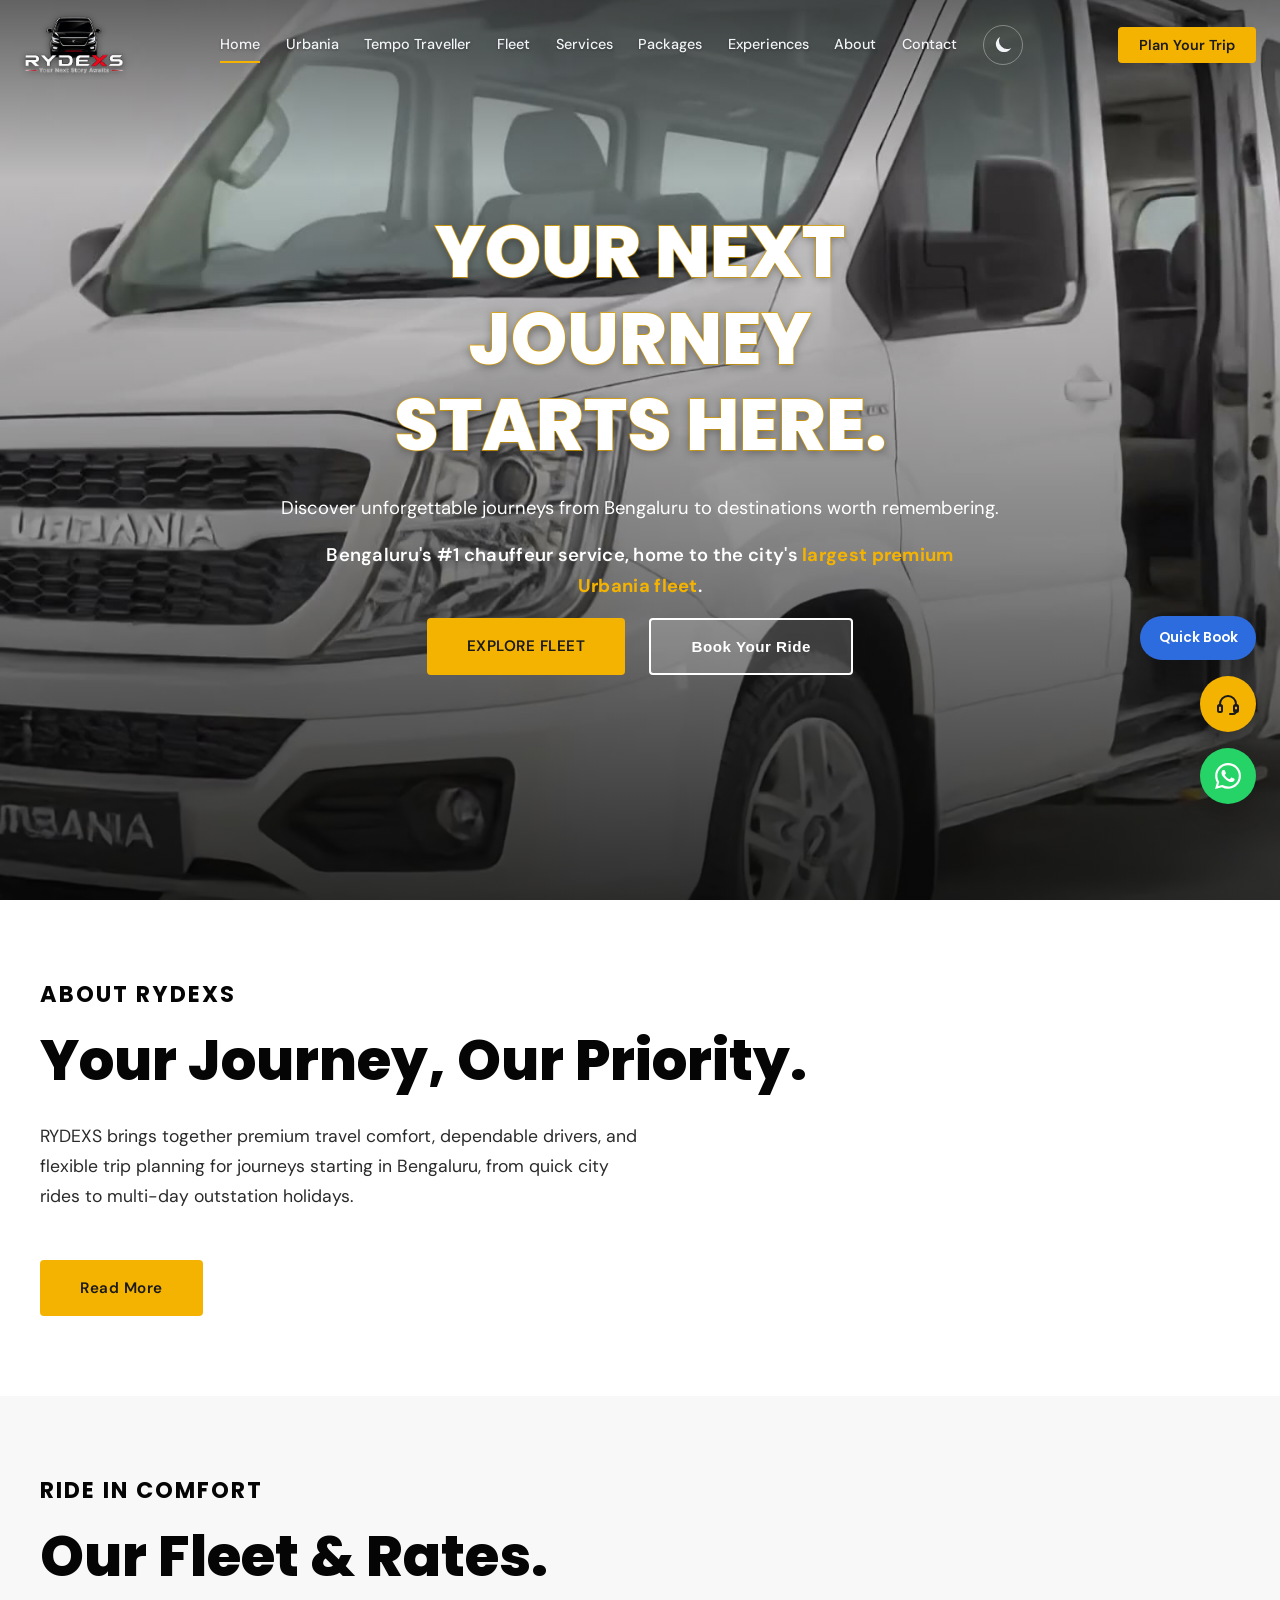
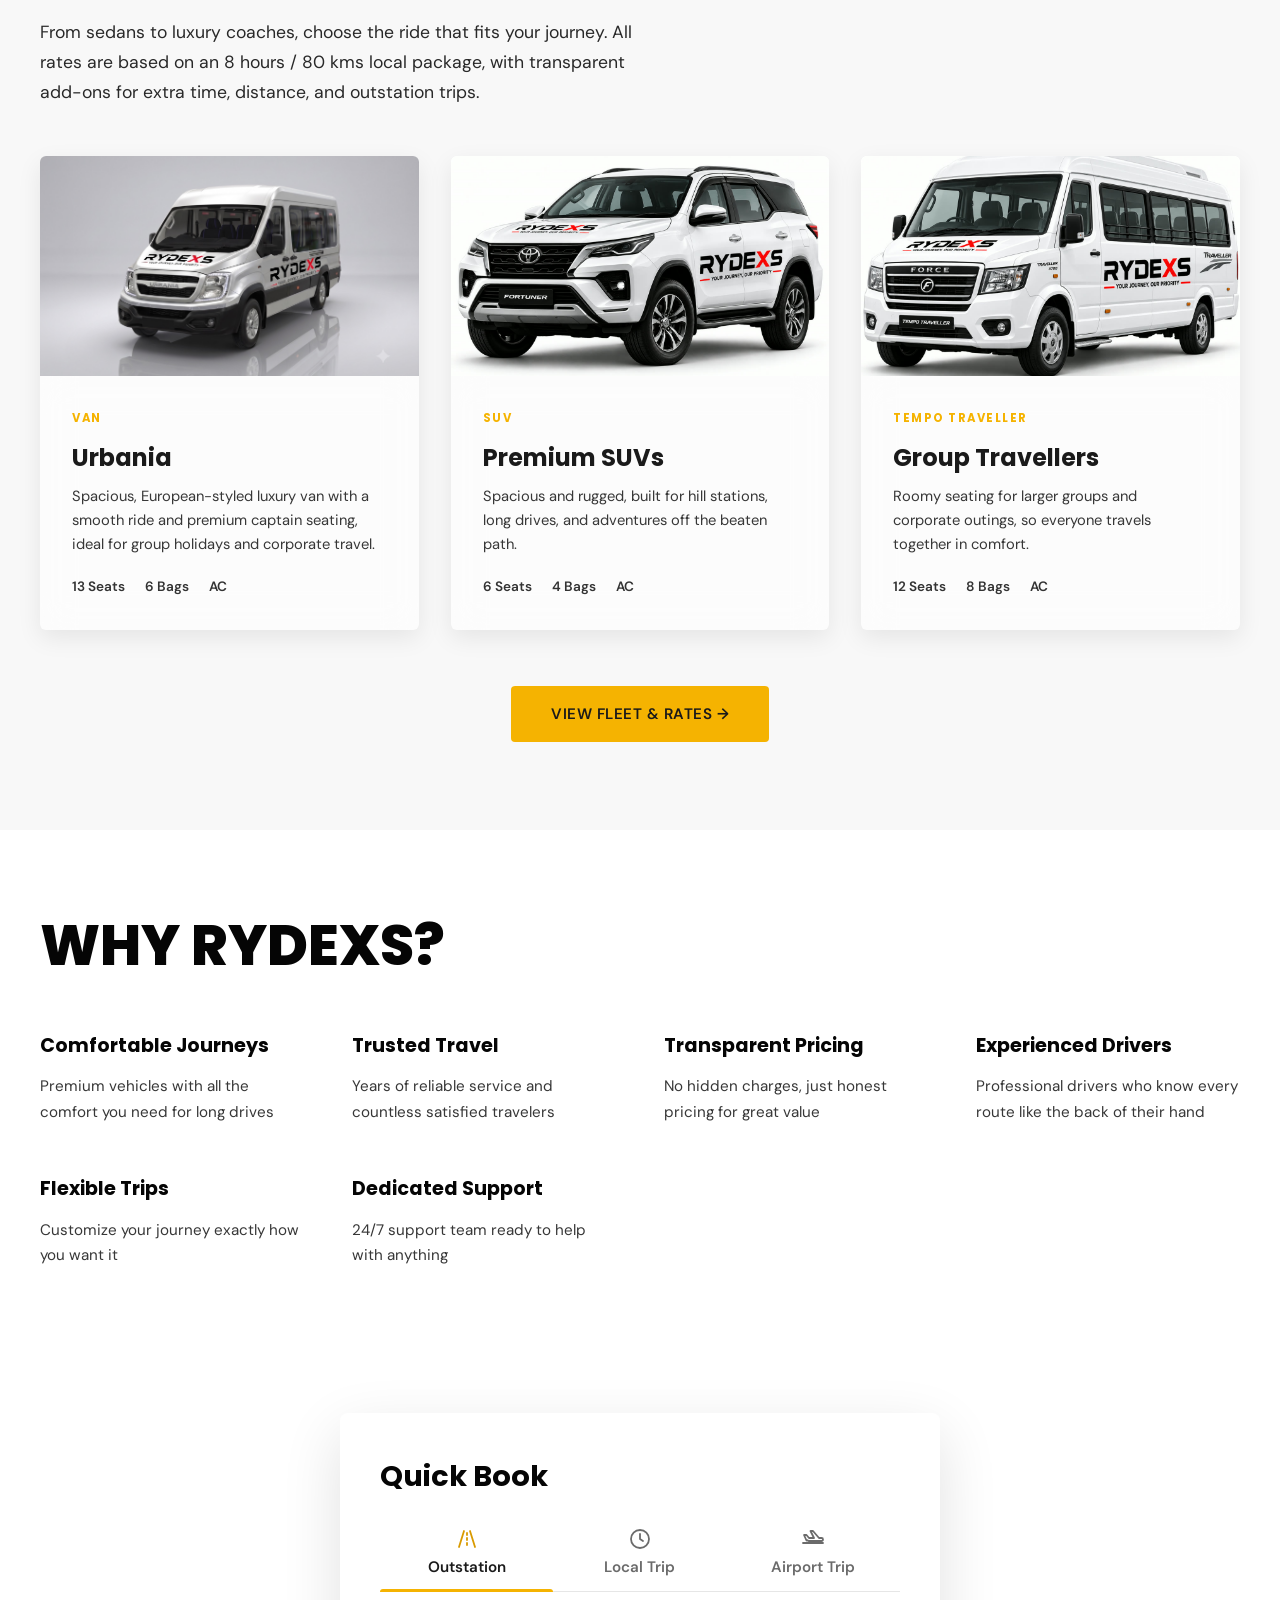
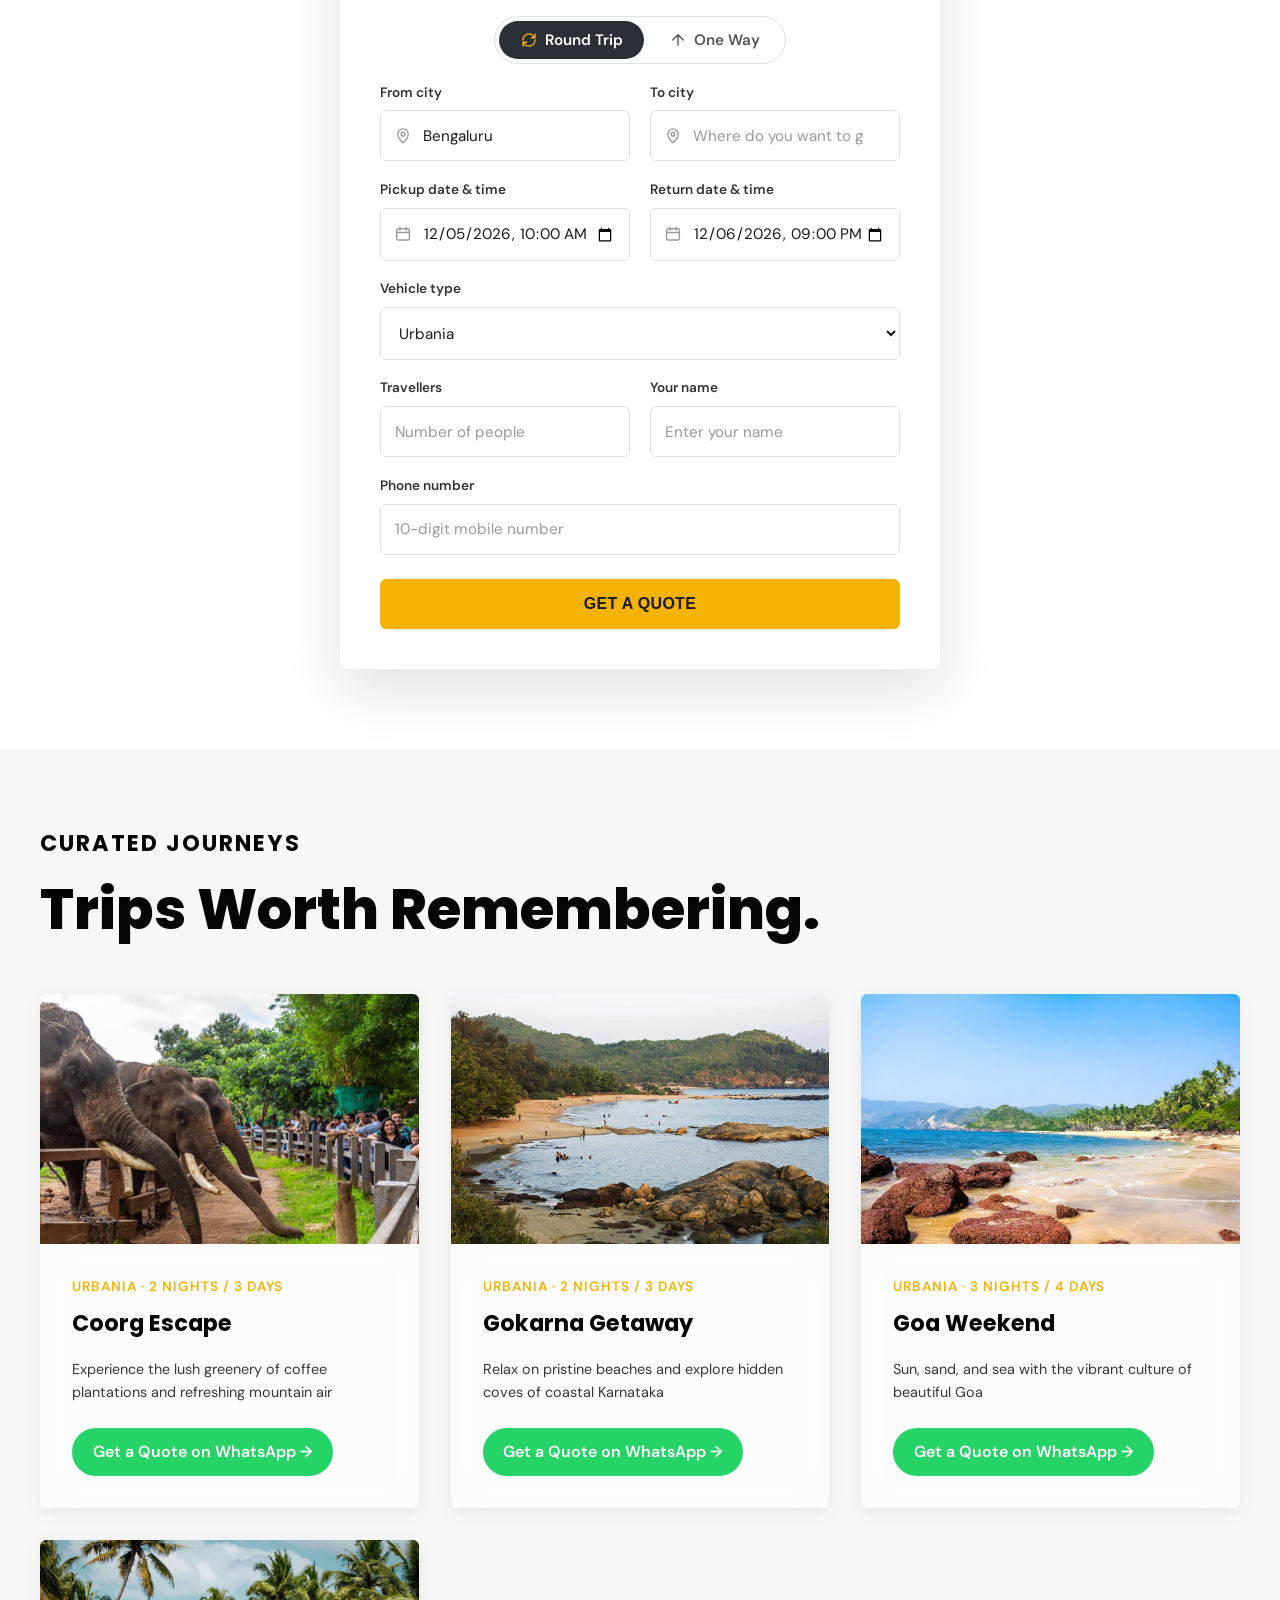
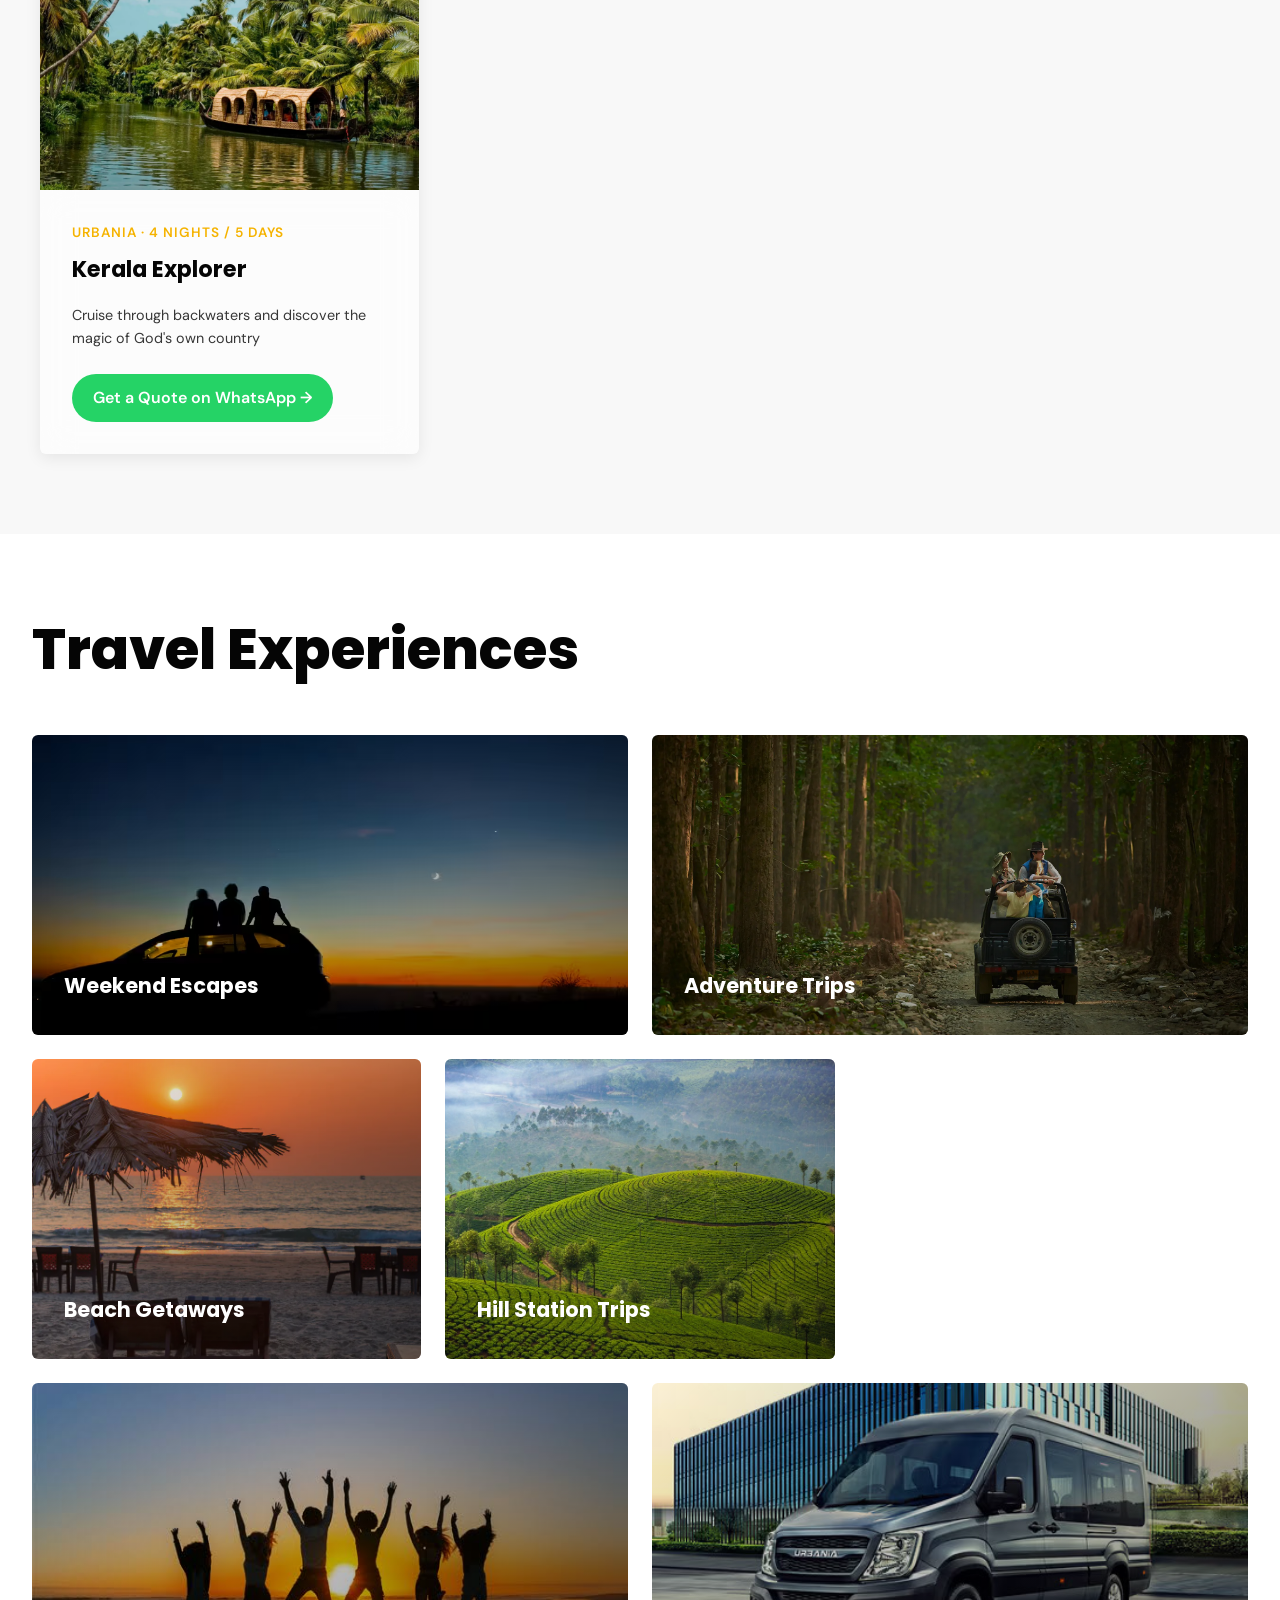
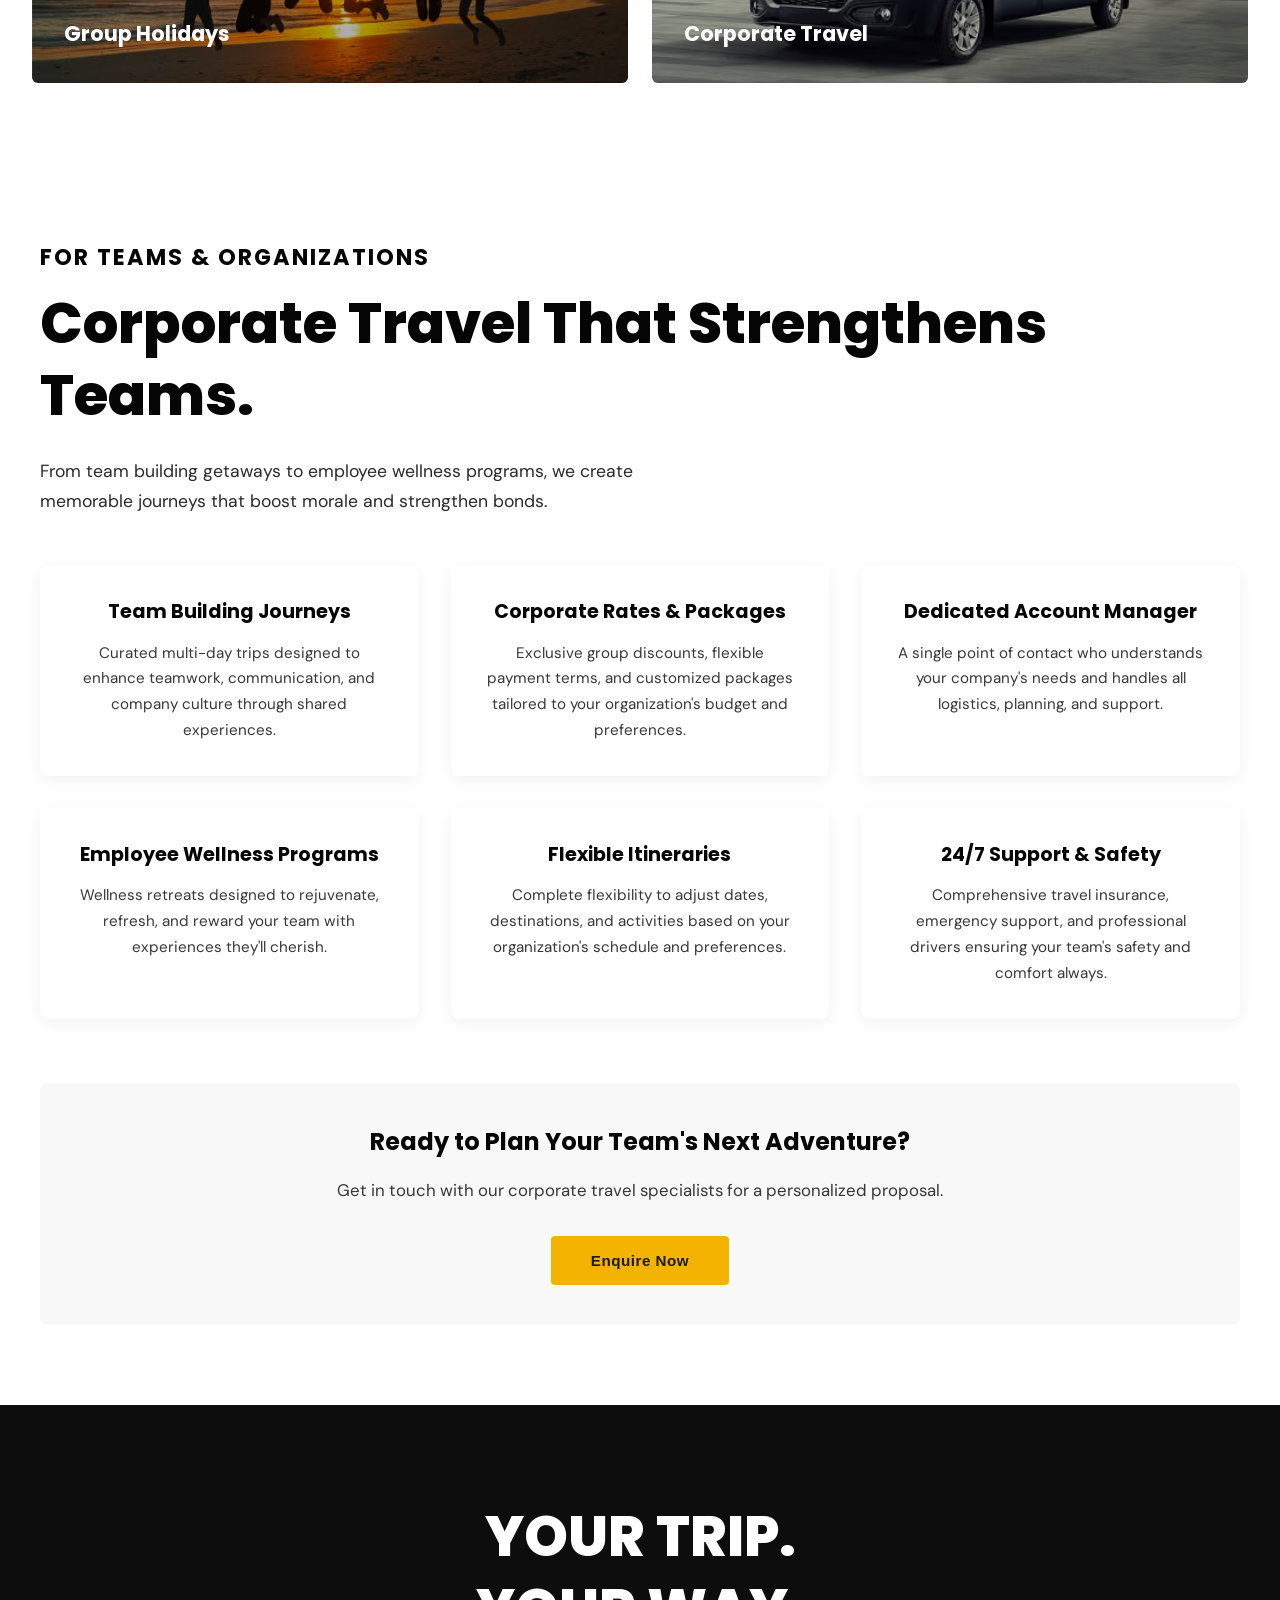
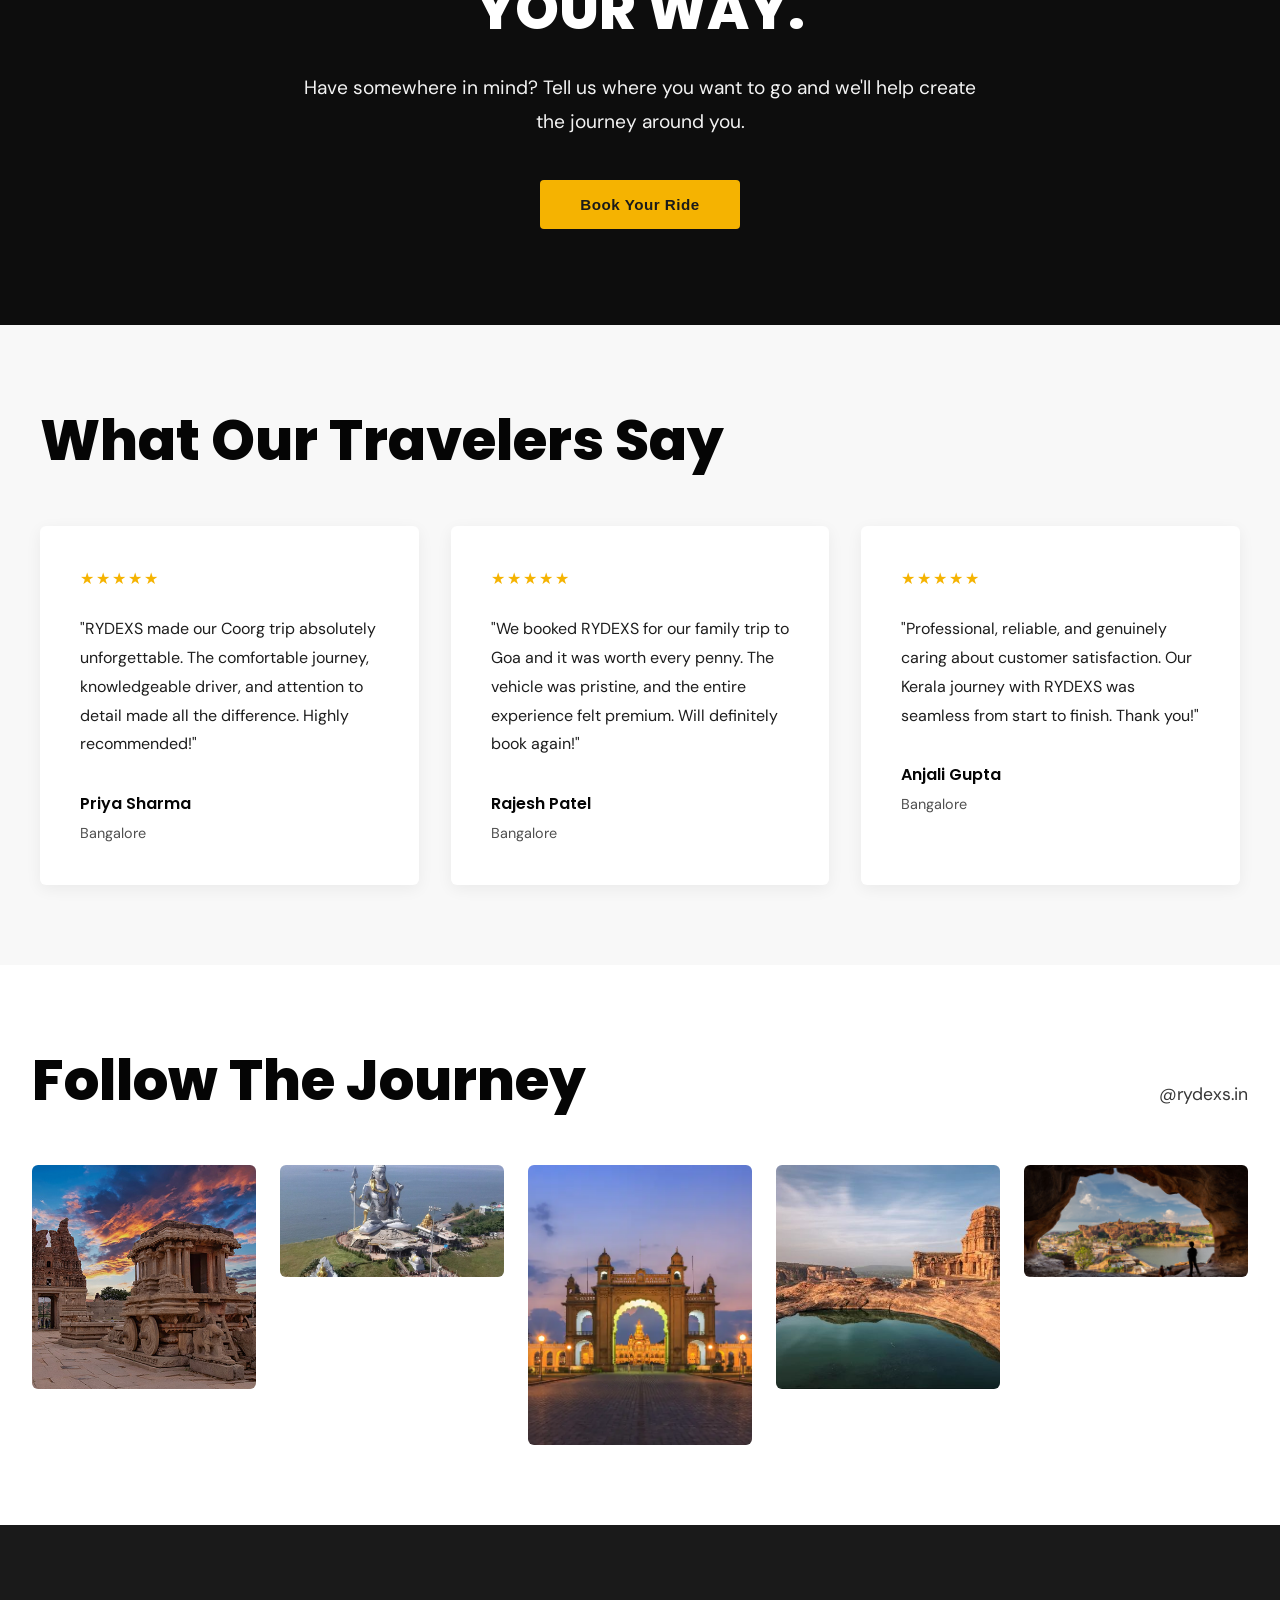
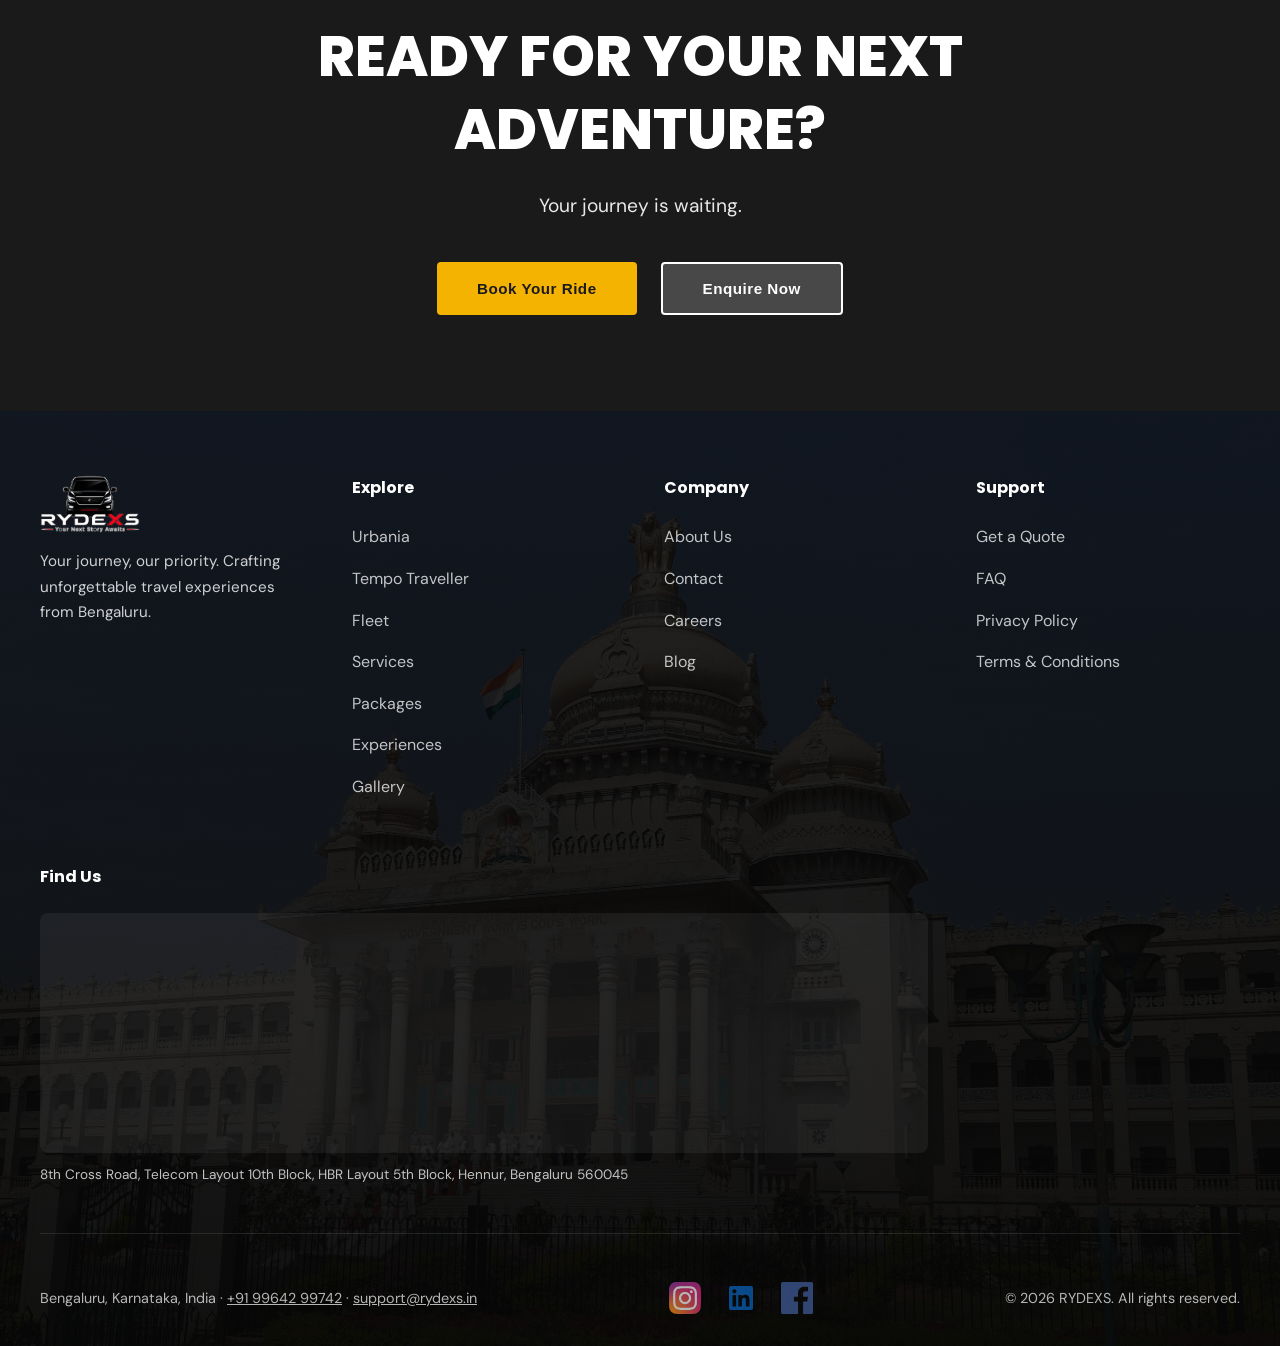
<file: frontend/index.html>
<!DOCTYPE html>
<html lang="en">
<head>
<!-- Google tag (gtag.js) -->
<script async src="https://www.googletagmanager.com/gtag/js?id=G-KVVBDQ8B1Z"></script>
<script>
  window.dataLayer = window.dataLayer || [];
  function gtag(){dataLayer.push(arguments);}
  gtag('js', new Date());

  gtag('config', 'G-KVVBDQ8B1Z');
</script>

  <meta charset="UTF-8">
  <meta name="viewport" content="width=device-width, initial-scale=1.0">
  <title>RYDEXS | Your Journey, Our Priority</title>
  <link href="https://fonts.googleapis.com/css2?family=DM+Sans:wght@400;500;600;700&family=Poppins:wght@600;700;800&display=swap" rel="stylesheet">
  <link rel="stylesheet" href="css/base.css">
  <link rel="stylesheet" href="css/home.css">
  <script src="js/supabase.js"></script>
  <script src="js/site.js"></script>
  <script src="js/planner.js" defer></script>
</head>
<body>
  <!-- NAVBAR -->
  <script>RYDEXS.header();</script>

  <!-- HERO -->
  <div class="hero-scroll-region" id="heroScrollRegion">
  <section class="hero" id="home">
    <div class="hero-bg">
      <video class="hero-video" src="images/white-urbania-hd.mp4" poster="images/white-urbania-hd-poster.jpg" autoplay muted loop playsinline webkit-playsinline preload="auto" disablepictureinpicture disableremoteplayback x-webkit-airplay="deny" tabindex="-1" aria-hidden="true"></video>
    </div>


    <!-- Hero lower section: Main content -->
    <div class="hero-lower">
      <div class="hero-content">
        <h1>
          <span class="hl hero-reveal" style="animation-delay: 0.1s;">YOUR NEXT</span>
          <span class="hl hero-reveal" style="animation-delay: 0.25s;">JOURNEY</span>
          <span class="hl hero-reveal" style="animation-delay: 0.4s;">STARTS HERE.</span>
        </h1>
        <p class="hero-reveal" style="animation-delay: 0.55s;">Discover unforgettable journeys from Bengaluru to destinations worth remembering.</p>
        <p class="hero-tagline hero-reveal" style="animation-delay: 0.62s;">Bengaluru's&nbsp;#1 chauffeur service, home to the city's <span class="hl-accent">largest premium Urbania fleet</span>.</p>
        <div class="hero-buttons hero-reveal" style="animation-delay: 0.7s;">
          <a href="fleet.html" class="btn btn-primary btn-nav-link">EXPLORE FLEET</a>
          <button class="btn btn-secondary">Book Your Ride</button>
        </div>
      </div>
    </div>
  </section>
  </div>

  <!-- ABOUT SNAPSHOT -->
  <section id="about-snapshot">
    <div style="max-width: 1200px; margin: 0 auto;">
      <div class="section-label">ABOUT RYDEXS</div>
      <h2 class="section-heading">Your Journey, Our Priority.</h2>
      <p class="section-subtitle">RYDEXS brings together premium travel comfort, dependable drivers, and flexible trip planning for journeys starting in Bengaluru, from quick city rides to multi-day outstation holidays.</p>
      <a href="about.html" class="btn btn-primary">Read More</a>
    </div>
  </section>

  <!-- OUR FLEET & RATES -->
  <section id="fleet" class="light-bg">
    <div style="max-width: 1200px; margin: 0 auto;">
      <div class="section-label">RIDE IN COMFORT</div>
      <h2 class="section-heading">Our Fleet & Rates.</h2>
      <p class="section-subtitle">From sedans to luxury coaches, choose the ride that fits your journey. All rates are based on an 8 hours / 80 kms local package, with transparent add-ons for extra time, distance, and outstation trips.</p>

      <div class="fleet-grid">
        <div class="fleet-card">
          <div class="fleet-card-img" style="background-image: url('images/rydexs-urbania-hero.jpg'); background-color: #fff;" role="img" aria-label="RYDEXS Force Urbania"></div>
          <div class="fleet-content">
            <span class="fleet-tag">Van</span>
            <div class="fleet-name">Urbania</div>
            <p class="fleet-desc">Spacious, European-styled luxury van with a smooth ride and premium captain seating, ideal for group holidays and corporate travel.</p>
            <div class="fleet-specs">
              <span>13 Seats</span>
              <span>6 Bags</span>
              <span>AC</span>
            </div>
          </div>
        </div>

        <div class="fleet-card">
          <div class="fleet-card-slider" data-slider>
            <div class="slide active" style="background-image: url('images/fleet/rydexs-toyota-fortuner.jpg'); background-color: #fff;"></div>
            <div class="slide" style="background-image: url('images/fleet/rydexs-toyota-innova-crysta.jpg'); background-color: #fff;"></div>
          </div>
          <div class="fleet-content">
            <span class="fleet-tag">SUV</span>
            <div class="fleet-name">Premium SUVs</div>
            <p class="fleet-desc">Spacious and rugged, built for hill stations, long drives, and adventures off the beaten path.</p>
            <div class="fleet-specs">
              <span>6 Seats</span>
              <span>4 Bags</span>
              <span>AC</span>
            </div>
          </div>
        </div>

        <div class="fleet-card">
          <div class="fleet-card-img" style="background-image: url('images/rydexs-tempo-traveller.jpg'); background-color: #fff;" role="img" aria-label="RYDEXS Force Tempo Traveller"></div>
          <div class="fleet-content">
            <span class="fleet-tag">Tempo Traveller</span>
            <div class="fleet-name">Group Travellers</div>
            <p class="fleet-desc">Roomy seating for larger groups and corporate outings, so everyone travels together in comfort.</p>
            <div class="fleet-specs">
              <span>12 Seats</span>
              <span>8 Bags</span>
              <span>AC</span>
            </div>
          </div>
        </div>
      </div>

      <div style="text-align: center; margin: 2.5rem 0 0.5rem;">
        <a href="fleet.html" class="btn btn-primary">VIEW FLEET &amp; RATES →</a>
      </div>
    </div>
  </section>


  <!-- WHY RYDEXS -->
  <section id="about">
    <div style="max-width: 1200px; margin: 0 auto;">
      <h2 class="section-heading">WHY RYDEXS?</h2>

      <div class="benefits">
        <div class="benefit">
          <h4>Comfortable Journeys</h4>
          <p>Premium vehicles with all the comfort you need for long drives</p>
        </div>
        <div class="benefit">
          <h4>Trusted Travel</h4>
          <p>Years of reliable service and countless satisfied travelers</p>
        </div>
        <div class="benefit">
          <h4>Transparent Pricing</h4>
          <p>No hidden charges, just honest pricing for great value</p>
        </div>
        <div class="benefit">
          <h4>Experienced Drivers</h4>
          <p>Professional drivers who know every route like the back of their hand</p>
        </div>
        <div class="benefit">
          <h4>Flexible Trips</h4>
          <p>Customize your journey exactly how you want it</p>
        </div>
        <div class="benefit">
          <h4>Dedicated Support</h4>
          <p>24/7 support team ready to help with anything</p>
        </div>
      </div>
    </div>
  </section>

  <!-- TRIP PLANNER CARD -->
  <div class="planner-container" id="planner">
    <div class="planner-card" data-trip-planner data-title="Quick Book"></div>
  </div>

  <!-- FEATURED JOURNEYS -->
  <section id="packages" class="light-bg">
    <div style="max-width: 1200px; margin: 0 auto;">
      <div class="section-label">CURATED JOURNEYS</div>
      <h2 class="section-heading">Trips Worth Remembering.</h2>

      <div class="journeys-grid">
        <div class="journey-card">
          <div class="journey-img" style="background-image: url('coorg.png');"></div>
          <div class="journey-body">
            <div class="journey-meta">URBANIA · 2 NIGHTS / 3 DAYS</div>
            <h4 class="journey-title">Coorg Escape</h4>
            <p class="journey-desc">Experience the lush greenery of coffee plantations and refreshing mountain air</p>
            <a href="https://wa.me/919964299742" target="_blank" rel="noopener" class="journey-link">Get a Quote on WhatsApp →</a>
          </div>
        </div>

        <div class="journey-card">
          <div class="journey-img" style="background-image: url('gokarna.jpg');"></div>
          <div class="journey-body">
            <div class="journey-meta">URBANIA · 2 NIGHTS / 3 DAYS</div>
            <h4 class="journey-title">Gokarna Getaway</h4>
            <p class="journey-desc">Relax on pristine beaches and explore hidden coves of coastal Karnataka</p>
            <a href="https://wa.me/919964299742" target="_blank" rel="noopener" class="journey-link">Get a Quote on WhatsApp →</a>
          </div>
        </div>

        <div class="journey-card">
          <div class="journey-img" style="background-image: url('goa.jpg');"></div>
          <div class="journey-body">
            <div class="journey-meta">URBANIA · 3 NIGHTS / 4 DAYS</div>
            <h4 class="journey-title">Goa Weekend</h4>
            <p class="journey-desc">Sun, sand, and sea with the vibrant culture of beautiful Goa</p>
            <a href="https://wa.me/919964299742" target="_blank" rel="noopener" class="journey-link">Get a Quote on WhatsApp →</a>
          </div>
        </div>

        <div class="journey-card">
          <div class="journey-img" style="background-image: url('kerala.png');"></div>
          <div class="journey-body">
            <div class="journey-meta">URBANIA · 4 NIGHTS / 5 DAYS</div>
            <h4 class="journey-title">Kerala Explorer</h4>
            <p class="journey-desc">Cruise through backwaters and discover the magic of God's own country</p>
            <a href="https://wa.me/919964299742" target="_blank" rel="noopener" class="journey-link">Get a Quote on WhatsApp →</a>
          </div>
        </div>
      </div>
    </div>
  </section>

  <!-- TRAVEL EXPERIENCES -->
  <section id="experiences">
    <div style="max-width: 1400px; margin: 0 auto;">
      <h2 class="section-heading">Travel Experiences</h2>

      <div class="experiences-grid">
        <div class="experience-card" style="background-image: url('Weekend Escapes.cms');">
          <div class="experience-label">Weekend Escapes</div>
        </div>

        <div class="experience-card" style="background-image: url('Adventure Trips.webp');">
          <div class="experience-label">Adventure Trips</div>
        </div>

        <div class="experience-card" style="background-image: url('Beach Getaways.webp');">
          <div class="experience-label">Beach Getaways</div>
        </div>

        <div class="experience-card" style="background-image: url('Hill Station Trips.jpg');">
          <div class="experience-label">Hill Station Trips</div>
        </div>

        <div class="experience-card" style="background-image: url('images.jpeg');">
          <div class="experience-label">Group Holidays</div>
        </div>

        <div class="experience-card" style="background-image: url('force-urbania.jpg');">
          <div class="experience-label">Corporate Travel</div>
        </div>
      </div>
    </div>
  </section>

  <!-- CORPORATE TRAVEL FOR EMPLOYEES -->
  <section id="corporate">
    <div style="max-width: 1200px; margin: 0 auto;">
      <div class="section-label">FOR TEAMS & ORGANIZATIONS</div>
      <h2 class="section-heading">Corporate Travel That Strengthens Teams.</h2>
      <p class="section-subtitle">From team building getaways to employee wellness programs, we create memorable journeys that boost morale and strengthen bonds.</p>

      <div style="display: grid; grid-template-columns: repeat(auto-fit, minmax(280px, 1fr)); gap: 2rem; margin-top: 3rem;">
        <div class="corporate-card">
          <h4>Team Building Journeys</h4>
          <p>Curated multi-day trips designed to enhance teamwork, communication, and company culture through shared experiences.</p>
        </div>

        <div class="corporate-card">
          <h4>Corporate Rates & Packages</h4>
          <p>Exclusive group discounts, flexible payment terms, and customized packages tailored to your organization's budget and preferences.</p>
        </div>

        <div class="corporate-card">
          <h4>Dedicated Account Manager</h4>
          <p>A single point of contact who understands your company's needs and handles all logistics, planning, and support.</p>
        </div>

        <div class="corporate-card">
          <h4>Employee Wellness Programs</h4>
          <p>Wellness retreats designed to rejuvenate, refresh, and reward your team with experiences they'll cherish.</p>
        </div>

        <div class="corporate-card">
          <h4>Flexible Itineraries</h4>
          <p>Complete flexibility to adjust dates, destinations, and activities based on your organization's schedule and preferences.</p>
        </div>

        <div class="corporate-card">
          <h4>24/7 Support & Safety</h4>
          <p>Comprehensive travel insurance, emergency support, and professional drivers ensuring your team's safety and comfort always.</p>
        </div>
      </div>

      <div class="corp-cta-box" style="margin-top: 4rem; padding: 2.5rem; background: #f8f8f8; border-radius: 8px; text-align: center;">
        <h3 style="font-family: 'Poppins', sans-serif; font-size: 1.5rem; margin-bottom: 1rem;">Ready to Plan Your Team's Next Adventure?</h3>
        <p style="opacity: 0.8; margin-bottom: 2rem; font-size: 1.05rem;">Get in touch with our corporate travel specialists for a personalized proposal.</p>
        <button class="btn btn-primary">Enquire Now</button>
      </div>
    </div>
  </section>

  <!-- CUSTOM TRIP CTA -->
  <section class="custom-cta dark-bg">
    <div class="custom-cta-content">
      <h2>YOUR TRIP.<br>YOUR WAY.</h2>
      <p>Have somewhere in mind? Tell us where you want to go and we'll help create the journey around you.</p>
      <button class="btn btn-primary">Book Your Ride</button>
    </div>
  </section>

  <!-- TESTIMONIALS -->
  <section class="light-bg">
    <div style="max-width: 1200px; margin: 0 auto;">
      <h2 class="section-heading">What Our Travelers Say</h2>

      <div class="testimonials-grid">
        <div class="testimonial">
          <div class="testimonial-rating">★★★★★</div>
          <p class="testimonial-text">"RYDEXS made our Coorg trip absolutely unforgettable. The comfortable journey, knowledgeable driver, and attention to detail made all the difference. Highly recommended!"</p>
          <p class="testimonial-author">Priya Sharma</p>
          <p class="testimonial-role">Bangalore</p>
        </div>

        <div class="testimonial">
          <div class="testimonial-rating">★★★★★</div>
          <p class="testimonial-text">"We booked RYDEXS for our family trip to Goa and it was worth every penny. The vehicle was pristine, and the entire experience felt premium. Will definitely book again!"</p>
          <p class="testimonial-author">Rajesh Patel</p>
          <p class="testimonial-role">Bangalore</p>
        </div>

        <div class="testimonial">
          <div class="testimonial-rating">★★★★★</div>
          <p class="testimonial-text">"Professional, reliable, and genuinely caring about customer satisfaction. Our Kerala journey with RYDEXS was seamless from start to finish. Thank you!"</p>
          <p class="testimonial-author">Anjali Gupta</p>
          <p class="testimonial-role">Bangalore</p>
        </div>
      </div>
    </div>
  </section>

  <!-- GALLERY -->
  <section id="gallery">
    <div style="max-width: 1400px; margin: 0 auto;">
      <div style="display: flex; align-items: baseline; justify-content: space-between; flex-wrap: wrap; gap: 1rem; margin-bottom: 3rem;">
        <h2 class="section-heading" style="margin-bottom: 0;">Follow The Journey</h2>
        <p style="font-size: 1.1rem; opacity: 0.8;">@rydexs.in</p>
      </div>

      <div class="gallery-grid">
        <div class="gallery-item" style="background-image: url('pic-cap-1.jpg');">
          <div class="gallery-icon"></div>
        </div>
        <div class="gallery-item" style="background-image: url('temple-big-shiva.jpg');">
          <div class="gallery-icon"></div>
        </div>
        <div class="gallery-item" style="background-image: url('karnataka-home-banner.webp');">
          <div class="gallery-icon"></div>
        </div>
        <div class="gallery-item" style="background-image: url('Badami-Cave-Temples-2-e1751296647402.jpg');">
          <div class="gallery-icon"></div>
        </div>
        <div class="gallery-item" style="background-image: url('Karnataka-Tourism-Society-Membership-1.jpg');">
          <div class="gallery-icon"></div>
        </div>
      </div>
    </div>
  </section>

  <!-- FINAL CTA -->
  <section class="dark-bg" style="padding: 6rem 2rem; text-align: center;">
    <div style="max-width: 700px; margin: 0 auto;">
      <h2 class="section-heading" style="color: white;">READY FOR YOUR NEXT ADVENTURE?</h2>
      <p style="color: rgba(255, 255, 255, 0.9); font-size: 1.2rem; margin-bottom: 2.5rem;">Your journey is waiting.</p>
      <div style="display: flex; gap: 1.5rem; justify-content: center; flex-wrap: wrap;">
        <button class="btn btn-primary">Book Your Ride</button>
        <button class="btn btn-secondary">Enquire Now</button>
      </div>
    </div>
  </section>

  <!-- FOOTER -->
  <script>RYDEXS.footer();</script>

  <script>
    // Hero rotation video: always plays, muted, on a loop (no play button on phones)
    const heroVideo = document.querySelector('.hero-video');
    if (heroVideo) {
      // iOS only autoplays videos that are muted and inline, so set both again from script
      heroVideo.muted = true;
      heroVideo.defaultMuted = true;
      heroVideo.playsInline = true;

      const startVideo = () => {
        if (!heroVideo.paused) return;
        const attempt = heroVideo.play();
        if (attempt) attempt.catch(() => {}); // blocked (e.g. iPhone Low Power Mode): retried below
      };
      startVideo();
      heroVideo.addEventListener('canplay', startVideo);
      // If the phone blocked autoplay, start on the visitor's first touch, tap or scroll
      ['touchstart', 'click', 'scroll', 'keydown'].forEach(type =>
        window.addEventListener(type, startVideo, { passive: true }));
      // Resume if the browser paused it (tab switched, app backgrounded, etc.)
      heroVideo.addEventListener('pause', () => setTimeout(startVideo, 300));
      document.addEventListener('visibilitychange', () => { if (!document.hidden) startVideo(); });

      // Fade to the backdrop around the loop point so the jump from last frame to first isn't visible
      const FADE_SECONDS = 0.4;
      let reachedEnd = false; // don't hide the poster/first play while the video is still starting
      const watchLoop = () => {
        if (heroVideo.duration) {
          const t = heroVideo.currentTime;
          if (t > heroVideo.duration - FADE_SECONDS) reachedEnd = true;
          heroVideo.classList.toggle('is-looping', reachedEnd && (t > heroVideo.duration - FADE_SECONDS || t < 0.12));
        }
        requestAnimationFrame(watchLoop);
      };
      requestAnimationFrame(watchLoop);
    }

    // "Plan your trip" style buttons on this page scroll to the trip planner card
    document.querySelectorAll('button.btn').forEach(btn => {
      btn.addEventListener('click', () => {
        document.querySelector('.planner-card')?.scrollIntoView({ behavior: 'smooth' });
      });
    });



    // Fleet card photo sliders (crossfade between images)
    document.querySelectorAll('[data-slider]').forEach(slider => {
      const slides = slider.querySelectorAll('.slide');
      if (slides.length < 2) return;
      let i = 0;
      setInterval(() => {
        slides[i].classList.remove('active');
        i = (i + 1) % slides.length;
        slides[i].classList.add('active');
      }, 3500);
    });
  </script>
</body>
</html>
</file>
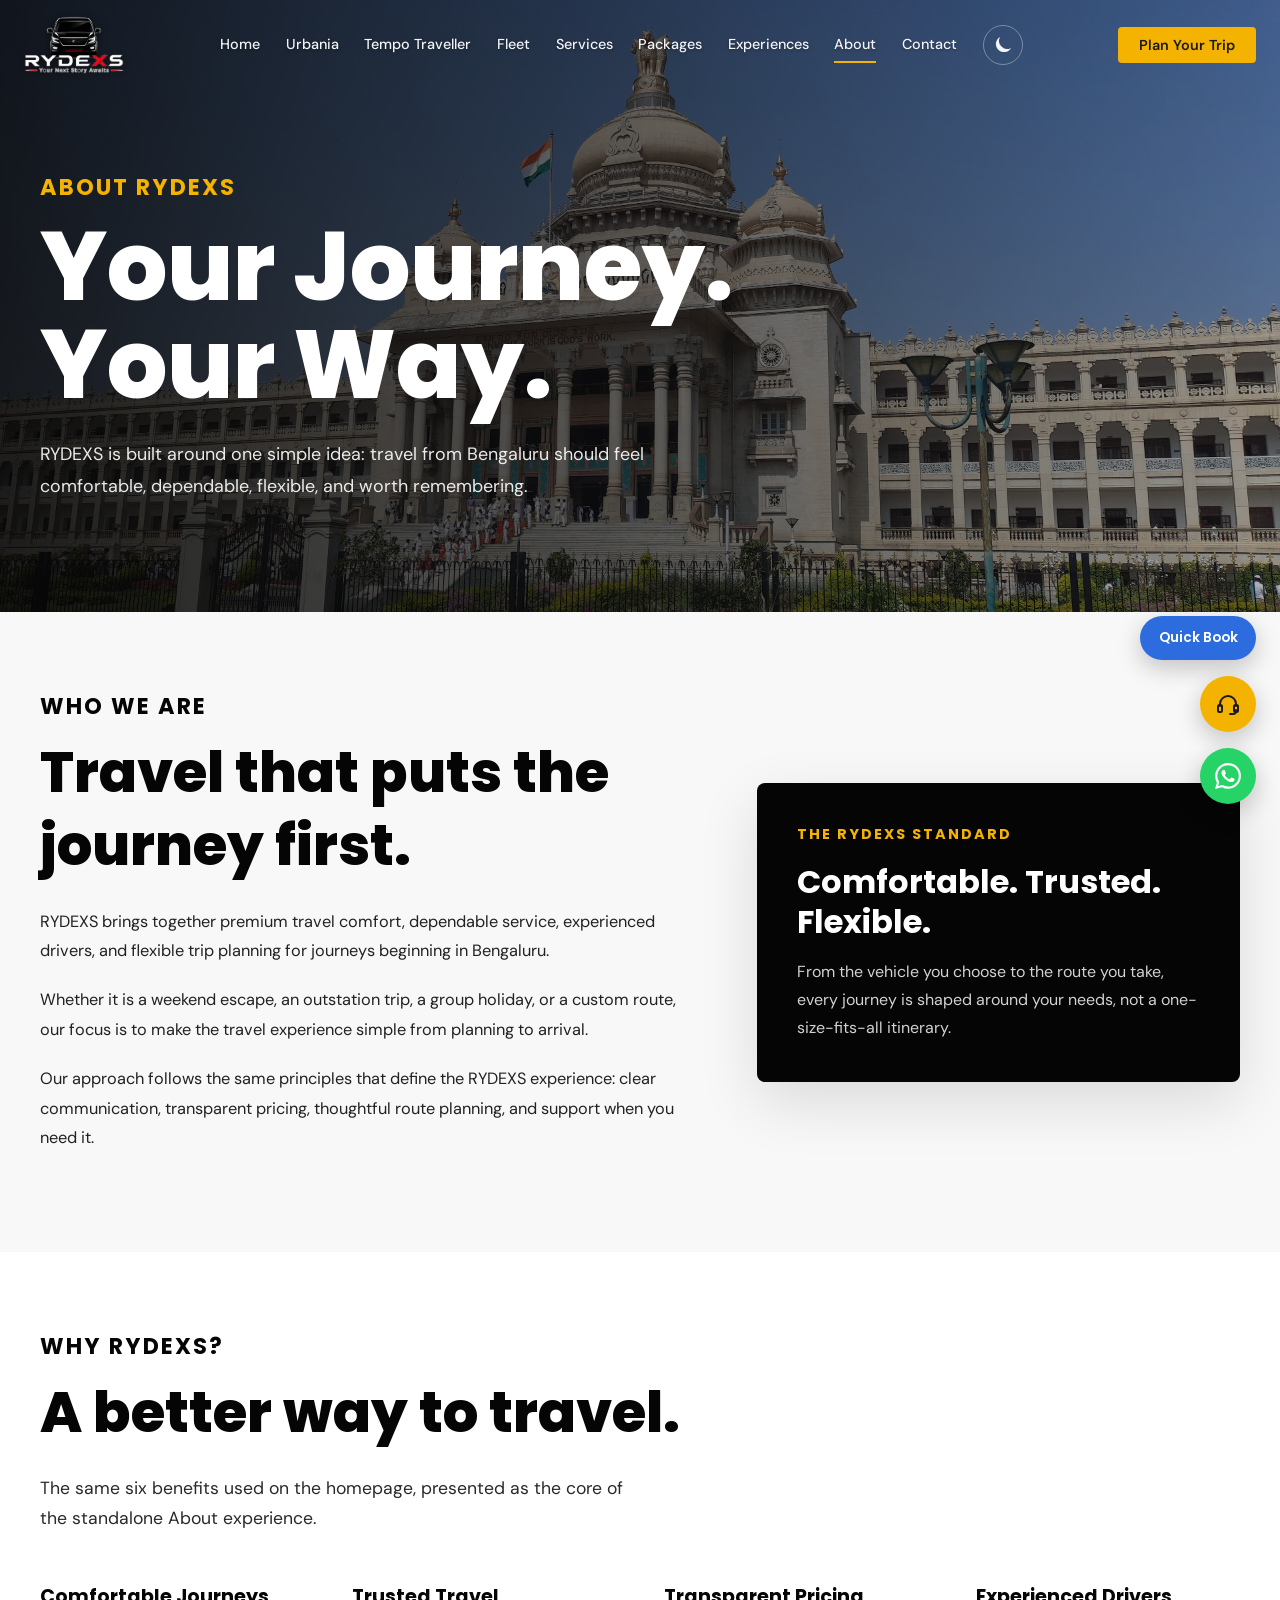
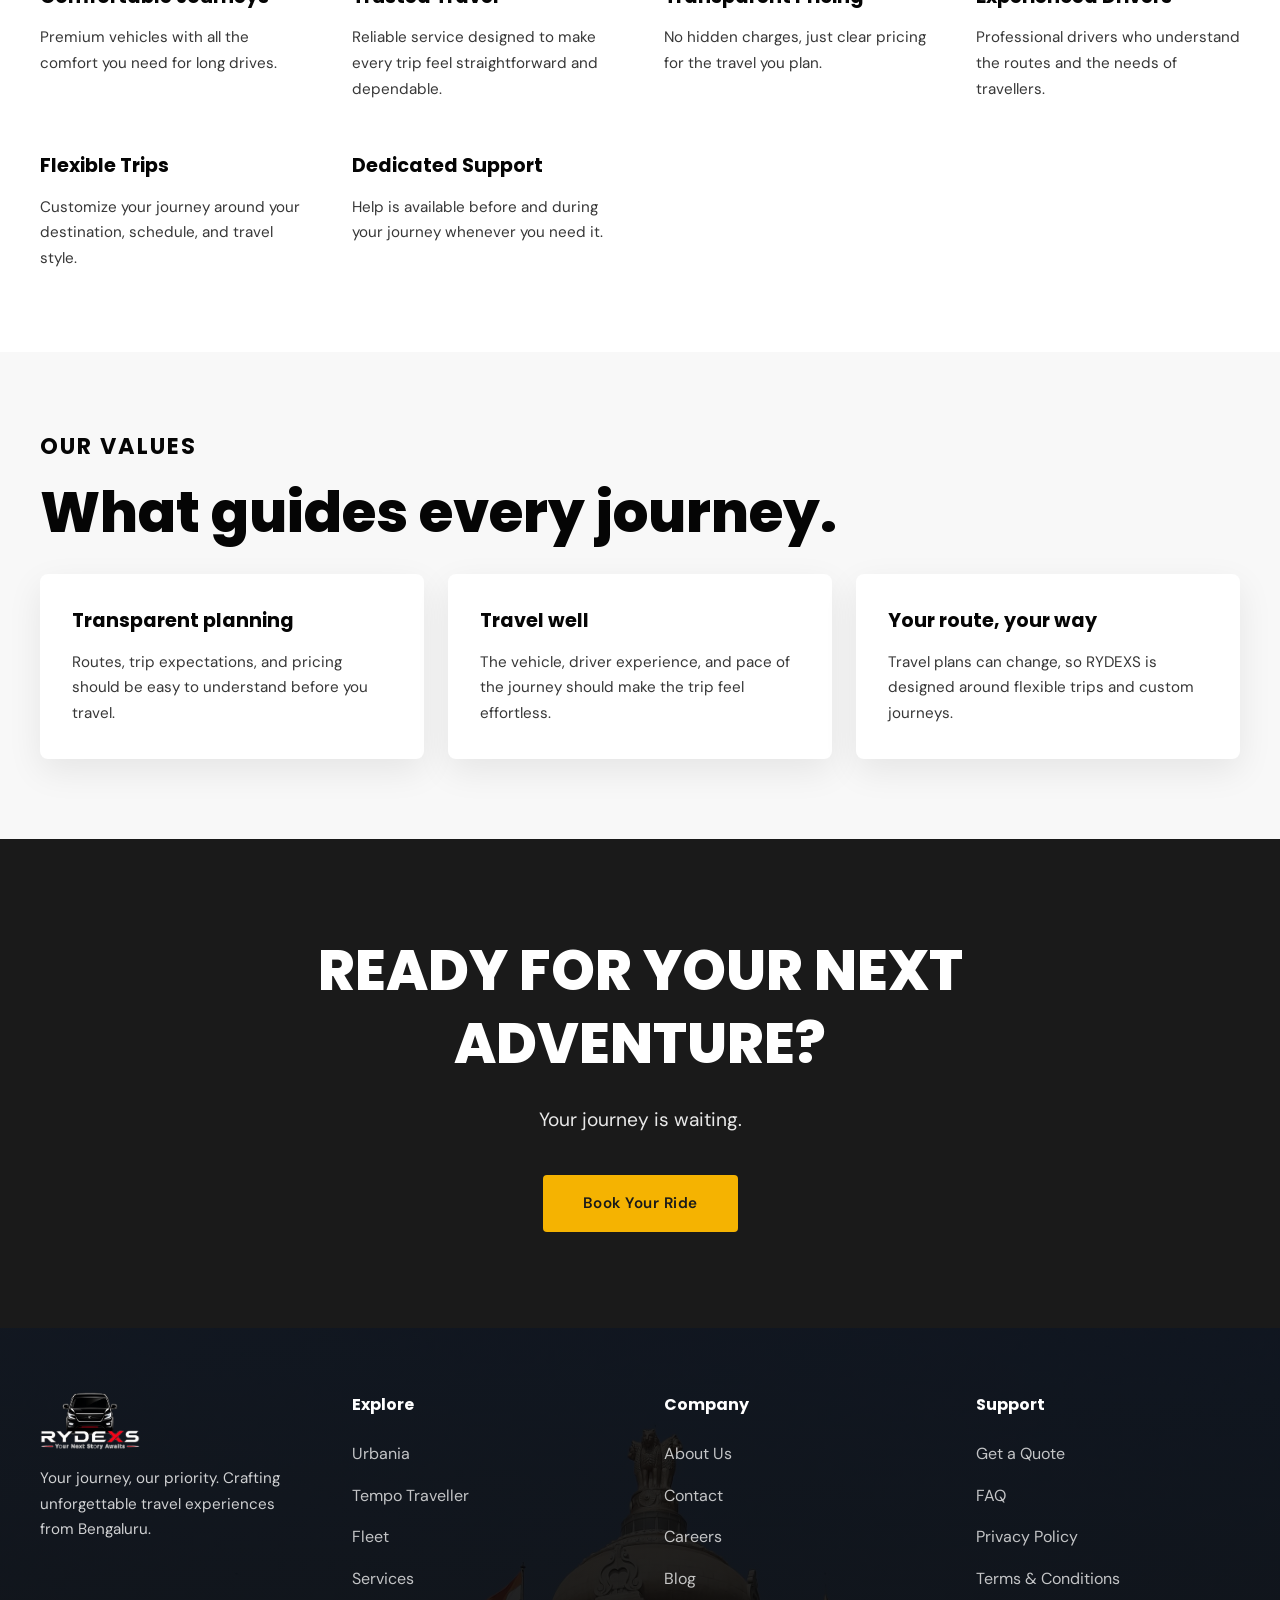
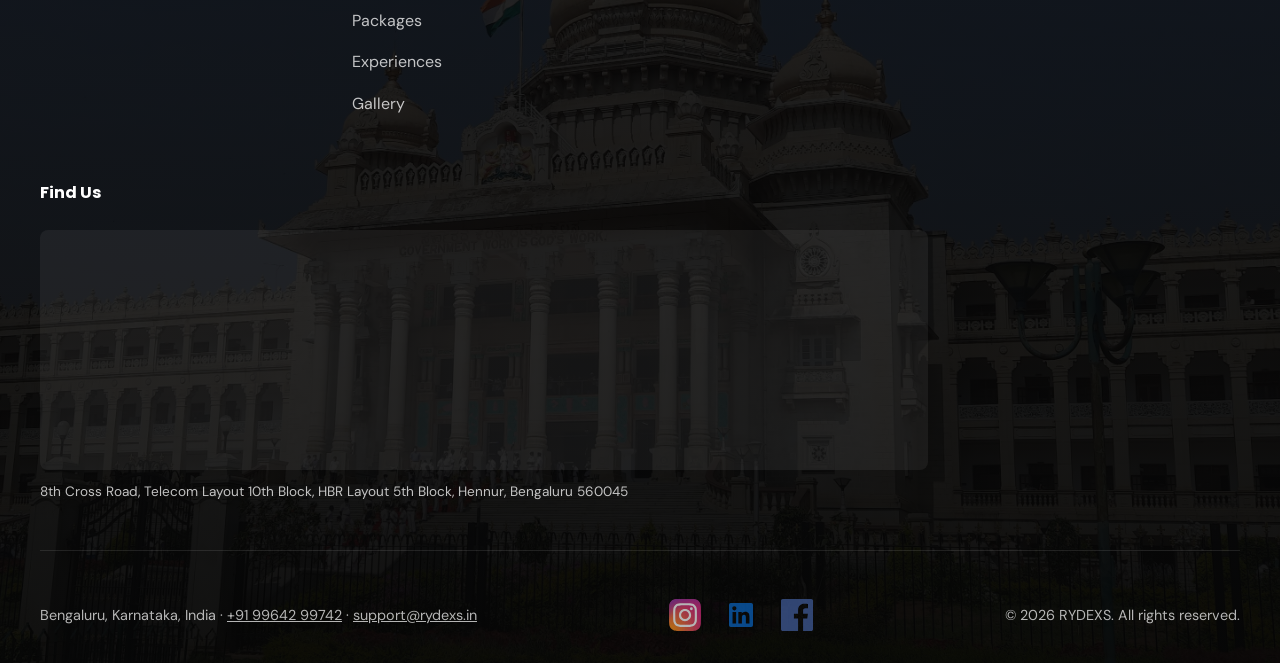
<file: frontend/about.html>
<!DOCTYPE html><html lang="en"><head>
<!-- Google tag (gtag.js) -->
<script async src="https://www.googletagmanager.com/gtag/js?id=G-KVVBDQ8B1Z"></script>
<script>
  window.dataLayer = window.dataLayer || [];
  function gtag(){dataLayer.push(arguments);}
  gtag('js', new Date());

  gtag('config', 'G-KVVBDQ8B1Z');
</script>
<meta charset="UTF-8"><meta name="viewport" content="width=device-width, initial-scale=1.0"><meta name="description" content="About RYDEXS travel experiences from Bengaluru."><title>About | RYDEXS</title><link href="https://fonts.googleapis.com/css2?family=DM+Sans:wght@400;500;600;700&family=Poppins:wght@600;700;800&display=swap" rel="stylesheet"><link rel="stylesheet" href="css/base.css">
  <link rel="stylesheet" href="css/home.css">
  <script src="js/supabase.js"></script>
  <script src="js/site.js"></script>
</head><body><script>RYDEXS.header();</script><main>
<section class="page-hero"><div class="page-hero-content"><div class="section-label">ABOUT RYDEXS</div><h1>Your Journey.<br>Your Way.</h1><p>RYDEXS is built around one simple idea: travel from Bengaluru should feel comfortable, dependable, flexible, and worth remembering.</p></div></section>
<section class="light-bg"><div style="max-width:1200px;margin:0 auto;"><div class="about-intro"><div class="about-copy"><div class="section-label">WHO WE ARE</div><h2 class="section-heading">Travel that puts the journey first.</h2><p>RYDEXS brings together premium travel comfort, dependable service, experienced drivers, and flexible trip planning for journeys beginning in Bengaluru.</p><p>Whether it is a weekend escape, an outstation trip, a group holiday, or a custom route, our focus is to make the travel experience simple from planning to arrival.</p><p>Our approach follows the same principles that define the RYDEXS experience: clear communication, transparent pricing, thoughtful route planning, and support when you need it.</p></div><div class="about-panel"><div class="panel-label">THE RYDEXS STANDARD</div><h3>Comfortable. Trusted. Flexible.</h3><p>From the vehicle you choose to the route you take, every journey is shaped around your needs, not a one-size-fits-all itinerary.</p></div></div></div></section>
<section id="about"><div style="max-width:1200px;margin:0 auto;"><div class="section-label">WHY RYDEXS?</div><h2 class="section-heading">A better way to travel.</h2><p class="section-subtitle">The same six benefits used on the homepage, presented as the core of the standalone About experience.</p><div class="benefits"><div class="benefit"><h4>Comfortable Journeys</h4><p>Premium vehicles with all the comfort you need for long drives.</p></div><div class="benefit"><h4>Trusted Travel</h4><p>Reliable service designed to make every trip feel straightforward and dependable.</p></div><div class="benefit"><h4>Transparent Pricing</h4><p>No hidden charges, just clear pricing for the travel you plan.</p></div><div class="benefit"><h4>Experienced Drivers</h4><p>Professional drivers who understand the routes and the needs of travellers.</p></div><div class="benefit"><h4>Flexible Trips</h4><p>Customize your journey around your destination, schedule, and travel style.</p></div><div class="benefit"><h4>Dedicated Support</h4><p>Help is available before and during your journey whenever you need it.</p></div></div></div></section>
<section class="light-bg"><div style="max-width:1200px;margin:0 auto;"><div class="section-label">OUR VALUES</div><h2 class="section-heading">What guides every journey.</h2><div class="values-grid"><article class="value-card"><h4>Transparent planning</h4><p>Routes, trip expectations, and pricing should be easy to understand before you travel.</p></article><article class="value-card"><h4>Travel well</h4><p>The vehicle, driver experience, and pace of the journey should make the trip feel effortless.</p></article><article class="value-card"><h4>Your route, your way</h4><p>Travel plans can change, so RYDEXS is designed around flexible trips and custom journeys.</p></article></div></div></section>
<section class="dark-bg" style="padding:6rem 2rem;text-align:center;"><div style="max-width:700px;margin:0 auto;"><h2 class="section-heading" style="color:white;">READY FOR YOUR NEXT ADVENTURE?</h2><p style="color:rgba(255,255,255,.9);font-size:1.2rem;margin-bottom:2.5rem;">Your journey is waiting.</p><a href="contact.html#planner" class="btn btn-primary">Book Your Ride</a></div></section></main><script>RYDEXS.footer();</script>
</body></html>
</file>
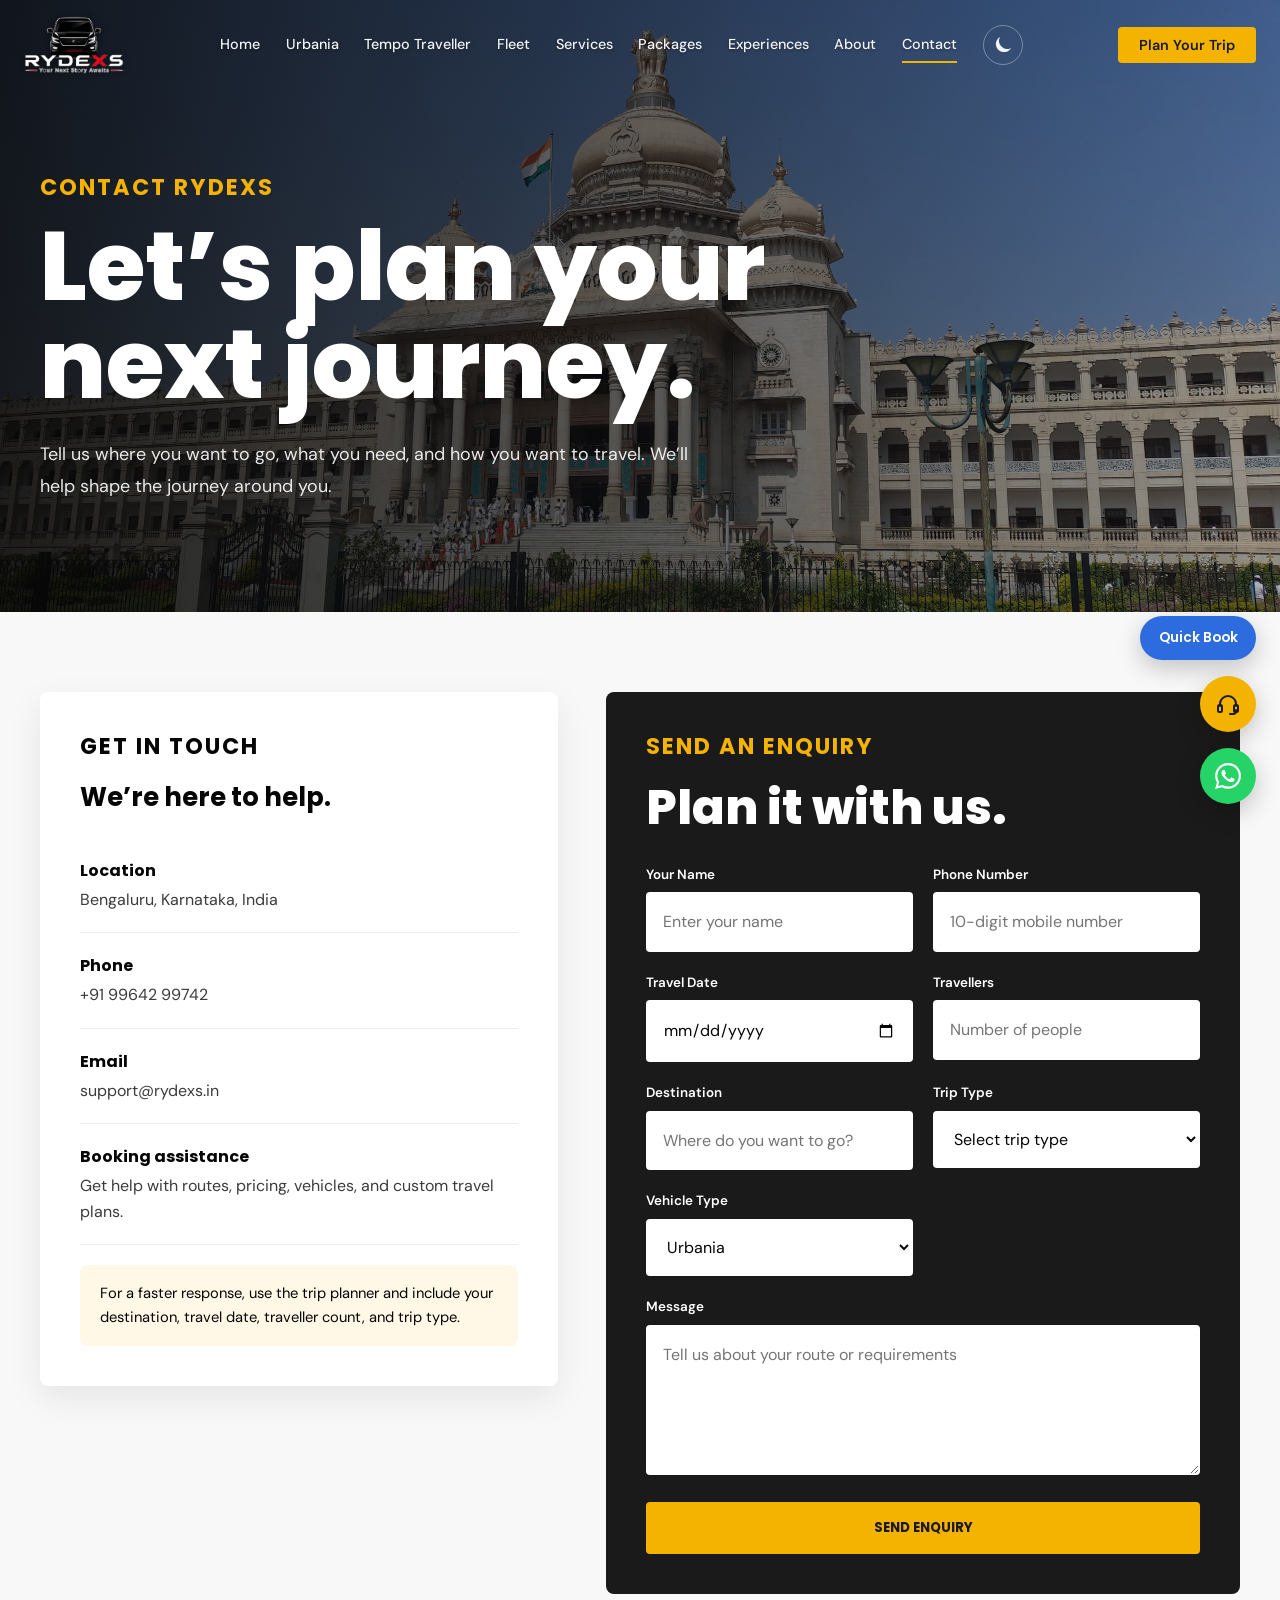
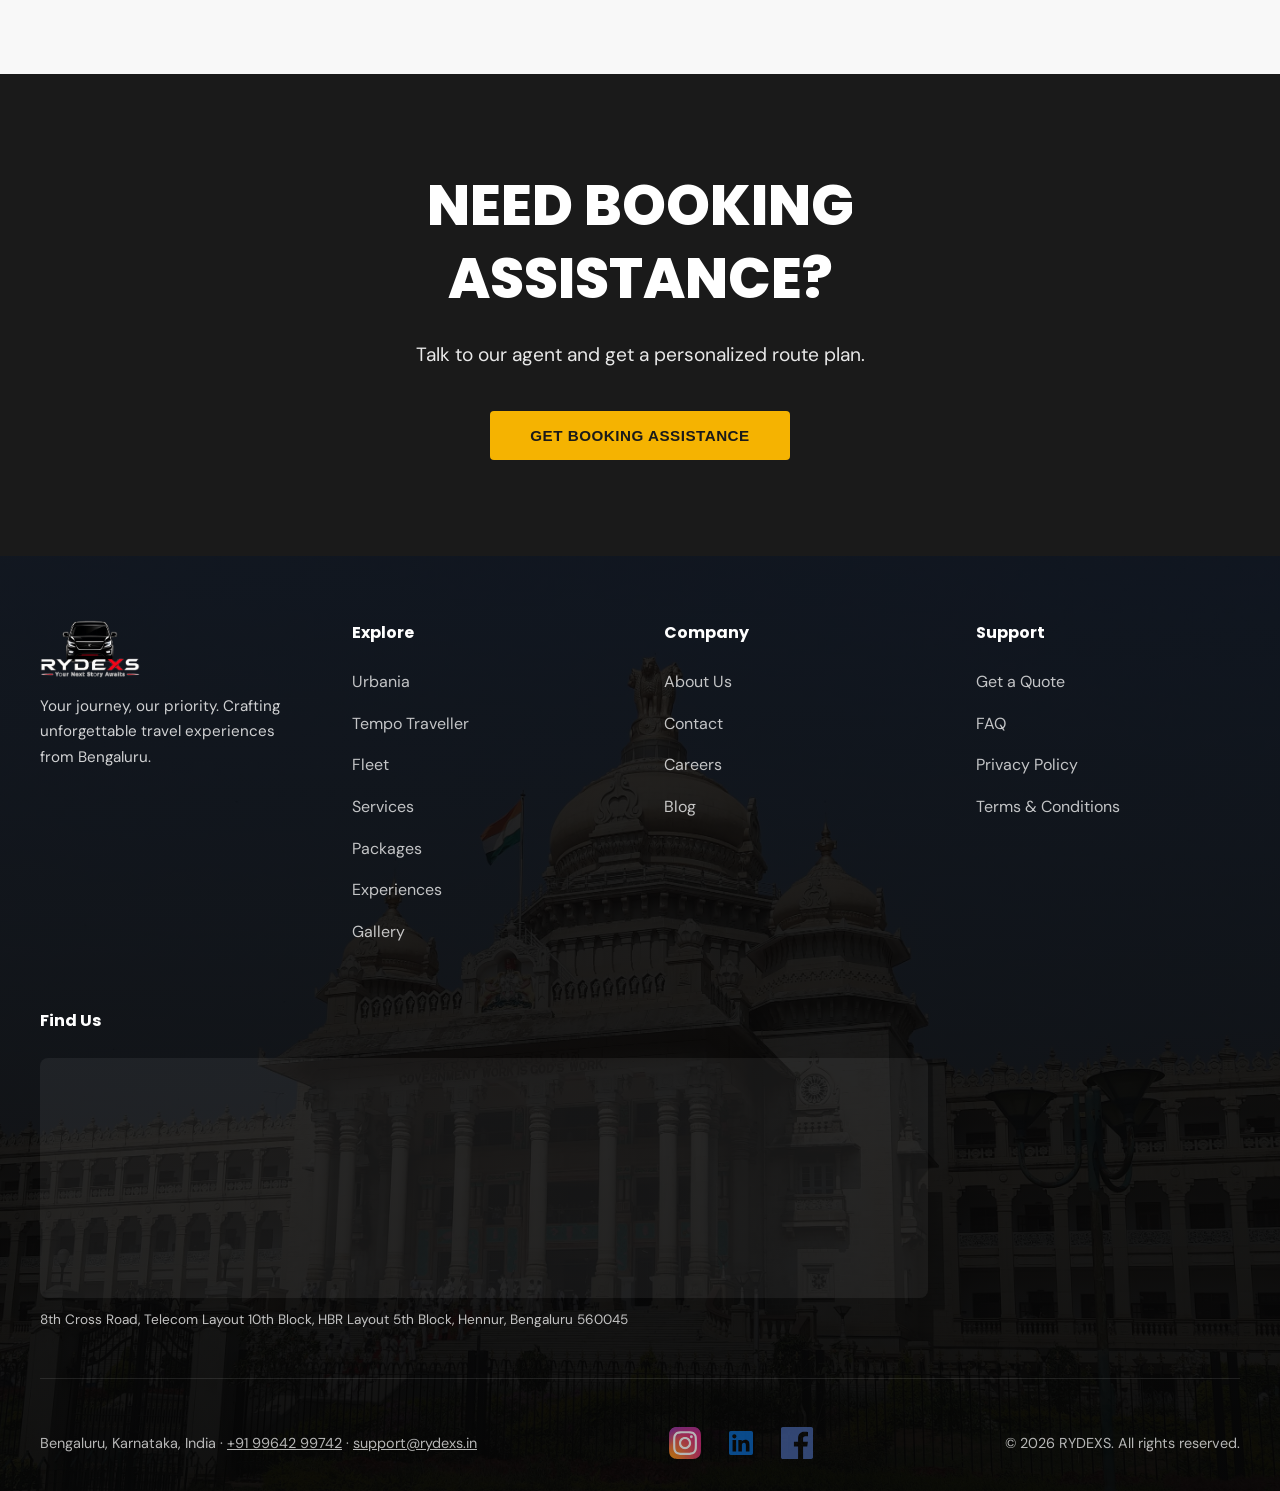
<file: frontend/contact.html>
<!DOCTYPE html><html lang="en"><head>
<!-- Google tag (gtag.js) -->
<script async src="https://www.googletagmanager.com/gtag/js?id=G-KVVBDQ8B1Z"></script>
<script>
  window.dataLayer = window.dataLayer || [];
  function gtag(){dataLayer.push(arguments);}
  gtag('js', new Date());

  gtag('config', 'G-KVVBDQ8B1Z');
</script>
<meta charset="UTF-8"><meta name="viewport" content="width=device-width, initial-scale=1.0"><meta name="description" content="Contact RYDEXS travel experiences from Bengaluru."><title>Contact | RYDEXS</title><link href="https://fonts.googleapis.com/css2?family=DM+Sans:wght@400;500;600;700&family=Poppins:wght@600;700;800&display=swap" rel="stylesheet"><link rel="stylesheet" href="css/base.css">
  <link rel="stylesheet" href="css/home.css">
  <script src="js/supabase.js"></script>
  <script src="js/site.js"></script>
  <script src="js/planner.js" defer></script>
</head><body><script>RYDEXS.header();</script><main>
<section class="page-hero"><div class="page-hero-content"><div class="section-label">CONTACT RYDEXS</div><h1>Let’s plan your next journey.</h1><p>Tell us where you want to go, what you need, and how you want to travel. We’ll help shape the journey around you.</p></div></section>
<section class="light-bg"><div style="max-width:1200px;margin:0 auto;"><div class="contact-grid"><div class="contact-card"><div class="section-label">GET IN TOUCH</div><h3>We’re here to help.</h3><div class="contact-item"><div><strong>Location</strong><span>Bengaluru, Karnataka, India</span></div></div><div class="contact-item"><div><strong>Phone</strong><a href="tel:+919964299742">+91 99642 99742</a></div></div><div class="contact-item"><div><strong>Email</strong><a href="mailto:support@rydexs.in">support@rydexs.in</a></div></div><div class="contact-item"><div><strong>Booking assistance</strong><span>Get help with routes, pricing, vehicles, and custom travel plans.</span></div></div><div class="contact-note">For a faster response, use the trip planner and include your destination, travel date, traveller count, and trip type.</div></div><div class="contact-form-card"><div class="section-label" style="color:#F5B301;">SEND AN ENQUIRY</div><h2 class="section-heading" style="color:white;font-size:clamp(2rem,4vw,3rem);">Plan it with us.</h2><form class="contact-form" id="contactForm"><div><label for="name">Your Name</label><input id="name" type="text" placeholder="Enter your name" required></div><div><label for="phone">Phone Number</label><input id="phone" type="tel" placeholder="10-digit mobile number" pattern="[0-9]{10}" maxlength="10" required></div><div><label for="date">Travel Date</label><input id="date" type="date"></div><div><label for="travellers">Travellers</label><input id="travellers" type="number" min="1" placeholder="Number of people"></div><div><label for="destination">Destination</label><input id="destination" type="text" placeholder="Where do you want to go?"></div><div><label for="tripType">Trip Type</label><select id="tripType"><option value="">Select trip type</option><option>Weekend Escape</option><option>Adventure Trip</option><option>Beach Getaway</option><option>Hill Station</option><option>Group Holiday</option><option>Corporate Travel</option></select></div><div><label for="vehicleType">Vehicle Type</label><select id="vehicleType"><option>Urbania</option><option>Tempo Traveller</option><option>Sedan</option><option>SUVs &amp; MPVs</option><option>Premium</option><option>Luxury</option></select></div><div class="full"><label for="message">Message</label><textarea id="message" placeholder="Tell us about your route or requirements"></textarea></div><button type="submit" class="contact-submit">SEND ENQUIRY</button></form><p class="form-confirm" id="contactConfirm">Thanks! Your enquiry has been recorded. Our team will get in touch with you.</p></div></div></div></section>
<section class="dark-bg" style="padding:6rem 2rem;text-align:center;"><div style="max-width:700px;margin:0 auto;"><h2 class="section-heading" style="color:white;">NEED BOOKING ASSISTANCE?</h2><p style="color:rgba(255,255,255,.9);font-size:1.2rem;margin-bottom:2.5rem;">Talk to our agent and get a personalized route plan.</p><button type="button" class="btn btn-primary" data-open-assist>GET BOOKING ASSISTANCE</button></div></section></main><script>RYDEXS.footer();</script>
<script>
const val=id=>document.getElementById(id).value;
document.getElementById('contactForm')?.addEventListener('submit',async function(e){e.preventDefault();const p=document.getElementById('phone');if(!/^[0-9]{10}$/.test(p.value.trim())){p.reportValidity();return;}
  const vehicleType=val('vehicleType');const message=[val('message'),vehicleType?`Vehicle: ${vehicleType}`:''].filter(Boolean).join('\n');
  const ok=await submitEnquiry(this.querySelector('.contact-submit'),{source:'contact',name:val('name'),phone:val('phone'),travel_date:val('date'),travellers:parseInt(val('travellers'),10),destination:val('destination'),trip_type:val('tripType'),message:message});
  if(!ok)return;document.getElementById('contactConfirm').classList.add('show');this.reset();});
</script></body></html>
</file>
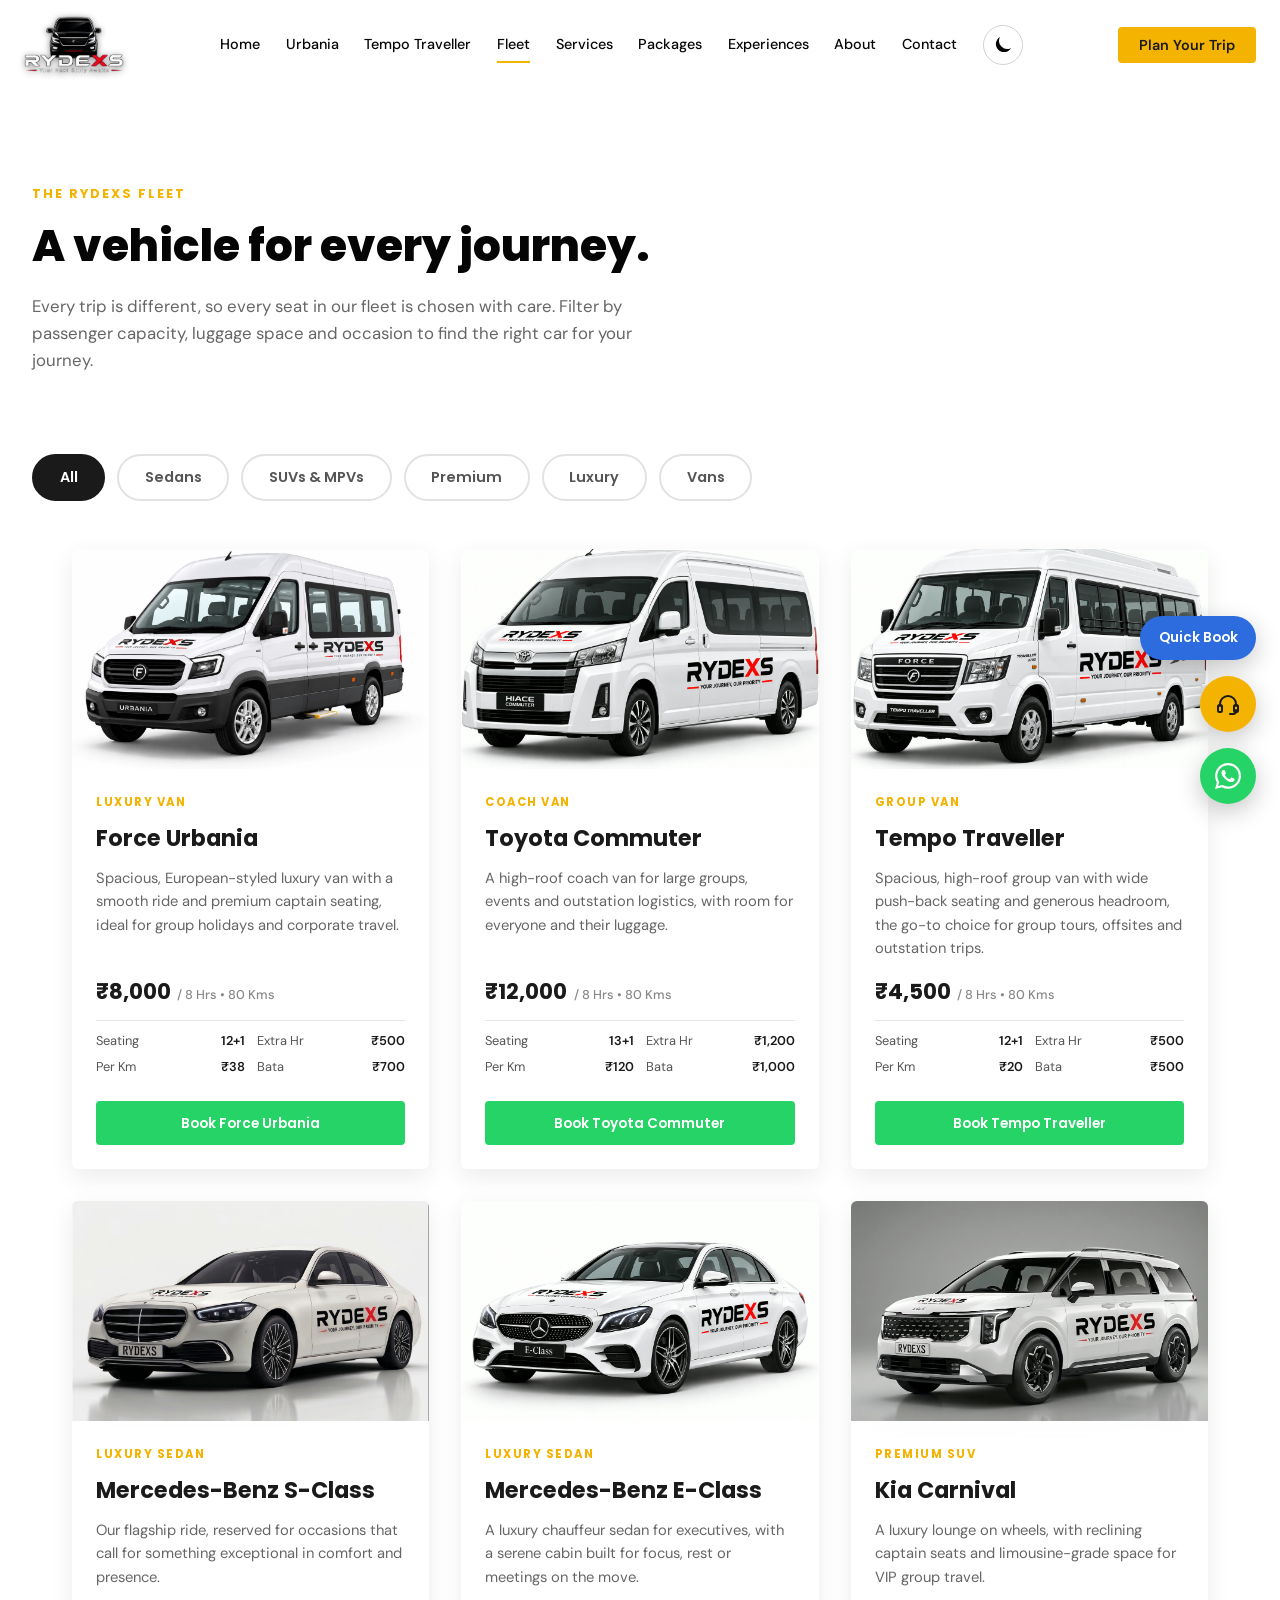
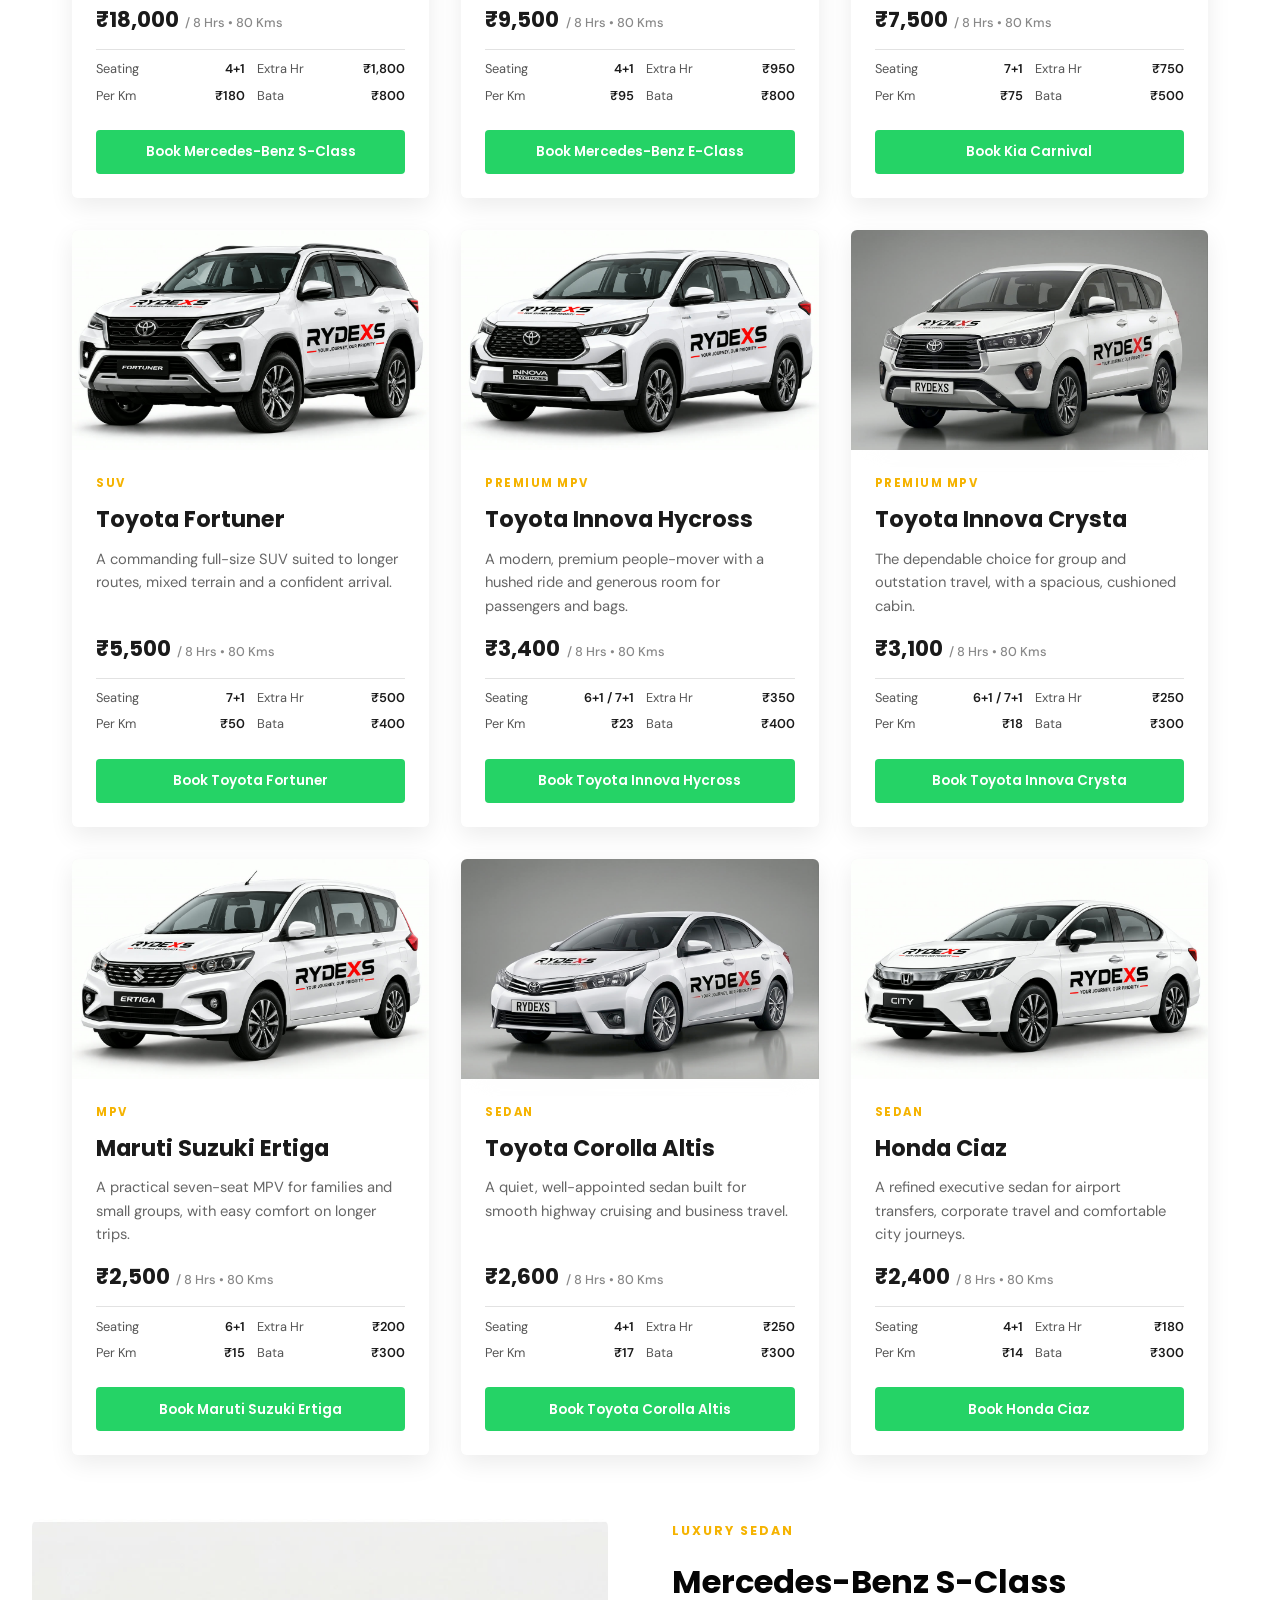
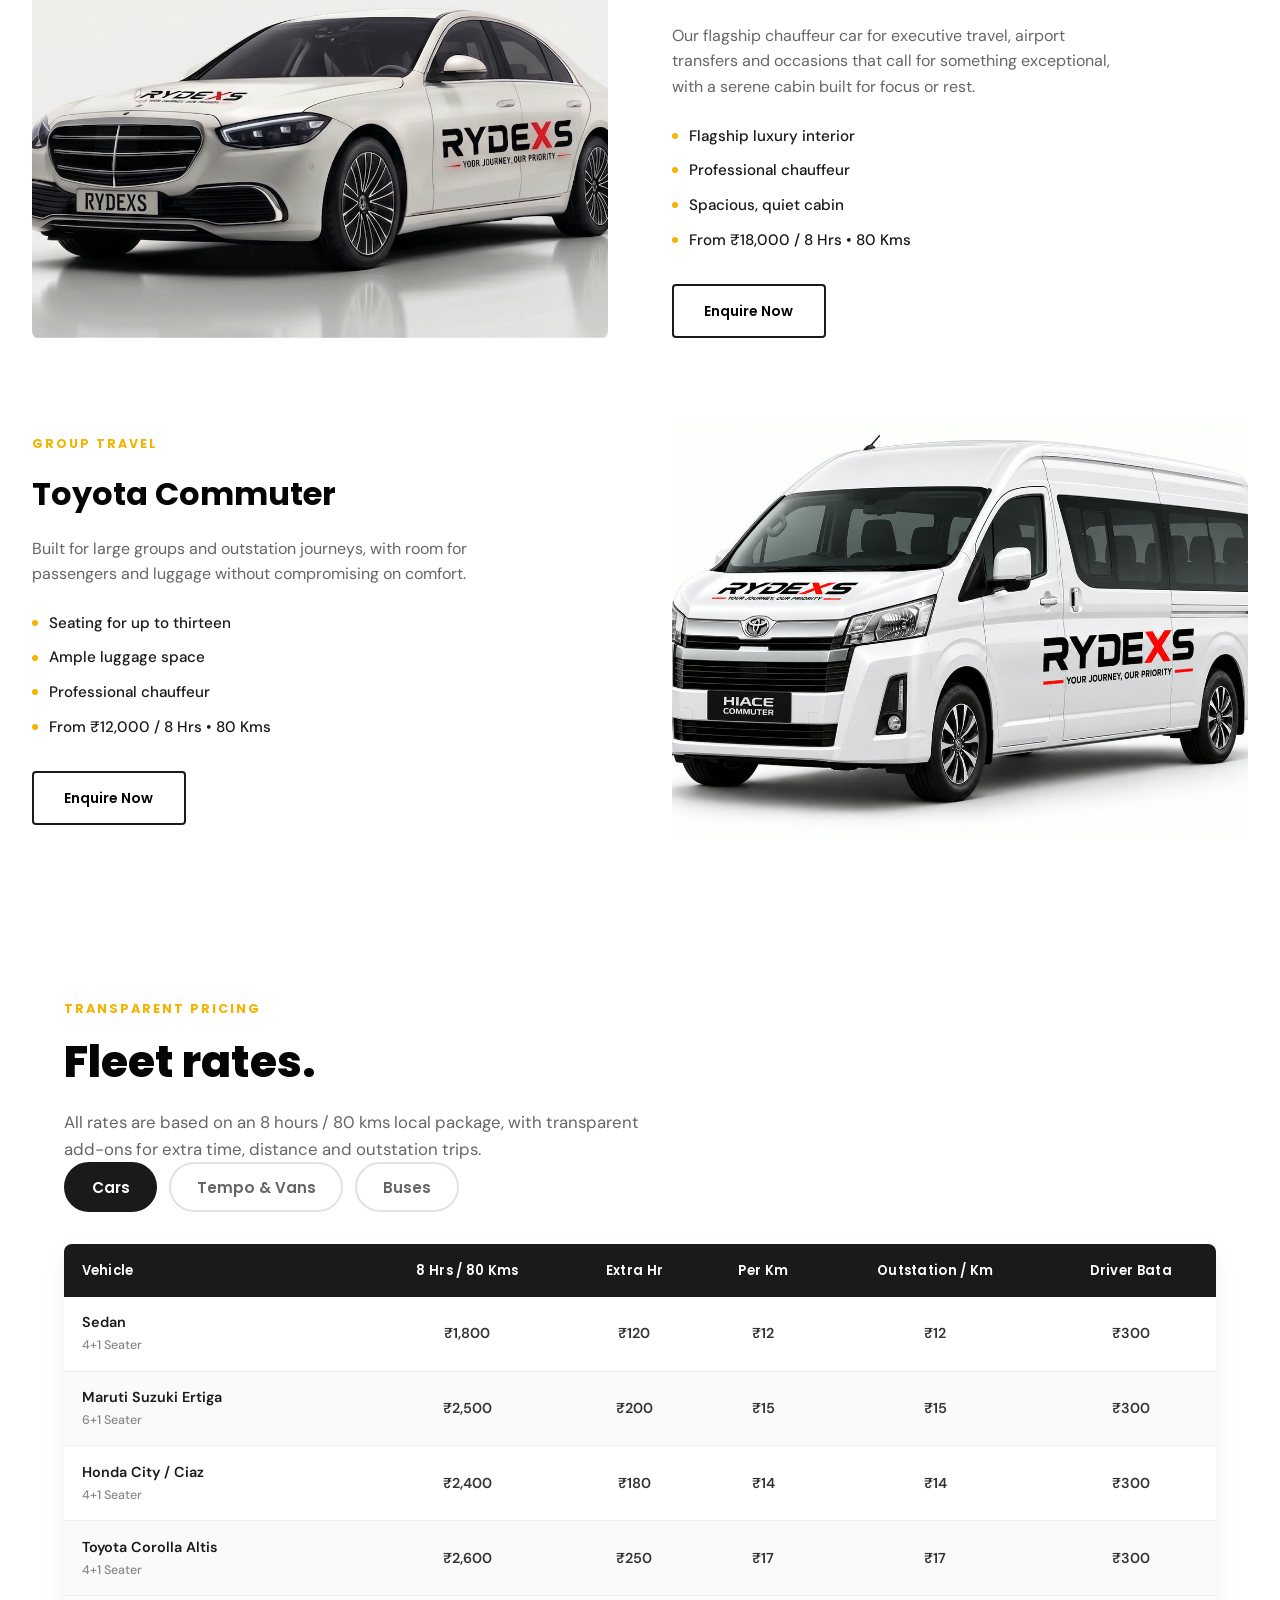
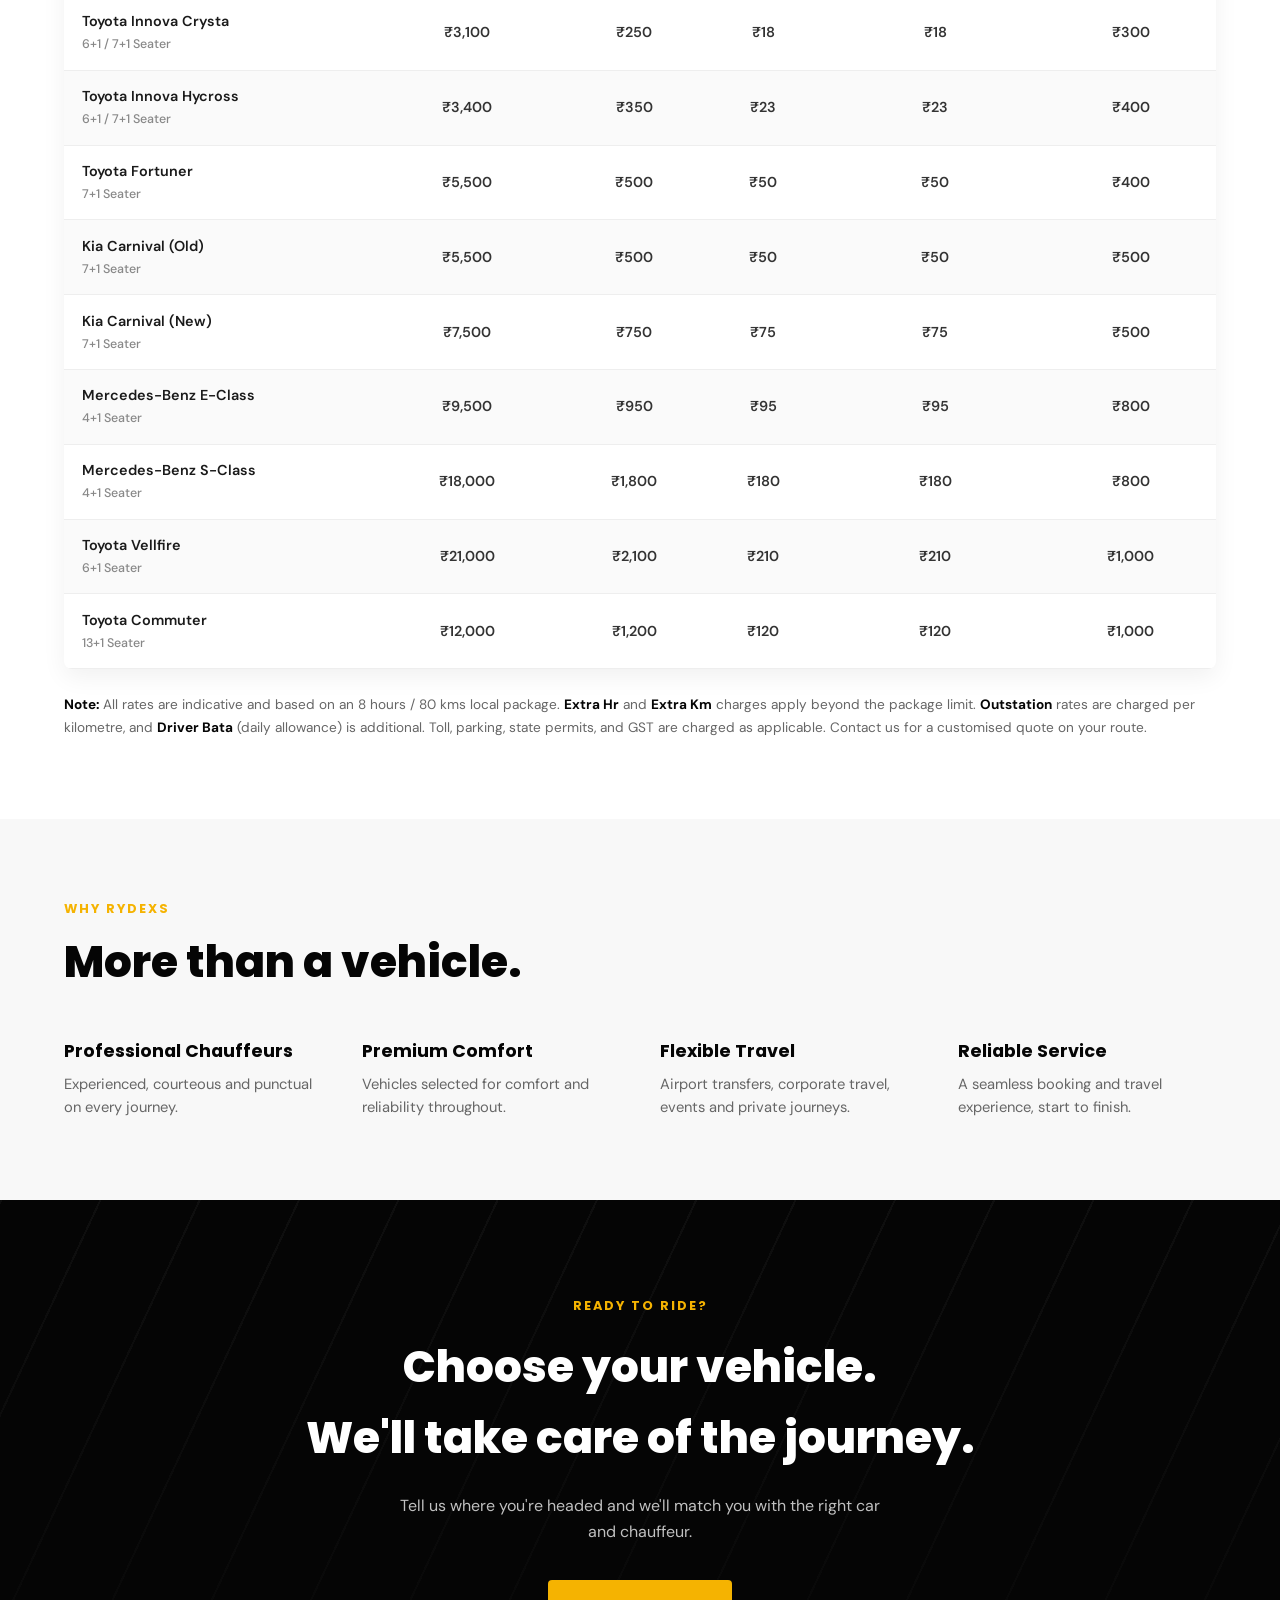
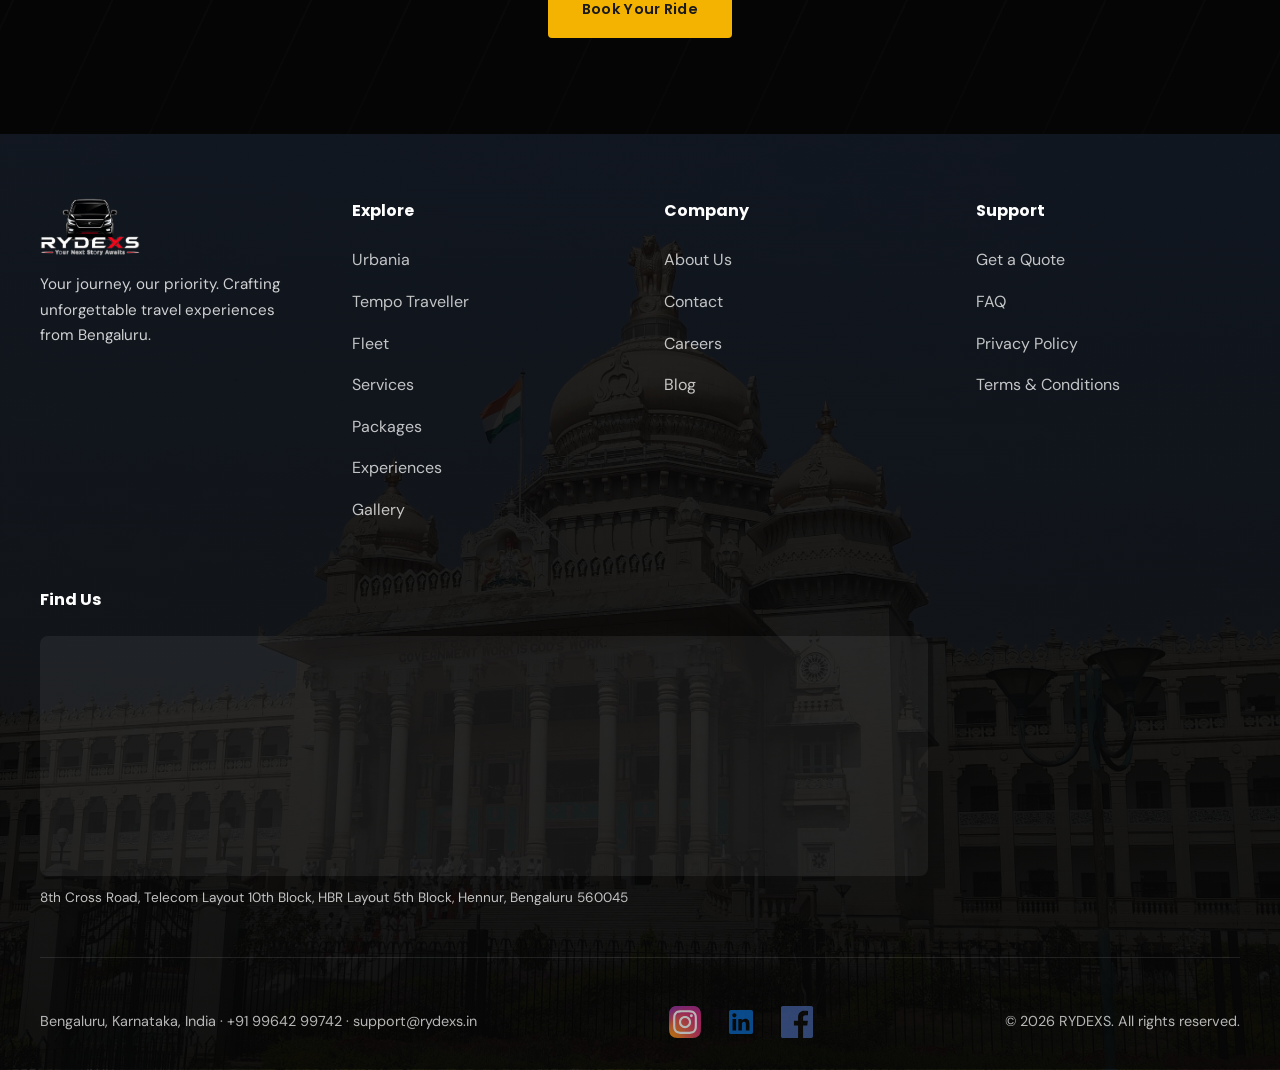
<file: frontend/fleet.html>
<!DOCTYPE html>
<html lang="en">
<head>
<!-- Google tag (gtag.js) -->
<script async src="https://www.googletagmanager.com/gtag/js?id=G-KVVBDQ8B1Z"></script>
<script>
  window.dataLayer = window.dataLayer || [];
  function gtag(){dataLayer.push(arguments);}
  gtag('js', new Date());

  gtag('config', 'G-KVVBDQ8B1Z');
</script>

<meta charset="UTF-8">
<meta name="viewport" content="width=device-width, initial-scale=1.0">
<title>Fleet | RYDEXS</title>
<meta name="description" content="Explore the RYDEXS fleet: premium sedans, SUVs and vans for airport transfers, corporate travel, events and private journeys.">
<link rel="preconnect" href="https://fonts.googleapis.com">
<link rel="preconnect" href="https://fonts.gstatic.com" crossorigin>
<link href="https://fonts.googleapis.com/css2?family=DM+Sans:wght@400;500;600;700&family=Poppins:wght@600;700;800&display=swap" rel="stylesheet">
<link rel="stylesheet" href="css/base.css">
  <link rel="stylesheet" href="css/fleet-services.css">
  <script src="js/supabase.js"></script>
  <script src="js/site.js"></script>
</head>
<body>

<script>RYDEXS.header();</script>

<section class="section fleet-intro reveal page-top-offset">
  <span class="section-label">The RYDEXS Fleet</span>
  <h2 class="section-heading">A vehicle for every journey.</h2>
  <p class="section-subtitle">Every trip is different, so every seat in our fleet is chosen with care. Filter by passenger capacity, luggage space and occasion to find the right car for your journey.</p>
</section>

<div class="fleet-filters" role="tablist" aria-label="Filter fleet by category">
  <button class="fleet-tab active" data-filter="all" role="tab" aria-selected="true">All</button>
  <button class="fleet-tab" data-filter="sedan" role="tab" aria-selected="false">Sedans</button>
  <button class="fleet-tab" data-filter="suv" role="tab" aria-selected="false">SUVs &amp; MPVs</button>
  <button class="fleet-tab" data-filter="premium" role="tab" aria-selected="false">Premium</button>
  <button class="fleet-tab" data-filter="luxury" role="tab" aria-selected="false">Luxury</button>
  <button class="fleet-tab" data-filter="van" role="tab" aria-selected="false">Vans</button>
</div>

<div class="fleet-grid" id="fleet-grid"></div>
<p class="empty-state container" id="emptyState">No vehicles in this category yet. Check back soon or contact us for current availability.</p>

<div style="height:2rem"></div>

<section class="reveal">
  <div class="vehicle-showcase">
    <div class="showcase-media">
      <div class="vehicle-media">
        <img src="images/fleet/rydexs-mercedes-benz-s-class.jpg" alt="RYDEXS Mercedes-Benz S-Class">
      </div>
    </div>
    <div class="showcase-info">
      <span class="showcase-eyebrow">Luxury Sedan</span>
      <h3>Mercedes-Benz S-Class</h3>
      <p>Our flagship chauffeur car for executive travel, airport transfers and occasions that call for something exceptional, with a serene cabin built for focus or rest.</p>
      <ul class="showcase-list">
        <li>Flagship luxury interior</li>
        <li>Professional chauffeur</li>
        <li>Spacious, quiet cabin</li>
        <li>From &#8377;18,000 / 8 Hrs &bull; 80 Kms</li>
      </ul>
      <a href="contact.html" class="showcase-cta">Enquire Now</a>
    </div>
  </div>
</section>

<section class="reveal">
  <div class="vehicle-showcase reverse">
    <div class="showcase-media">
      <div class="vehicle-media">
        <img src="images/fleet/rydexs-toyota-commuter.jpg" alt="RYDEXS Toyota Commuter">
      </div>
    </div>
    <div class="showcase-info">
      <span class="showcase-eyebrow">Group Travel</span>
      <h3>Toyota Commuter</h3>
      <p>Built for large groups and outstation journeys, with room for passengers and luggage without compromising on comfort.</p>
      <ul class="showcase-list">
        <li>Seating for up to thirteen</li>
        <li>Ample luggage space</li>
        <li>Professional chauffeur</li>
        <li>From &#8377;12,000 / 8 Hrs &bull; 80 Kms</li>
      </ul>
      <a href="contact.html" class="showcase-cta">Enquire Now</a>
    </div>
  </div>
</section>

<section class="section rates-section reveal" id="rates">
  <div class="container">
    <span class="section-label">Transparent Pricing</span>
    <h2 class="section-heading">Fleet rates.</h2>
    <p class="section-subtitle">All rates are based on an 8 hours / 80 kms local package, with transparent add-ons for extra time, distance and outstation trips.</p>

    <p class="rate-scroll-hint">← Swipe the table sideways to see all rates →</p>
    <div class="rate-tabs" role="tablist" aria-label="Rates by vehicle type">
      <button class="rate-tab active" data-panel="cars">Cars</button>
      <button class="rate-tab" data-panel="vans">Tempo &amp; Vans</button>
      <button class="rate-tab" data-panel="buses">Buses</button>
    </div>

    <!-- CARS -->
    <div class="rate-panel active" id="rates-cars">
      <div class="rate-table-wrap">
        <table class="rate-table">
          <thead>
            <tr>
              <th>Vehicle</th>
              <th>8 Hrs / 80 Kms</th>
              <th>Extra Hr</th>
              <th>Per Km</th>
              <th>Outstation / Km</th>
              <th>Driver Bata</th>
            </tr>
          </thead>
          <tbody>
            <tr><td><span class="veh-name">Sedan</span><span class="veh-seat">4+1 Seater</span></td><td>₹1,800</td><td>₹120</td><td>₹12</td><td>₹12</td><td>₹300</td></tr>
            <tr><td><span class="veh-name">Maruti Suzuki Ertiga</span><span class="veh-seat">6+1 Seater</span></td><td>₹2,500</td><td>₹200</td><td>₹15</td><td>₹15</td><td>₹300</td></tr>
            <tr><td><span class="veh-name">Honda City / Ciaz</span><span class="veh-seat">4+1 Seater</span></td><td>₹2,400</td><td>₹180</td><td>₹14</td><td>₹14</td><td>₹300</td></tr>
            <tr><td><span class="veh-name">Toyota Corolla Altis</span><span class="veh-seat">4+1 Seater</span></td><td>₹2,600</td><td>₹250</td><td>₹17</td><td>₹17</td><td>₹300</td></tr>
            <tr><td><span class="veh-name">Toyota Innova Crysta</span><span class="veh-seat">6+1 / 7+1 Seater</span></td><td>₹3,100</td><td>₹250</td><td>₹18</td><td>₹18</td><td>₹300</td></tr>
            <tr><td><span class="veh-name">Toyota Innova Hycross</span><span class="veh-seat">6+1 / 7+1 Seater</span></td><td>₹3,400</td><td>₹350</td><td>₹23</td><td>₹23</td><td>₹400</td></tr>
            <tr><td><span class="veh-name">Toyota Fortuner</span><span class="veh-seat">7+1 Seater</span></td><td>₹5,500</td><td>₹500</td><td>₹50</td><td>₹50</td><td>₹400</td></tr>
            <tr><td><span class="veh-name">Kia Carnival (Old)</span><span class="veh-seat">7+1 Seater</span></td><td>₹5,500</td><td>₹500</td><td>₹50</td><td>₹50</td><td>₹500</td></tr>
            <tr><td><span class="veh-name">Kia Carnival (New)</span><span class="veh-seat">7+1 Seater</span></td><td>₹7,500</td><td>₹750</td><td>₹75</td><td>₹75</td><td>₹500</td></tr>
            <tr><td><span class="veh-name">Mercedes-Benz E-Class</span><span class="veh-seat">4+1 Seater</span></td><td>₹9,500</td><td>₹950</td><td>₹95</td><td>₹95</td><td>₹800</td></tr>
            <tr><td><span class="veh-name">Mercedes-Benz S-Class</span><span class="veh-seat">4+1 Seater</span></td><td>₹18,000</td><td>₹1,800</td><td>₹180</td><td>₹180</td><td>₹800</td></tr>
            <tr><td><span class="veh-name">Toyota Vellfire</span><span class="veh-seat">6+1 Seater</span></td><td>₹21,000</td><td>₹2,100</td><td>₹210</td><td>₹210</td><td>₹1,000</td></tr>
            <tr><td><span class="veh-name">Toyota Commuter</span><span class="veh-seat">13+1 Seater</span></td><td>₹12,000</td><td>₹1,200</td><td>₹120</td><td>₹120</td><td>₹1,000</td></tr>
          </tbody>
        </table>
      </div>
    </div>

    <!-- VANS -->
    <div class="rate-panel" id="rates-vans">
      <div class="rate-table-wrap">
        <table class="rate-table">
          <thead>
            <tr>
              <th>Vehicle</th>
              <th>8 Hrs / 80 Kms</th>
              <th>Extra Hr</th>
              <th>Per Km</th>
              <th>Outstation / Km</th>
              <th>Driver Bata</th>
            </tr>
          </thead>
          <tbody>
            <tr><td><span class="veh-name">Tempo Traveller 9 Seater</span><span class="veh-seat">9+1 · 1+1 Layout</span></td><td>₹5,000</td><td>₹500</td><td>₹27</td><td>₹28</td><td>₹600</td></tr>
            <tr><td><span class="veh-name">Tempo Traveller Non-AC 12 Seater</span><span class="veh-seat">12+1 · 2+1 Layout</span></td><td>₹3,800</td><td>₹450</td><td>₹17</td><td>₹18</td><td>₹500</td></tr>
            <tr><td><span class="veh-name">Tempo Traveller AC 12 Seater</span><span class="veh-seat">12+1 · 2+1 Layout</span></td><td>₹4,500</td><td>₹500</td><td>₹20</td><td>₹21</td><td>₹500</td></tr>
            <tr><td><span class="veh-name">Tempo Traveller AC 12 Seater</span><span class="veh-seat">12+1 · 1+1 Layout</span></td><td>₹7,000</td><td>₹750</td><td>₹28</td><td>₹30</td><td>₹600</td></tr>
            <tr><td><span class="veh-name">Tempo Traveller AC 16 Seater</span><span class="veh-seat">16+1 · 2+1 Layout</span></td><td>₹6,000</td><td>₹500</td><td>₹28</td><td>₹28</td><td>₹600</td></tr>
            <tr><td><span class="veh-name">Force Urbania 9 Seater</span><span class="veh-seat">9+1 · 1+1 Layout</span></td><td>₹9,000</td><td>₹500</td><td>₹42</td><td>₹42</td><td>₹700</td></tr>
            <tr><td><span class="veh-name">Force Urbania 12 Seater</span><span class="veh-seat">12+1 · 1+1 Layout</span></td><td>₹8,000</td><td>₹500</td><td>₹38</td><td>₹38</td><td>₹700</td></tr>
            <tr><td><span class="veh-name">Force Urbania 10 Seater</span><span class="veh-seat">10+1 · 2+1 Layout</span></td><td>₹6,000</td><td>₹500</td><td>₹30</td><td>₹30</td><td>₹700</td></tr>
            <tr><td><span class="veh-name">Force Urbania 16 Seater</span><span class="veh-seat">16+1 · 2+1 Layout</span></td><td>₹7,000</td><td>₹500</td><td>₹32</td><td>₹32</td><td>₹700</td></tr>
          </tbody>
        </table>
      </div>
    </div>

    <!-- BUSES -->
    <div class="rate-panel" id="rates-buses">
      <div class="rate-table-wrap">
        <table class="rate-table">
          <thead>
            <tr>
              <th>Vehicle</th>
              <th>8 Hrs / 80 Kms</th>
              <th>Extra Hr</th>
              <th>Per Km</th>
              <th>Outstation / Km</th>
              <th>Driver Bata</th>
            </tr>
          </thead>
          <tbody>
            <tr><td><span class="veh-name">21 Seater Bus AC</span><span class="veh-seat">21+2 · 2+1 Layout</span></td><td>₹8,000</td><td>₹500</td><td>₹40</td><td>₹40</td><td>₹800</td></tr>
            <tr><td><span class="veh-name">21 Seater Bus AC / Non-AC</span><span class="veh-seat">21+2 · 2+2 Layout</span></td><td>₹6,500</td><td>₹450</td><td>₹35</td><td>₹35</td><td>₹800</td></tr>
            <tr><td><span class="veh-name">25 Seater Bus AC</span><span class="veh-seat">25+2 · 2+1 Layout</span></td><td>₹9,000</td><td>₹600</td><td>₹45</td><td>₹45</td><td>₹800</td></tr>
            <tr><td><span class="veh-name">25 Seater Bus AC / Non-AC</span><span class="veh-seat">25+2 · 2+2 Layout</span></td><td>₹8,000</td><td>₹500</td><td>₹40</td><td>₹40</td><td>₹800</td></tr>
            <tr><td><span class="veh-name">33 Seater Bus AC</span><span class="veh-seat">33+2 · 2+1 Layout</span></td><td>₹10,000</td><td>₹700</td><td>₹50</td><td>₹50</td><td>₹800</td></tr>
            <tr><td><span class="veh-name">33 Seater Bus AC / Non-AC</span><span class="veh-seat">33+2 · 2+2 Layout</span></td><td>₹9,000</td><td>₹600</td><td>₹45</td><td>₹50</td><td>₹800</td></tr>
            <tr><td><span class="veh-name">40 Seater Bus AC</span><span class="veh-seat">40+2 · 2+2 Layout</span></td><td>₹12,000</td><td>₹800</td><td>₹55</td><td>₹55</td><td>₹800</td></tr>
            <tr><td><span class="veh-name">40 Seater Bus Non-AC</span><span class="veh-seat">40+2 · 2+2 Layout</span></td><td>₹10,000</td><td>₹700</td><td>₹50</td><td>₹50</td><td>₹800</td></tr>
            <tr><td><span class="veh-name">45 Seater Bus AC</span><span class="veh-seat">45+2 · 2+2 Layout</span></td><td>₹14,000</td><td>₹900</td><td>₹58</td><td>₹58</td><td>₹800</td></tr>
            <tr><td><span class="veh-name">45 Seater Bus Non-AC</span><span class="veh-seat">45+2 · 2+2 Layout</span></td><td>₹12,000</td><td>₹800</td><td>₹55</td><td>₹55</td><td>₹800</td></tr>
            <tr><td><span class="veh-name">50 Seater Bus AC</span><span class="veh-seat">50+2 · 3+2 Layout</span></td><td>₹13,000</td><td>₹1,000</td><td>₹55</td><td>₹55</td><td>₹1,000</td></tr>
            <tr><td><span class="veh-name">50 Seater Bus Non-AC</span><span class="veh-seat">50+2 · 3+2 Layout</span></td><td>₹12,000</td><td>₹1,000</td><td>₹52</td><td>₹52</td><td>₹1,000</td></tr>
            <tr><td><span class="veh-name">Volvo Single Axle</span><span class="veh-seat">45+2 · 2+2 Layout</span></td><td>₹15,000</td><td>₹1,500</td><td>₹68</td><td>₹68</td><td>₹1,500</td></tr>
            <tr><td><span class="veh-name">Volvo Multi-Axle</span><span class="veh-seat">50+2 · 2+2 Layout</span></td><td>₹20,000</td><td>₹1,800</td><td>₹78</td><td>₹78</td><td>₹1,800</td></tr>
          </tbody>
        </table>
      </div>
    </div>

    <p class="rate-note">
      <strong>Note:</strong> All rates are indicative and based on an 8 hours / 80 kms local package. <strong>Extra Hr</strong> and <strong>Extra Km</strong> charges apply beyond the package limit. <strong>Outstation</strong> rates are charged per kilometre, and <strong>Driver Bata</strong> (daily allowance) is additional. Toll, parking, state permits, and GST are charged as applicable. Contact us for a customised quote on your route.
    </p>
  </div>
</section>

<section class="section features-section reveal">
  <div class="container">
    <span class="section-label">Why RYDEXS</span>
    <h2 class="section-heading">More than a vehicle.</h2>
    <div class="features-grid">
      <div class="feature-card">
        <h4>Professional Chauffeurs</h4>
        <p>Experienced, courteous and punctual on every journey.</p>
      </div>
      <div class="feature-card">
        <h4>Premium Comfort</h4>
        <p>Vehicles selected for comfort and reliability throughout.</p>
      </div>
      <div class="feature-card">
        <h4>Flexible Travel</h4>
        <p>Airport transfers, corporate travel, events and private journeys.</p>
      </div>
      <div class="feature-card">
        <h4>Reliable Service</h4>
        <p>A seamless booking and travel experience, start to finish.</p>
      </div>
    </div>
  </div>
</section>

<section class="quote-cta reveal">
  <span class="section-label">Ready To Ride?</span>
  <h2>Choose your vehicle.<br>We'll take care of the journey.</h2>
  <p>Tell us where you're headed and we'll match you with the right car and chauffeur.</p>
  <a href="contact.html#planner" class="btn-primary">Book Your Ride</a>
</section>

<script>RYDEXS.footer();</script>
<script>
(function () {
  // ----- Fleet data (rates from Book My Cabs, Car Segment) -----
  // rate = 8 Hrs / 80 Kms package. extraHr, extraKm and bata (driver allowance) are per-unit.
  const fleetVehicles = [
    { category: "van", label: "Luxury Van", name: "Force Urbania", description: "Spacious, European-styled luxury van with a smooth ride and premium captain seating, ideal for group holidays and corporate travel.", seating: "12+1", seats: 12, rate: 8000, extraHr: 500, extraKm: 38, bata: 700, img: "images/rydexs-urbania.jpg" },
    { category: "van", label: "Coach Van", name: "Toyota Commuter", description: "A high-roof coach van for large groups, events and outstation logistics, with room for everyone and their luggage.", seating: "13+1", seats: 13, rate: 12000, extraHr: 1200, extraKm: 120, bata: 1000, img: "images/fleet/rydexs-toyota-commuter.jpg" },
    { category: "van", label: "Group Van", name: "Tempo Traveller", description: "Spacious, high-roof group van with wide push-back seating and generous headroom, the go-to choice for group tours, offsites and outstation trips.", seating: "12+1", seats: 12, rate: 4500, extraHr: 500, extraKm: 20, bata: 500, img: "images/rydexs-tempo-traveller.jpg" },
    { category: "luxury", label: "Luxury Sedan", name: "Mercedes-Benz S-Class", description: "Our flagship ride, reserved for occasions that call for something exceptional in comfort and presence.", seating: "4+1", seats: 4, rate: 18000, extraHr: 1800, extraKm: 180, bata: 800, img: "images/fleet/rydexs-mercedes-benz-s-class.jpg" },
    { category: "luxury", label: "Luxury Sedan", name: "Mercedes-Benz E-Class", description: "A luxury chauffeur sedan for executives, with a serene cabin built for focus, rest or meetings on the move.", seating: "4+1", seats: 4, rate: 9500, extraHr: 950, extraKm: 95, bata: 800, img: "images/fleet/rydexs-mercedes-benz-e-class.jpg" },
    { category: "premium", label: "Premium SUV", name: "Kia Carnival", description: "A luxury lounge on wheels, with reclining captain seats and limousine-grade space for VIP group travel.", seating: "7+1", seats: 7, rate: 7500, extraHr: 750, extraKm: 75, bata: 500, img: "images/fleet/rydexs-kia-carnival.jpg" },
    { category: "suv", label: "SUV", name: "Toyota Fortuner", description: "A commanding full-size SUV suited to longer routes, mixed terrain and a confident arrival.", seating: "7+1", seats: 7, rate: 5500, extraHr: 500, extraKm: 50, bata: 400, img: "images/fleet/rydexs-toyota-fortuner.jpg" },
    { category: "suv", label: "Premium MPV", name: "Toyota Innova Hycross", description: "A modern, premium people-mover with a hushed ride and generous room for passengers and bags.", seating: "6+1 / 7+1", seats: 7, rate: 3400, extraHr: 350, extraKm: 23, bata: 400, img: "images/fleet/rydexs-toyota-innova-hycross.jpg" },
    { category: "suv", label: "Premium MPV", name: "Toyota Innova Crysta", description: "The dependable choice for group and outstation travel, with a spacious, cushioned cabin.", seating: "6+1 / 7+1", seats: 7, rate: 3100, extraHr: 250, extraKm: 18, bata: 300, img: "images/fleet/rydexs-toyota-innova-crysta.jpg" },
    { category: "suv", label: "MPV", name: "Maruti Suzuki Ertiga", description: "A practical seven-seat MPV for families and small groups, with easy comfort on longer trips.", seating: "6+1", seats: 6, rate: 2500, extraHr: 200, extraKm: 15, bata: 300, img: "images/fleet/rydexs-maruti-suzuki-ertiga.jpg" },
    { category: "sedan", label: "Sedan", name: "Toyota Corolla Altis", description: "A quiet, well-appointed sedan built for smooth highway cruising and business travel.", seating: "4+1", seats: 4, rate: 2600, extraHr: 250, extraKm: 17, bata: 300, img: "images/fleet/rydexs-toyota-corolla-altis.jpg" },
    { category: "sedan", label: "Sedan", name: "Honda Ciaz", description: "A refined executive sedan for airport transfers, corporate travel and comfortable city journeys.", seating: "4+1", seats: 4, rate: 2400, extraHr: 180, extraKm: 14, bata: 300, img: "images/fleet/rydexs-honda-city.jpg" }
  ];

  const inr = n => "\u20B9" + n.toLocaleString('en-IN');

  const grid = document.getElementById('fleet-grid');
  grid.innerHTML = fleetVehicles.map(v => `
    <article class="fleet-card reveal in-view" data-category="${v.category}">
      <div class="fleet-card-image">
        <div class="vehicle-media" role="img" aria-label="${v.name}">
          <img src="${v.img}" alt="${v.name}" loading="lazy">
        </div>
      </div>
      <div class="fleet-content">
        <span class="fleet-tag">${v.label}</span>
        <h3 class="fleet-name">${v.name}</h3>
        <p class="fleet-desc">${v.description}</p>
        <div class="fleet-rate">
          <span class="amount">${inr(v.rate)}</span>
          <span class="unit">/ 8 Hrs &bull; 80 Kms</span>
        </div>
        <div class="fleet-meta">
          <span>Seating <b>${v.seating}</b></span>
          <span>Extra Hr <b>${inr(v.extraHr)}</b></span>
          <span>Per Km <b>${inr(v.extraKm)}</b></span>
          <span>Bata <b>${inr(v.bata)}</b></span>
        </div>
        <a href="contact.html#planner" class="fleet-book">Book ${v.name}</a>
      </div>
    </article>
  `).join('');

  // ----- Filtering -----
  const tabs = document.querySelectorAll('.fleet-tab');
  const cards = document.querySelectorAll('.fleet-card');
  const emptyState = document.getElementById('emptyState');

  tabs.forEach(tab => {
    tab.addEventListener('click', () => {
      tabs.forEach(t => { t.classList.remove('active'); t.setAttribute('aria-selected', 'false'); });
      tab.classList.add('active');
      tab.setAttribute('aria-selected', 'true');
      const filter = tab.dataset.filter;
      let visibleCount = 0;
      cards.forEach(card => {
        const match = filter === 'all' || card.dataset.category === filter;
        card.hidden = !match;
        if (match) visibleCount++;
      });
      emptyState.classList.toggle('visible', visibleCount === 0);
    });
  });

  // ----- Rates table tabs (Cars / Tempo & Vans / Buses) -----
  const rateTabs = document.querySelectorAll('.rate-tab');
  rateTabs.forEach(tab => {
    tab.addEventListener('click', () => {
      rateTabs.forEach(t => t.classList.toggle('active', t === tab));
      document.querySelectorAll('.rate-panel').forEach(p => p.classList.toggle('active', p.id === 'rates-' + tab.dataset.panel));
    });
  });

  // ----- Scroll reveal -----
  const revealEls = document.querySelectorAll('.reveal');
  if ('IntersectionObserver' in window) {
    const observer = new IntersectionObserver(entries => {
      entries.forEach(entry => {
        if (entry.isIntersecting) {
          entry.target.classList.add('in-view');
          observer.unobserve(entry.target);
        }
      });
    }, { threshold: 0.15 });
    revealEls.forEach(el => observer.observe(el));
  } else {
    revealEls.forEach(el => el.classList.add('in-view'));
  }
})();
</script>

</body>
</html>
</file>
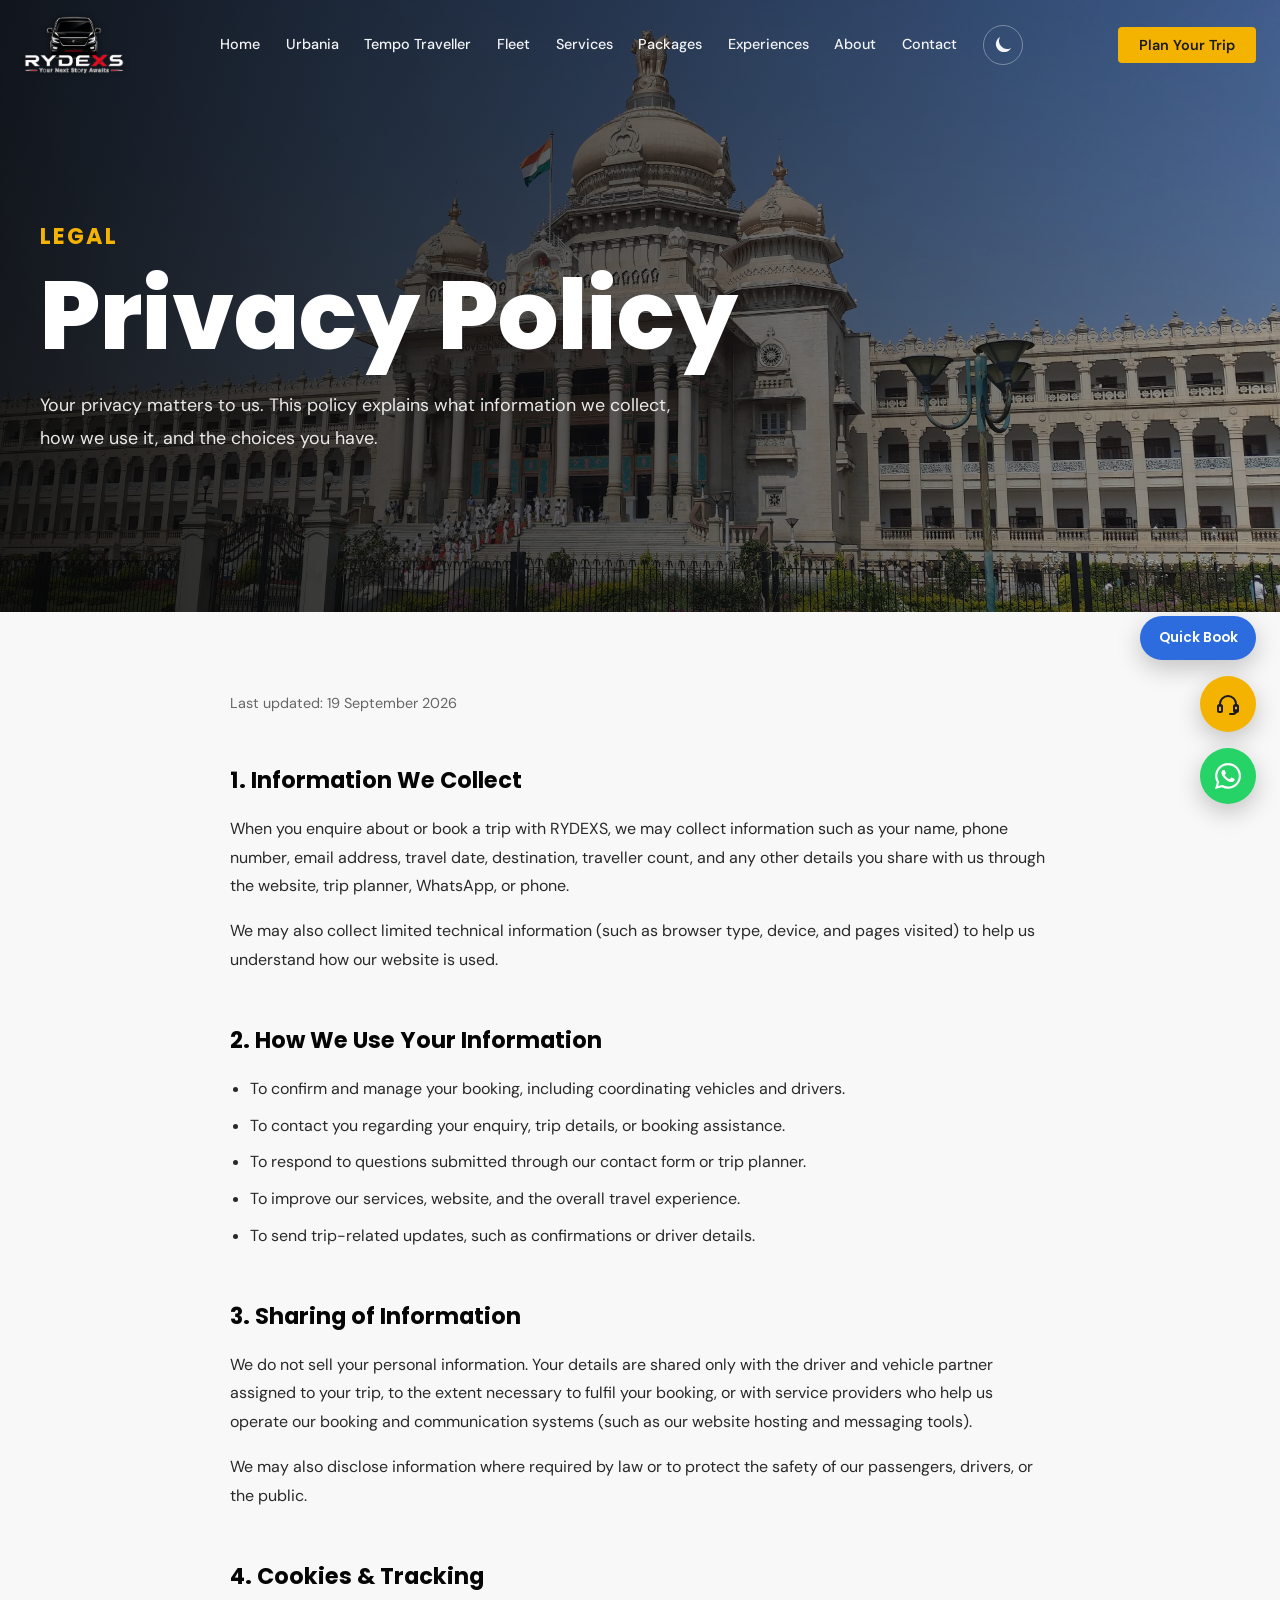
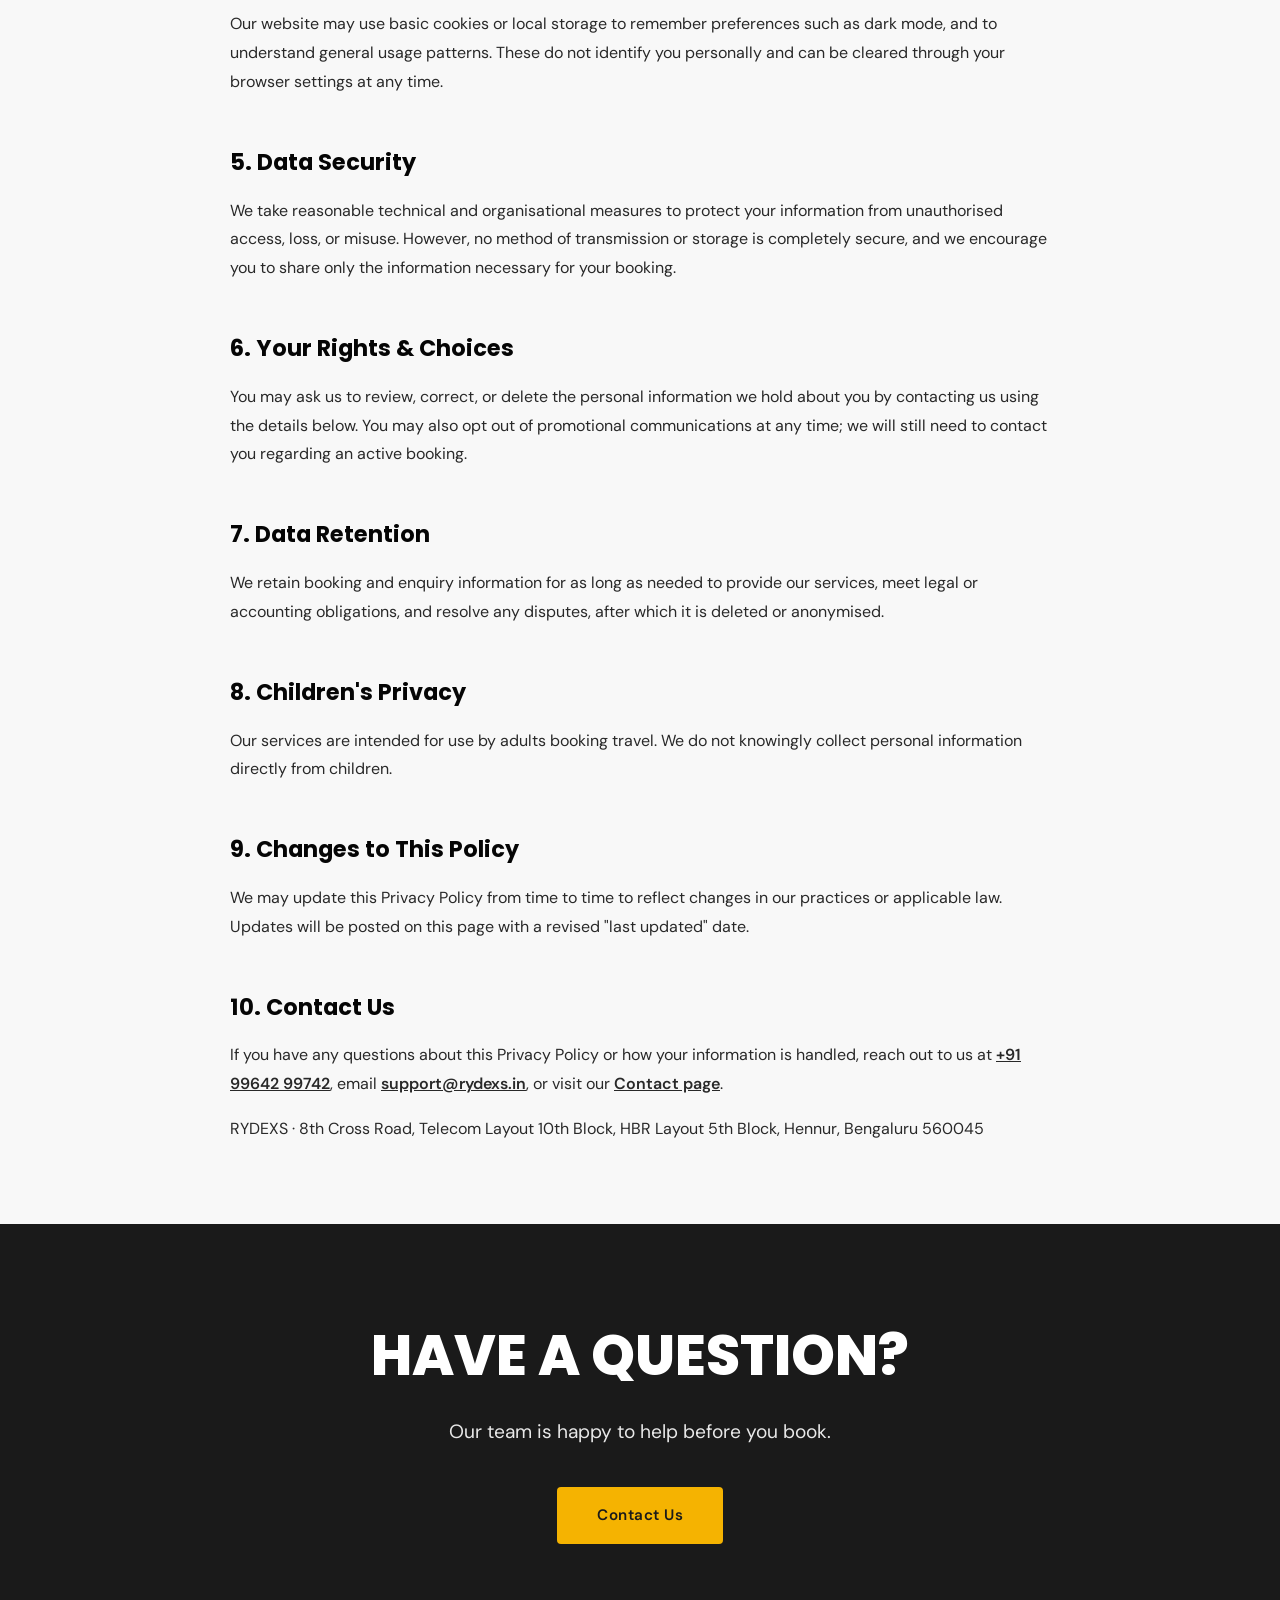
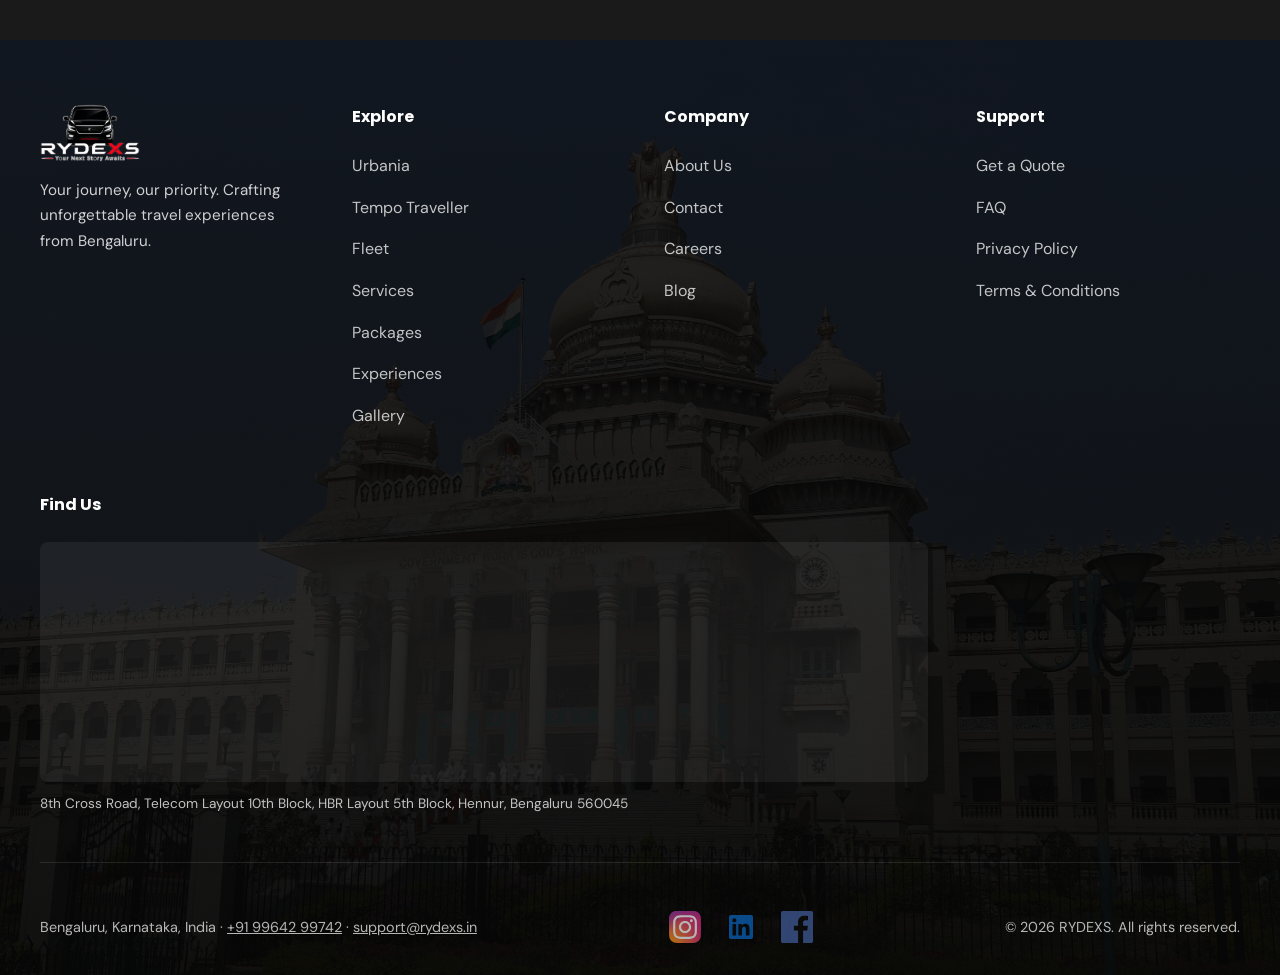
<file: frontend/privacy.html>
<!DOCTYPE html><html lang="en"><head>
<!-- Google tag (gtag.js) -->
<script async src="https://www.googletagmanager.com/gtag/js?id=G-KVVBDQ8B1Z"></script>
<script>
  window.dataLayer = window.dataLayer || [];
  function gtag(){dataLayer.push(arguments);}
  gtag('js', new Date());

  gtag('config', 'G-KVVBDQ8B1Z');
</script>
<meta charset="UTF-8"><meta name="viewport" content="width=device-width, initial-scale=1.0"><meta name="description" content="RYDEXS Privacy Policy: how we collect, use, and protect your information."><title>Privacy Policy | RYDEXS</title><link href="https://fonts.googleapis.com/css2?family=DM+Sans:wght@400;500;600;700&family=Poppins:wght@600;700;800&display=swap" rel="stylesheet"><link rel="stylesheet" href="css/base.css">
  <link rel="stylesheet" href="css/home.css">
  <script src="js/supabase.js"></script>
  <script src="js/site.js"></script>
</head><body><script>RYDEXS.header();</script><main>
<section class="page-hero"><div class="page-hero-content"><div class="section-label">LEGAL</div><h1>Privacy Policy</h1><p>Your privacy matters to us. This policy explains what information we collect, how we use it, and the choices you have.</p></div></section>
<section class="light-bg"><div style="max-width:1200px;margin:0 auto;"><div class="legal-content">
<p class="legal-updated">Last updated: 19 September 2026</p>

<div class="legal-section"><h3>1. Information We Collect</h3><p>When you enquire about or book a trip with RYDEXS, we may collect information such as your name, phone number, email address, travel date, destination, traveller count, and any other details you share with us through the website, trip planner, WhatsApp, or phone.</p><p>We may also collect limited technical information (such as browser type, device, and pages visited) to help us understand how our website is used.</p></div>

<div class="legal-section"><h3>2. How We Use Your Information</h3><ul><li>To confirm and manage your booking, including coordinating vehicles and drivers.</li><li>To contact you regarding your enquiry, trip details, or booking assistance.</li><li>To respond to questions submitted through our contact form or trip planner.</li><li>To improve our services, website, and the overall travel experience.</li><li>To send trip-related updates, such as confirmations or driver details.</li></ul></div>

<div class="legal-section"><h3>3. Sharing of Information</h3><p>We do not sell your personal information. Your details are shared only with the driver and vehicle partner assigned to your trip, to the extent necessary to fulfil your booking, or with service providers who help us operate our booking and communication systems (such as our website hosting and messaging tools).</p><p>We may also disclose information where required by law or to protect the safety of our passengers, drivers, or the public.</p></div>

<div class="legal-section"><h3>4. Cookies &amp; Tracking</h3><p>Our website may use basic cookies or local storage to remember preferences such as dark mode, and to understand general usage patterns. These do not identify you personally and can be cleared through your browser settings at any time.</p></div>

<div class="legal-section"><h3>5. Data Security</h3><p>We take reasonable technical and organisational measures to protect your information from unauthorised access, loss, or misuse. However, no method of transmission or storage is completely secure, and we encourage you to share only the information necessary for your booking.</p></div>

<div class="legal-section"><h3>6. Your Rights &amp; Choices</h3><p>You may ask us to review, correct, or delete the personal information we hold about you by contacting us using the details below. You may also opt out of promotional communications at any time; we will still need to contact you regarding an active booking.</p></div>

<div class="legal-section"><h3>7. Data Retention</h3><p>We retain booking and enquiry information for as long as needed to provide our services, meet legal or accounting obligations, and resolve any disputes, after which it is deleted or anonymised.</p></div>

<div class="legal-section"><h3>8. Children's Privacy</h3><p>Our services are intended for use by adults booking travel. We do not knowingly collect personal information directly from children.</p></div>

<div class="legal-section"><h3>9. Changes to This Policy</h3><p>We may update this Privacy Policy from time to time to reflect changes in our practices or applicable law. Updates will be posted on this page with a revised "last updated" date.</p></div>

<div class="legal-section"><h3>10. Contact Us</h3><p>If you have any questions about this Privacy Policy or how your information is handled, reach out to us at <a href="tel:+919964299742">+91 99642 99742</a>, email <a href="mailto:support@rydexs.in">support@rydexs.in</a>, or visit our <a href="contact.html">Contact page</a>.</p><p>RYDEXS &middot; 8th Cross Road, Telecom Layout 10th Block, HBR Layout 5th Block, Hennur, Bengaluru 560045</p></div>

</div></div></section>
<section class="dark-bg" style="padding:6rem 2rem;text-align:center;"><div style="max-width:700px;margin:0 auto;"><h2 class="section-heading" style="color:white;">HAVE A QUESTION?</h2><p style="color:rgba(255,255,255,.9);font-size:1.2rem;margin-bottom:2.5rem;">Our team is happy to help before you book.</p><a href="contact.html" class="btn btn-primary">Contact Us</a></div></section></main><script>RYDEXS.footer();</script>
</body></html>
</file>
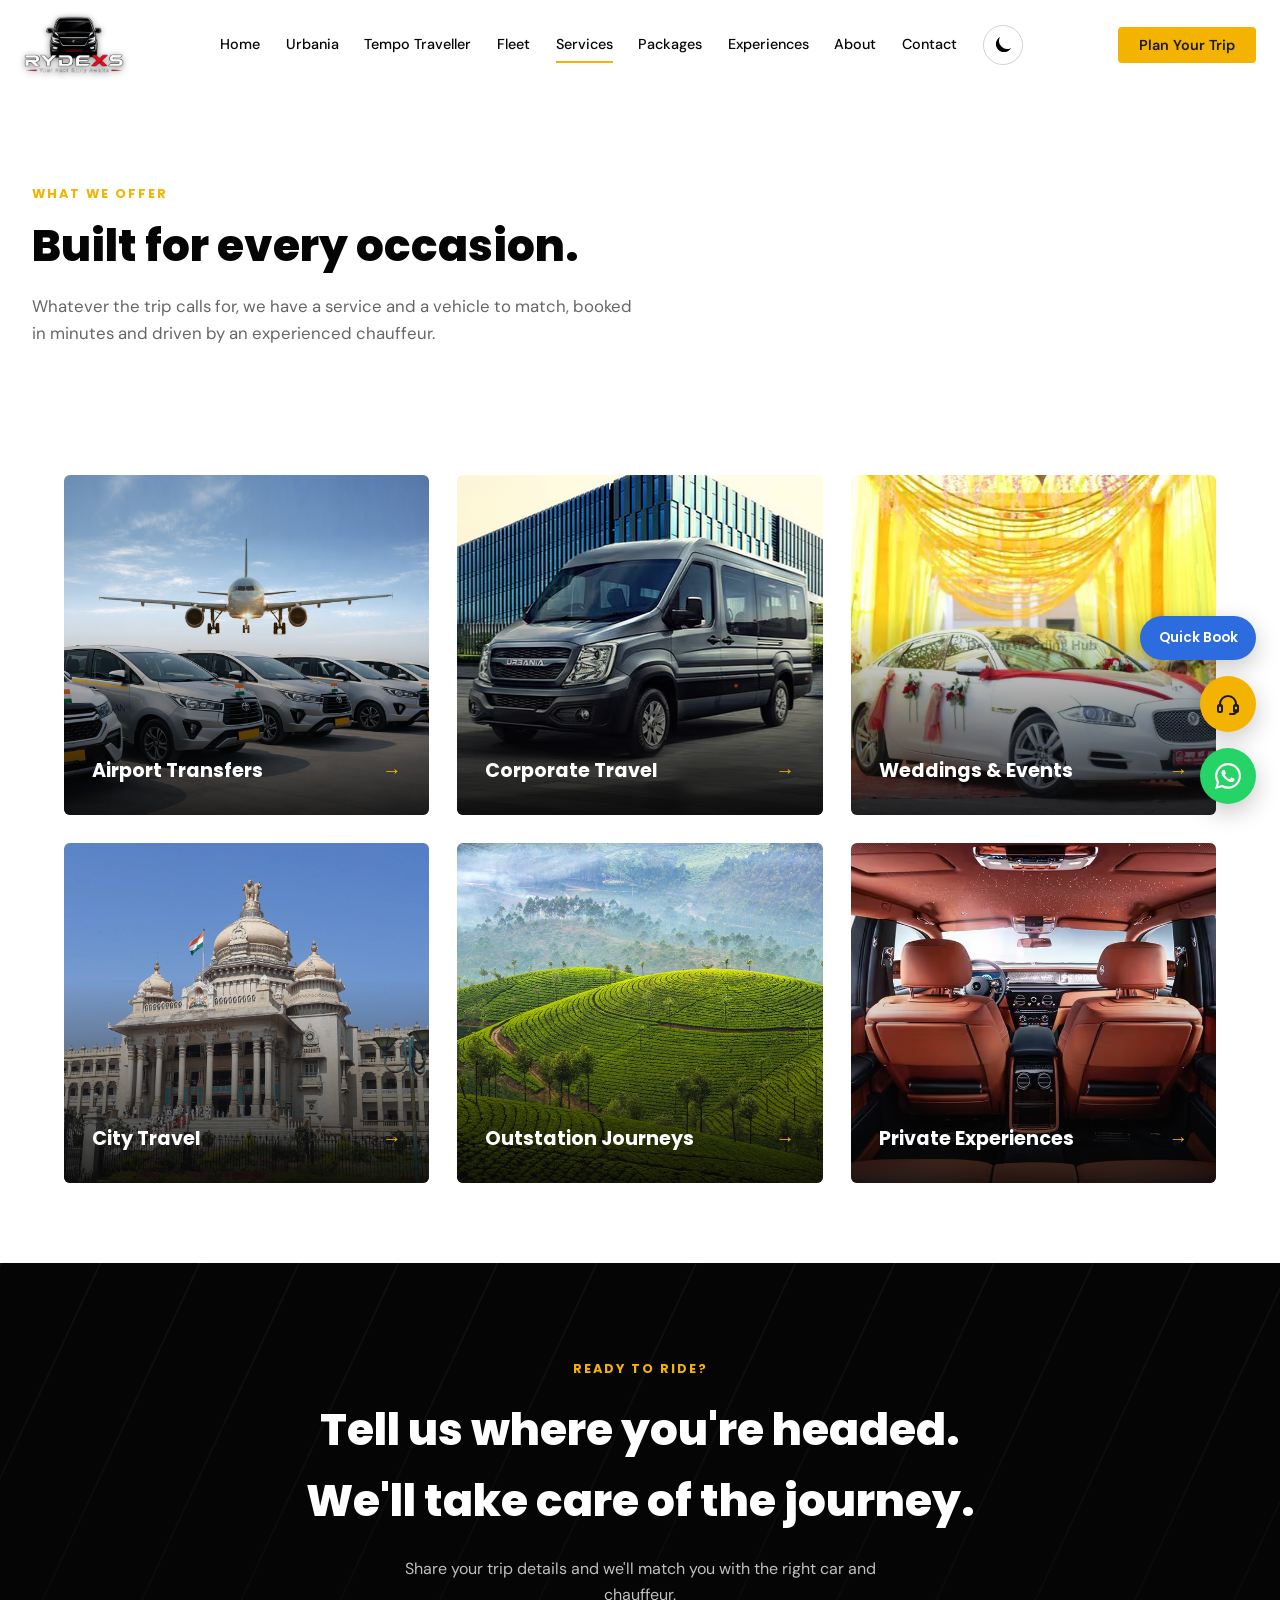
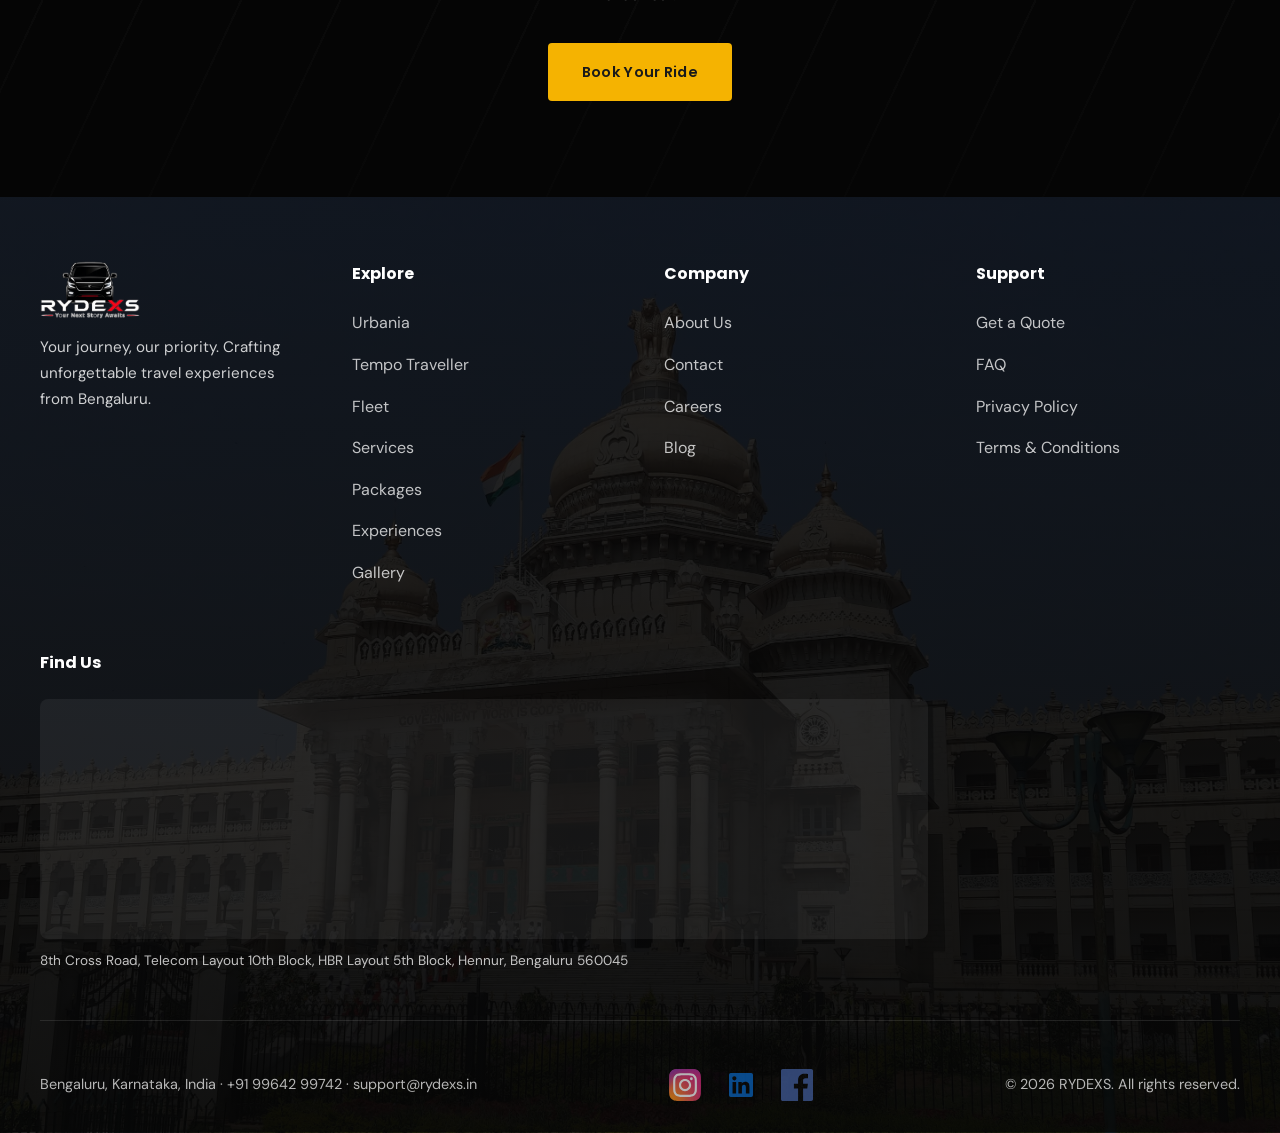
<file: frontend/services.html>
<!DOCTYPE html>
<html lang="en">
<head>
<!-- Google tag (gtag.js) -->
<script async src="https://www.googletagmanager.com/gtag/js?id=G-KVVBDQ8B1Z"></script>
<script>
  window.dataLayer = window.dataLayer || [];
  function gtag(){dataLayer.push(arguments);}
  gtag('js', new Date());

  gtag('config', 'G-KVVBDQ8B1Z');
</script>

<meta charset="UTF-8">
<meta name="viewport" content="width=device-width, initial-scale=1.0">
<title>Services | RYDEXS</title>
<meta name="description" content="RYDEXS services: airport transfers, corporate travel, weddings and events, city travel, outstation journeys and private experiences.">
<link rel="preconnect" href="https://fonts.googleapis.com">
<link rel="preconnect" href="https://fonts.gstatic.com" crossorigin>
<link href="https://fonts.googleapis.com/css2?family=DM+Sans:wght@400;500;600;700&family=Poppins:wght@600;700;800&display=swap" rel="stylesheet">
<link rel="stylesheet" href="css/base.css">
  <link rel="stylesheet" href="css/fleet-services.css">
  <script src="js/supabase.js"></script>
  <script src="js/site.js"></script>
</head>
<body>

<script>RYDEXS.header();</script>

<section class="section fleet-intro reveal page-top-offset">
  <span class="section-label">What We Offer</span>
  <h2 class="section-heading">Built for every occasion.</h2>
  <p class="section-subtitle">Whatever the trip calls for, we have a service and a vehicle to match, booked in minutes and driven by an experienced chauffeur.</p>
</section>

<section class="section reveal" id="occasions" style="padding-top:0;">
  <div class="container">
    <div class="occasions-grid">
      <a href="contact.html" class="occasion-card">
        <div class="occasion-bg" style="background-image:url('Airport-Transfer.jpeg');"></div>
        <div class="occasion-label"><span>Airport Transfers</span><span class="arrow">&#8594;</span></div>
      </a>
      <a href="contact.html" class="occasion-card">
        <div class="occasion-bg" style="background-image:url('force-urbania.jpg');"></div>
        <div class="occasion-label"><span>Corporate Travel</span><span class="arrow">&#8594;</span></div>
      </a>
      <a href="contact.html" class="occasion-card">
        <div class="occasion-bg" style="background-image:url('wedding.webp');"></div>
        <div class="occasion-label"><span>Weddings &amp; Events</span><span class="arrow">&#8594;</span></div>
      </a>
      <a href="contact.html" class="occasion-card">
        <div class="occasion-bg" style="background-image:url('vidhana soudha.webp');"></div>
        <div class="occasion-label"><span>City Travel</span><span class="arrow">&#8594;</span></div>
      </a>
      <a href="contact.html" class="occasion-card">
        <div class="occasion-bg" style="background-image:url('Hill Station Trips.jpg');"></div>
        <div class="occasion-label"><span>Outstation Journeys</span><span class="arrow">&#8594;</span></div>
      </a>
      <a href="contact.html" class="occasion-card">
        <div class="occasion-bg" style="background-image:url('rollsroyce.jpg.avif');"></div>
        <div class="occasion-label"><span>Private Experiences</span><span class="arrow">&#8594;</span></div>
      </a>
    </div>
  </div>
</section>

<section class="quote-cta reveal">
  <span class="section-label">Ready To Ride?</span>
  <h2>Tell us where you're headed.<br>We'll take care of the journey.</h2>
  <p>Share your trip details and we'll match you with the right car and chauffeur.</p>
  <a href="contact.html#planner" class="btn-primary">Book Your Ride</a>
</section>

<script>RYDEXS.footer();</script>
<script>
(function () {
  // ----- Scroll reveal -----
  const revealEls = document.querySelectorAll('.reveal');
  if ('IntersectionObserver' in window) {
    const observer = new IntersectionObserver(entries => {
      entries.forEach(entry => {
        if (entry.isIntersecting) {
          entry.target.classList.add('in-view');
          observer.unobserve(entry.target);
        }
      });
    }, { threshold: 0.15 });
    revealEls.forEach(el => observer.observe(el));
  } else {
    revealEls.forEach(el => el.classList.add('in-view'));
  }
})();
</script>

</body>
</html>
</file>
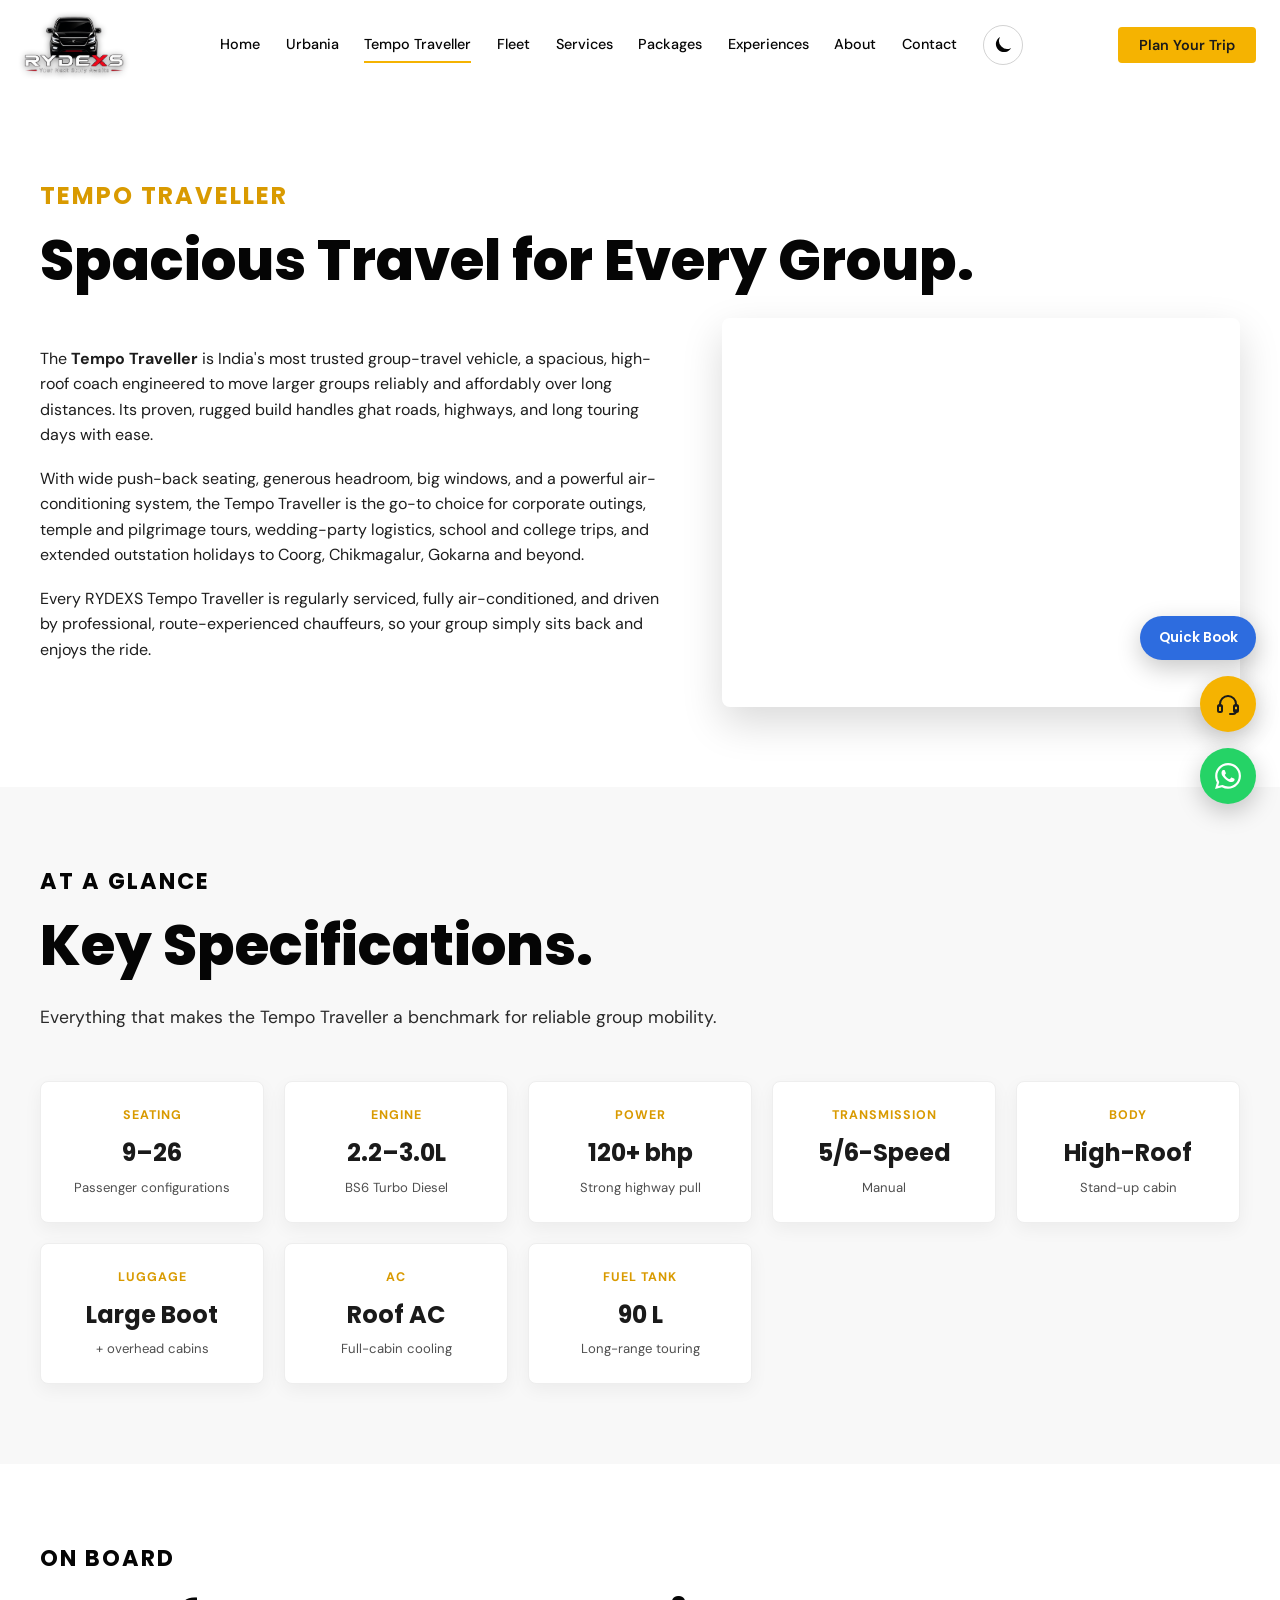
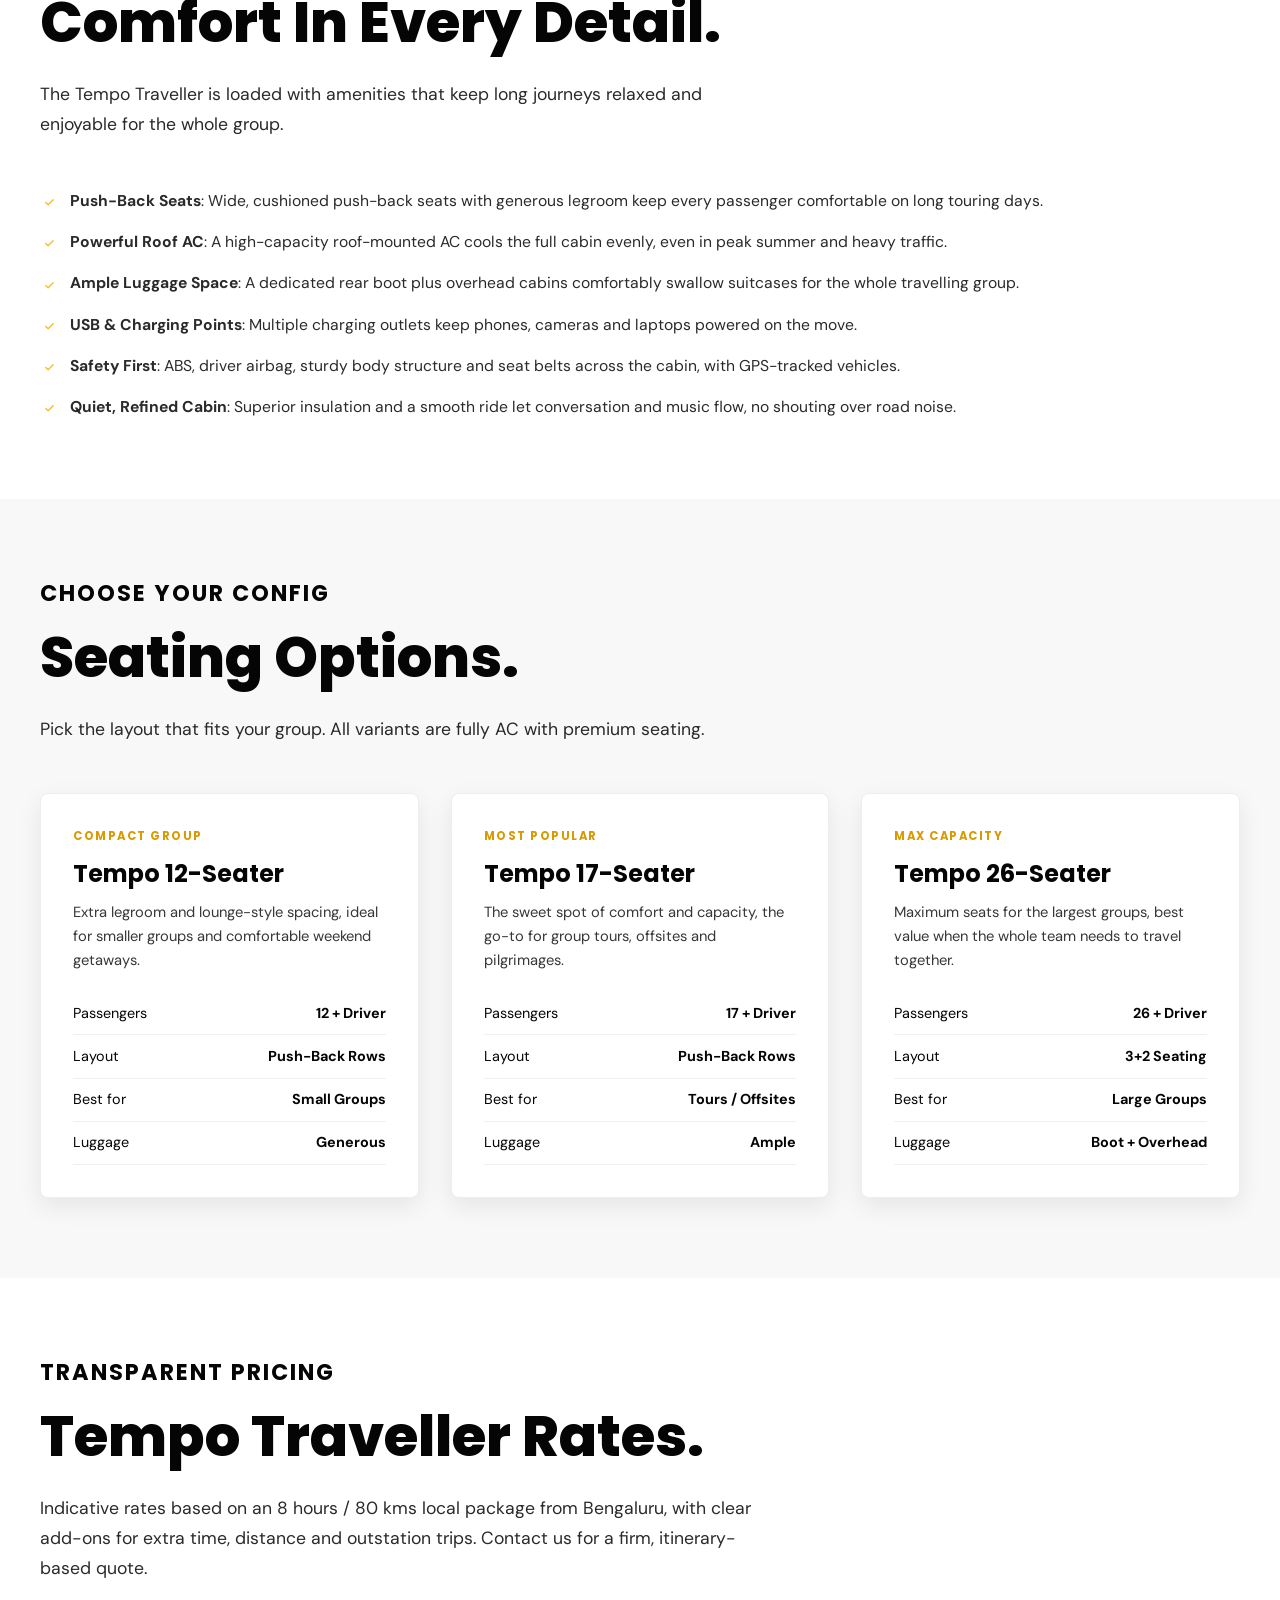
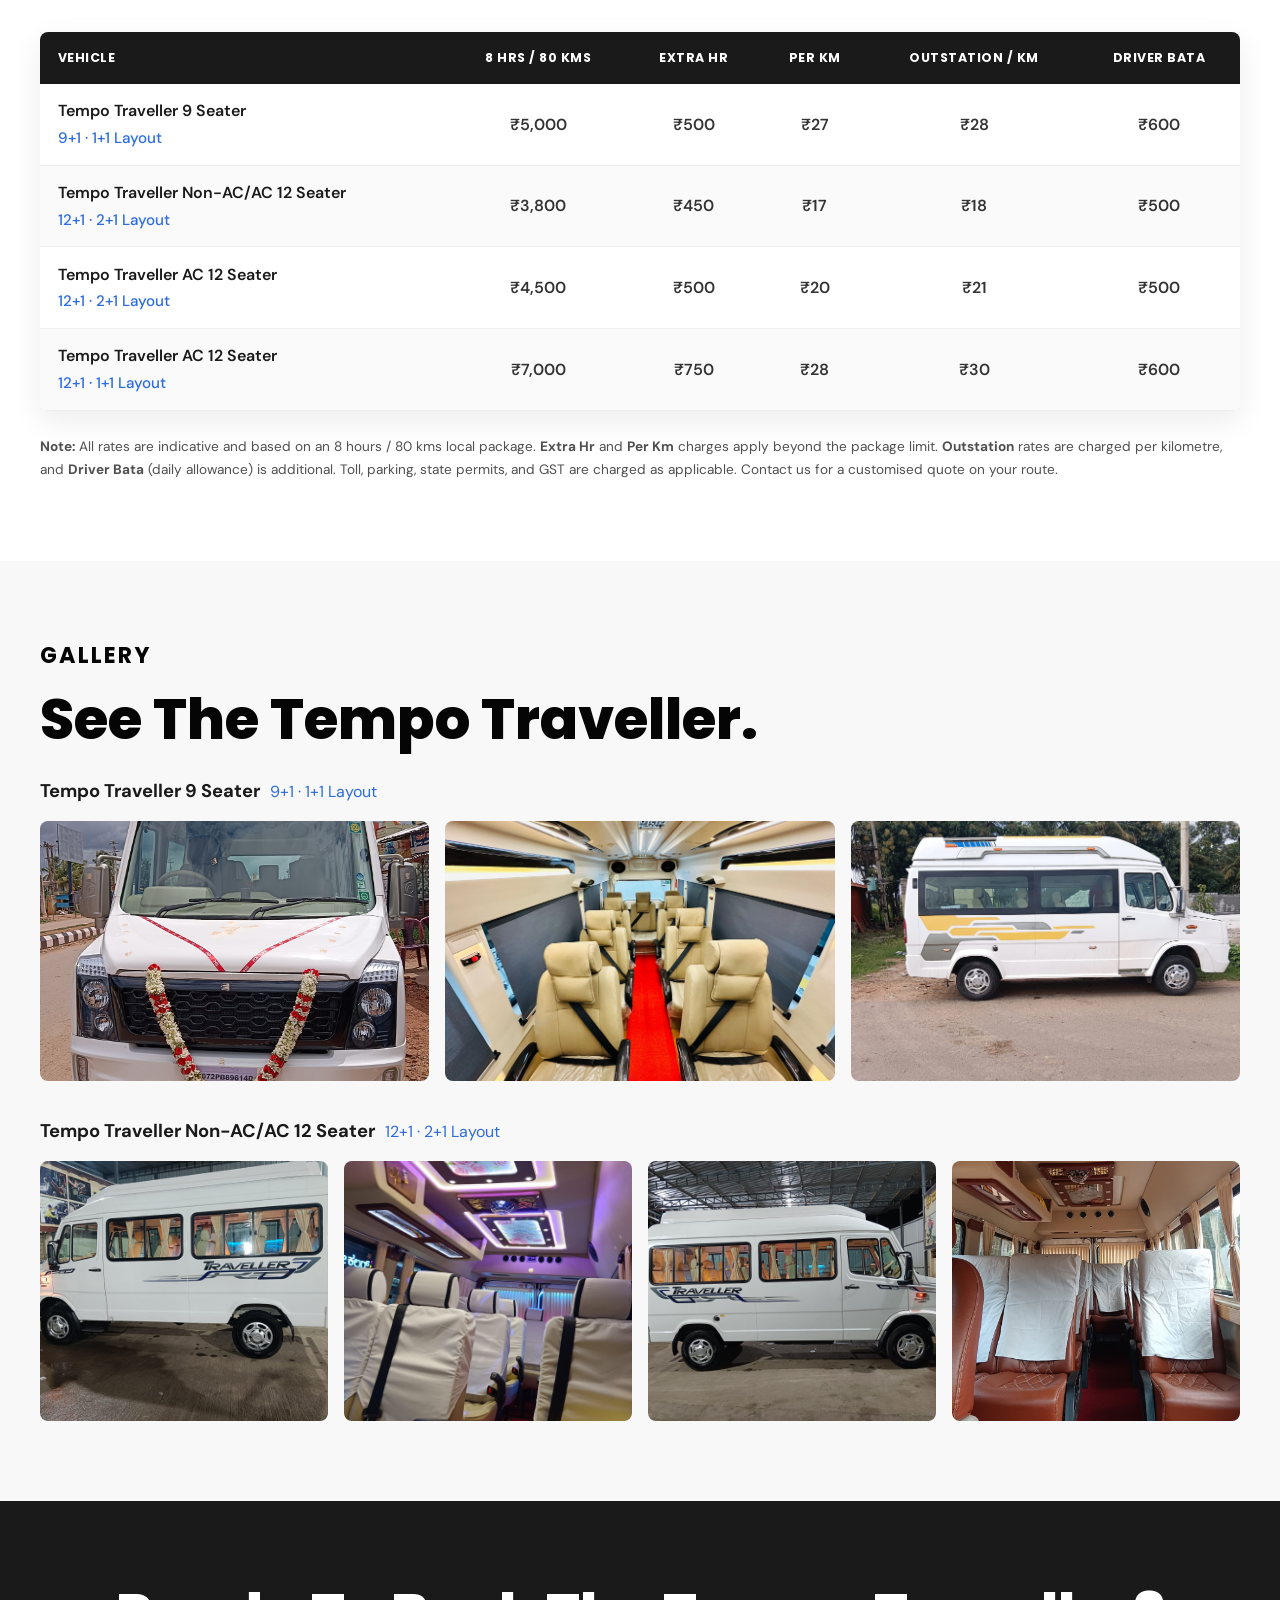
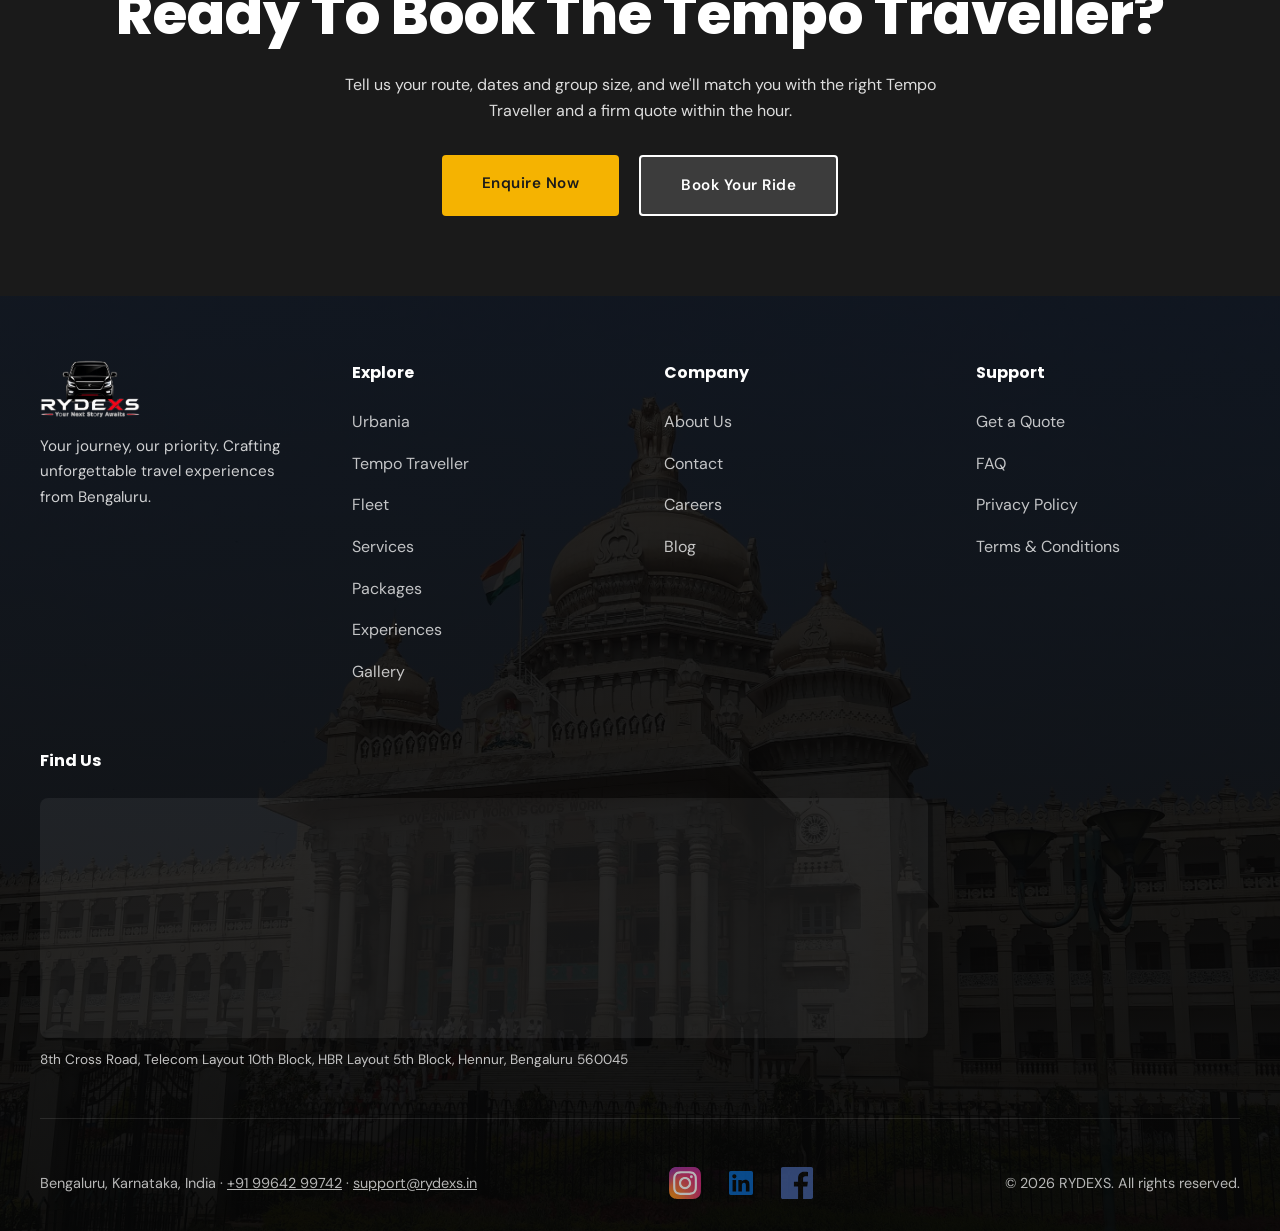
<file: frontend/tempotraveller.html>
<!DOCTYPE html>
<html lang="en">
<head>
<!-- Google tag (gtag.js) -->
<script async src="https://www.googletagmanager.com/gtag/js?id=G-KVVBDQ8B1Z"></script>
<script>
  window.dataLayer = window.dataLayer || [];
  function gtag(){dataLayer.push(arguments);}
  gtag('js', new Date());

  gtag('config', 'G-KVVBDQ8B1Z');
</script>

  <meta charset="UTF-8">
  <meta name="viewport" content="width=device-width, initial-scale=1.0">
  <meta name="description" content="Tempo Traveller hire in Bengaluru for group trips: seating options, specifications and rates from RYDEXS.">
  <title>Tempo Traveller | RYDEXS Premium Fleet</title>
  <link href="https://fonts.googleapis.com/css2?family=DM+Sans:wght@400;500;600;700&family=Poppins:wght@600;700;800&display=swap" rel="stylesheet">
  <link rel="stylesheet" href="css/base.css">
  <link rel="stylesheet" href="css/vehicle.css">
  <script src="js/supabase.js"></script>
  <script src="js/site.js"></script>
</head>
<body>
  <!-- NAVBAR -->
  <script>RYDEXS.header();</script>

  <main class="vehicle-page">
  <!-- OVERVIEW -->
  <section id="overview">
    <div class="section-inner">
      <h1 class="section-label">Tempo Traveller</h1>
      <h2 class="section-heading">Spacious Travel for Every Group.</h2>
      <div class="overview-grid">
        <div class="overview-copy">
          <p>The <strong>Tempo Traveller</strong> is India's most trusted group-travel vehicle, a spacious, high-roof coach engineered to move larger groups reliably and affordably over long distances. Its proven, rugged build handles ghat roads, highways, and long touring days with ease.</p>
          <p>With wide push-back seating, generous headroom, big windows, and a powerful air-conditioning system, the Tempo Traveller is the go-to choice for corporate outings, temple and pilgrimage tours, wedding-party logistics, school and college trips, and extended outstation holidays to Coorg, Chikmagalur, Gokarna and beyond.</p>
          <p>Every RYDEXS Tempo Traveller is regularly serviced, fully air-conditioned, and driven by professional, route-experienced chauffeurs, so your group simply sits back and enjoys the ride.</p>
        </div>
        <div class="overview-media overview-slideshow overview-slideshow--n4">
          <img class="slide" src="images/rydexs-tempo-traveller.jpg" alt="RYDEXS Force Tempo Traveller" style="animation-delay:0s;">
          <img class="slide" src="tempo-1.jpg" alt="Tempo Traveller side profile" style="animation-delay:4s;">
          <img class="slide" src="tempo-2.jpg" alt="Tempo Traveller front view" style="animation-delay:8s;">
          <img class="slide" src="images/tempo-traveller.jpg" alt="Tempo Traveller on the road" style="animation-delay:12s;">
        </div>
      </div>
    </div>
  </section>

  <!-- KEY SPECS -->
  <section class="light-bg" id="specs">
    <div class="section-inner">
      <div class="section-label">AT A GLANCE</div>
      <h2 class="section-heading">Key Specifications.</h2>
      <p class="section-subtitle">Everything that makes the Tempo Traveller a benchmark for reliable group mobility.</p>
      <div class="spec-grid">
        <div class="spec-card"><div class="spec-label">Seating</div><div class="spec-value">9–26</div><div class="spec-sub">Passenger configurations</div></div>
        <div class="spec-card"><div class="spec-label">Engine</div><div class="spec-value">2.2–3.0L</div><div class="spec-sub">BS6 Turbo Diesel</div></div>
        <div class="spec-card"><div class="spec-label">Power</div><div class="spec-value">120+ bhp</div><div class="spec-sub">Strong highway pull</div></div>
        <div class="spec-card"><div class="spec-label">Transmission</div><div class="spec-value">5/6-Speed</div><div class="spec-sub">Manual</div></div>
        <div class="spec-card"><div class="spec-label">Body</div><div class="spec-value">High-Roof</div><div class="spec-sub">Stand-up cabin</div></div>
        <div class="spec-card"><div class="spec-label">Luggage</div><div class="spec-value">Large Boot</div><div class="spec-sub">+ overhead cabins</div></div>
        <div class="spec-card"><div class="spec-label">AC</div><div class="spec-value">Roof AC</div><div class="spec-sub">Full-cabin cooling</div></div>
        <div class="spec-card"><div class="spec-label">Fuel Tank</div><div class="spec-value">90 L</div><div class="spec-sub">Long-range touring</div></div>
      </div>
    </div>
  </section>

  <!-- FEATURES -->
  <section id="features">
    <div class="section-inner">
      <div class="section-label">ON BOARD</div>
      <h2 class="section-heading">Comfort In Every Detail.</h2>
      <p class="section-subtitle">The Tempo Traveller is loaded with amenities that keep long journeys relaxed and enjoyable for the whole group.</p>
      <ul class="feature-list">
        <li><strong>Push-Back Seats</strong>: Wide, cushioned push-back seats with generous legroom keep every passenger comfortable on long touring days.</li>
        <li><strong>Powerful Roof AC</strong>: A high-capacity roof-mounted AC cools the full cabin evenly, even in peak summer and heavy traffic.</li>
        <li><strong>Ample Luggage Space</strong>: A dedicated rear boot plus overhead cabins comfortably swallow suitcases for the whole travelling group.</li>
        <li><strong>USB & Charging Points</strong>: Multiple charging outlets keep phones, cameras and laptops powered on the move.</li>
        <li><strong>Safety First</strong>: ABS, driver airbag, sturdy body structure and seat belts across the cabin, with GPS-tracked vehicles.</li>
        <li><strong>Quiet, Refined Cabin</strong>: Superior insulation and a smooth ride let conversation and music flow, no shouting over road noise.</li>
      </ul>
    </div>
  </section>

  <!-- VARIANTS -->
  <section class="light-bg" id="variants">
    <div class="section-inner">
      <div class="section-label">CHOOSE YOUR CONFIG</div>
      <h2 class="section-heading">Seating Options.</h2>
      <p class="section-subtitle">Pick the layout that fits your group. All variants are fully AC with premium seating.</p>
      <div class="variant-grid">
        <div class="variant-card">
          <div class="variant-top"><span class="variant-tag">Compact Group</span><h4>Tempo 12-Seater</h4></div>
          <p>Extra legroom and lounge-style spacing, ideal for smaller groups and comfortable weekend getaways.</p>
          <ul class="variant-specs">
            <li><span>Passengers</span><span>12 + Driver</span></li>
            <li><span>Layout</span><span>Push-Back Rows</span></li>
            <li><span>Best for</span><span>Small Groups</span></li>
            <li><span>Luggage</span><span>Generous</span></li>
          </ul>
        </div>
        <div class="variant-card">
          <div class="variant-top"><span class="variant-tag">Most Popular</span><h4>Tempo 17-Seater</h4></div>
          <p>The sweet spot of comfort and capacity, the go-to for group tours, offsites and pilgrimages.</p>
          <ul class="variant-specs">
            <li><span>Passengers</span><span>17 + Driver</span></li>
            <li><span>Layout</span><span>Push-Back Rows</span></li>
            <li><span>Best for</span><span>Tours / Offsites</span></li>
            <li><span>Luggage</span><span>Ample</span></li>
          </ul>
        </div>
        <div class="variant-card">
          <div class="variant-top"><span class="variant-tag">Max Capacity</span><h4>Tempo 26-Seater</h4></div>
          <p>Maximum seats for the largest groups, best value when the whole team needs to travel together.</p>
          <ul class="variant-specs">
            <li><span>Passengers</span><span>26 + Driver</span></li>
            <li><span>Layout</span><span>3+2 Seating</span></li>
            <li><span>Best for</span><span>Large Groups</span></li>
            <li><span>Luggage</span><span>Boot + Overhead</span></li>
          </ul>
        </div>
      </div>
    </div>
  </section>

  <!-- RATES -->
  <section id="rates">
    <div class="section-inner">
      <div class="section-label">TRANSPARENT PRICING</div>
      <h2 class="section-heading">Tempo Traveller Rates.</h2>
      <p class="section-subtitle">Indicative rates based on an 8 hours / 80 kms local package from Bengaluru, with clear add-ons for extra time, distance and outstation trips. Contact us for a firm, itinerary-based quote.</p>
      <p class="rate-scroll-hint">← Swipe to see all columns →</p>
      <div class="rate-card">
        <div class="rate-wrap">
          <table class="rate-table">
            <thead>
              <tr>
                <th>Vehicle</th>
                <th>8 Hrs / 80 Kms</th>
                <th>Extra Hr</th>
                <th>Per Km</th>
                <th>Outstation / Km</th>
                <th>Driver Bata</th>
              </tr>
            </thead>
            <tbody>
              <tr class="rate-row-link" data-target="veh-tt-9-seater" tabindex="0" role="link" aria-label="View Tempo Traveller 9 Seater photo"><td><span class="veh-name">Tempo Traveller 9 Seater</span><span class="veh-seat">9+1 · 1+1 Layout</span></td><td>₹5,000</td><td>₹500</td><td>₹27</td><td>₹28</td><td>₹600</td></tr>
              <tr class="rate-row-link" data-target="veh-tt-12-seater-nonac" tabindex="0" role="link" aria-label="View Tempo Traveller Non-AC/AC 12 Seater photo"><td><span class="veh-name">Tempo Traveller Non-AC/AC 12 Seater</span><span class="veh-seat">12+1 · 2+1 Layout</span></td><td>₹3,800</td><td>₹450</td><td>₹17</td><td>₹18</td><td>₹500</td></tr>
              <tr class="rate-row-link" data-target="veh-tt-12-seater-ac-2plus1" tabindex="0" role="link" aria-label="View Tempo Traveller AC 12 Seater, 2+1 layout, photo"><td><span class="veh-name">Tempo Traveller AC 12 Seater</span><span class="veh-seat">12+1 · 2+1 Layout</span></td><td>₹4,500</td><td>₹500</td><td>₹20</td><td>₹21</td><td>₹500</td></tr>
              <tr class="rate-row-link" data-target="veh-tt-12-seater-ac-1plus1" tabindex="0" role="link" aria-label="View Tempo Traveller AC 12 Seater, 1+1 layout, photo"><td><span class="veh-name">Tempo Traveller AC 12 Seater</span><span class="veh-seat">12+1 · 1+1 Layout</span></td><td>₹7,000</td><td>₹750</td><td>₹28</td><td>₹30</td><td>₹600</td></tr>
            </tbody>
          </table>
        </div>
      </div>
      <p class="rate-note"><strong>Note:</strong> All rates are indicative and based on an 8 hours / 80 kms local package. <strong>Extra Hr</strong> and <strong>Per Km</strong> charges apply beyond the package limit. <strong>Outstation</strong> rates are charged per kilometre, and <strong>Driver Bata</strong> (daily allowance) is additional. Toll, parking, state permits, and GST are charged as applicable. Contact us for a customised quote on your route.</p>
    </div>
  </section>

  <!-- GALLERY -->
  <section class="light-bg" id="gallery">
    <div class="section-inner">
      <div class="section-label">GALLERY</div>
      <h2 class="section-heading">See The Tempo Traveller.</h2>
      <div class="gallery-groups">
        <div class="gallery-group" id="veh-tt-9-seater">
          <div class="gallery-group-title"><span class="veh-name">Tempo Traveller 9 Seater</span><span class="veh-seat">9+1 · 1+1 Layout</span></div>
          <div class="gallery-grid">
            <div class="g-item"><img src="tempo-2.jpg" alt="Tempo Traveller 9 Seater front view" loading="lazy"></div>
            <div class="g-item"><img src="tempo-3.jpg" alt="Tempo Traveller 9 Seater cream leather cabin, rear seating" loading="lazy"></div>
            <div class="g-item"><img src="tempo-8.jpg" alt="Tempo Traveller 9 Seater side profile" loading="lazy"></div>
          </div>
        </div>
        <div class="gallery-group" id="veh-tt-12-seater-nonac">
          <div class="gallery-group-title"><span class="veh-name">Tempo Traveller Non-AC/AC 12 Seater</span><span class="veh-seat">12+1 · 2+1 Layout</span></div>
          <div class="gallery-grid">
            <div class="g-item"><img src="tempo-1.jpg" alt="Tempo Traveller Non-AC/AC 12 Seater side profile" loading="lazy"></div>
            <div class="g-item"><img src="tempo-4.jpg" alt="Tempo Traveller Non-AC/AC 12 Seater cabin with ambient lighting" loading="lazy"></div>
            <div class="g-item"><img src="tempo-6.jpg" alt="Tempo Traveller Non-AC/AC 12 Seater side profile, garage" loading="lazy"></div>
            <div class="g-item"><img src="tempo-7.jpg" alt="Tempo Traveller Non-AC/AC 12 Seater rear cabin seating" loading="lazy"></div>
          </div>
        </div>
      </div>
    </div>
  </section>

  <!-- CTA -->
  <section class="cta-band" id="contact">
    <div class="section-inner">
      <h2 class="section-heading">Ready To Book The Tempo Traveller?</h2>
      <p>Tell us your route, dates and group size, and we'll match you with the right Tempo Traveller and a firm quote within the hour.</p>
      <div class="button-row">
        <a href="https://wa.me/919964299742" target="_blank" rel="noopener" class="btn btn-primary">Enquire Now</a>
        <a href="contact.html#planner" class="btn btn-secondary">Book Your Ride</a>
      </div>
    </div>
  </section>
  </main>

  <!-- FOOTER -->
  <script>RYDEXS.footer();</script>

  <!-- Rate table -> gallery photo linking -->
  <script>
    document.querySelectorAll('.rate-row-link').forEach(function (row) {
      var target = document.getElementById(row.dataset.target);
      if (!target) return;
      var go = function () {
        target.scrollIntoView({ behavior: 'smooth', block: 'center' });
        target.classList.add('g-item--flash');
        setTimeout(function () { target.classList.remove('g-item--flash'); }, 1600);
      };
      row.addEventListener('click', go);
      row.addEventListener('keydown', function (e) {
        if (e.key === 'Enter' || e.key === ' ') { e.preventDefault(); go(); }
      });
    });
  </script>
</body>
</html>
</file>
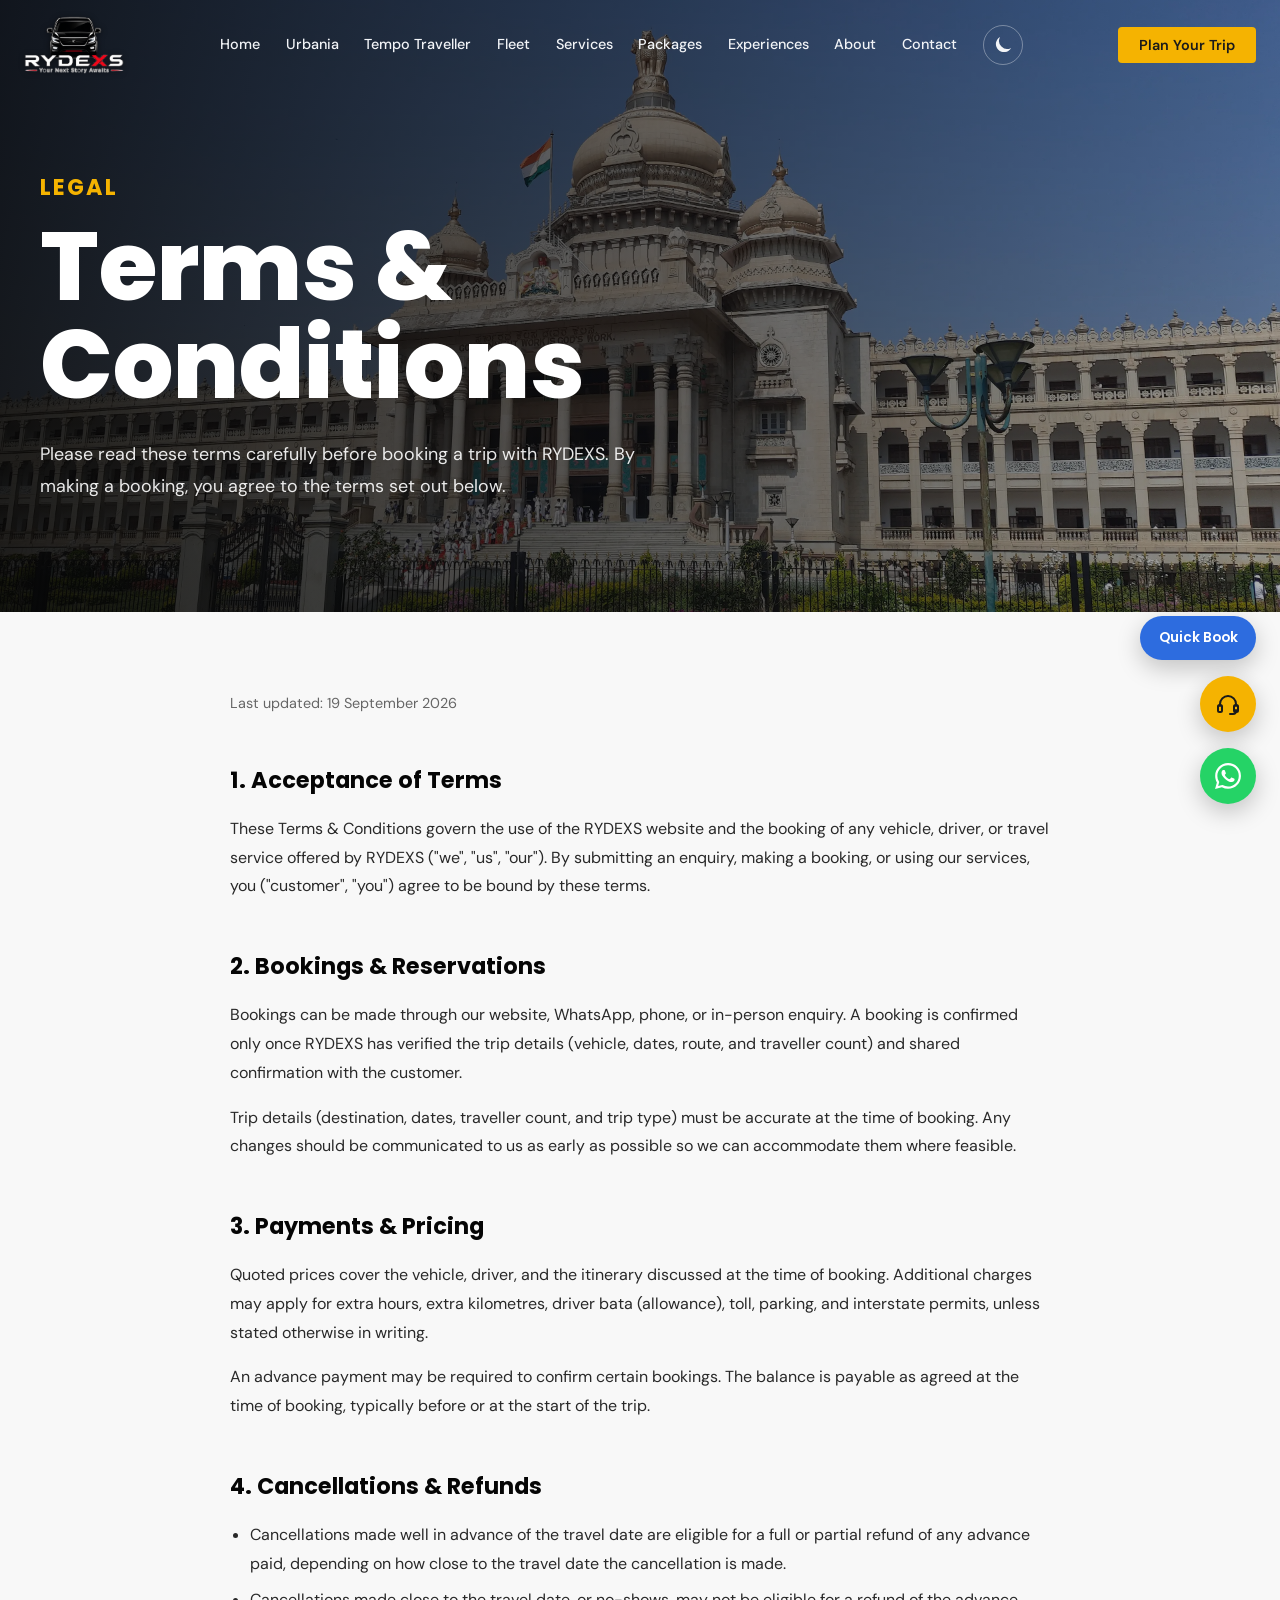
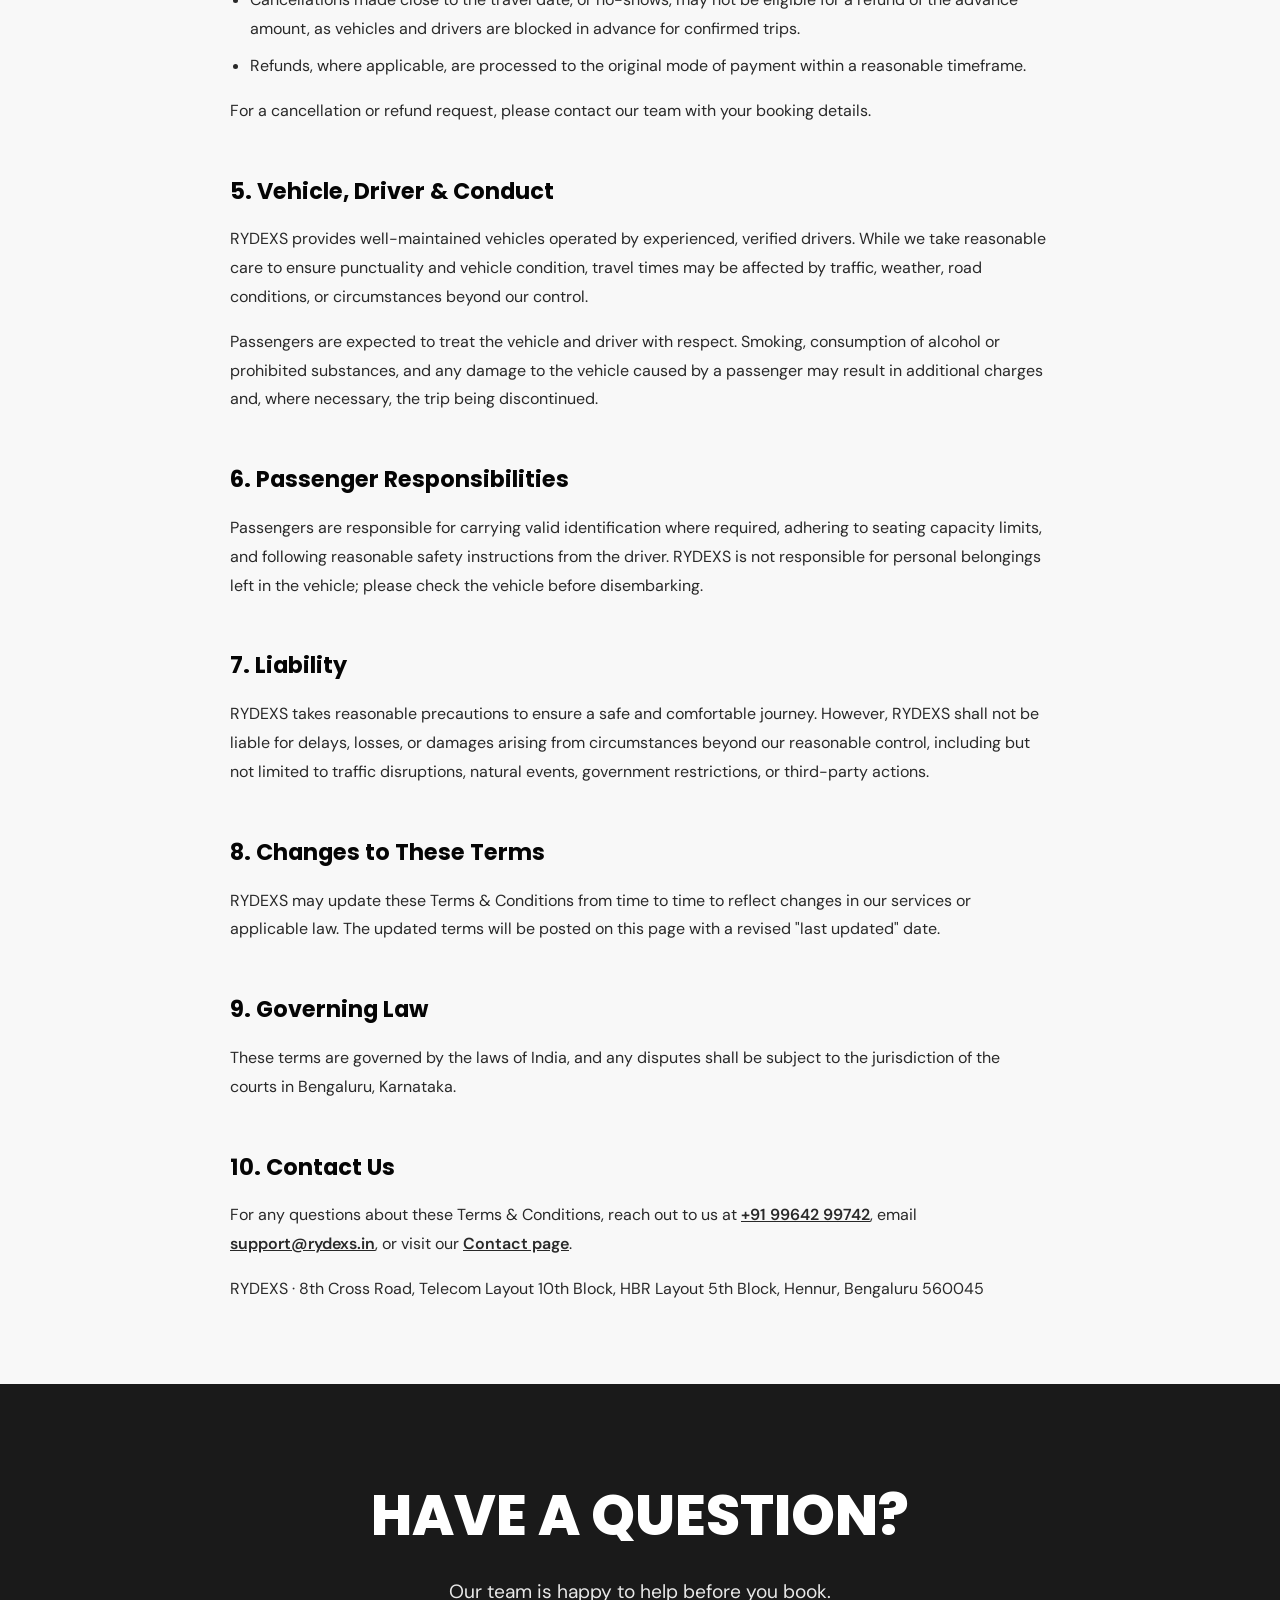
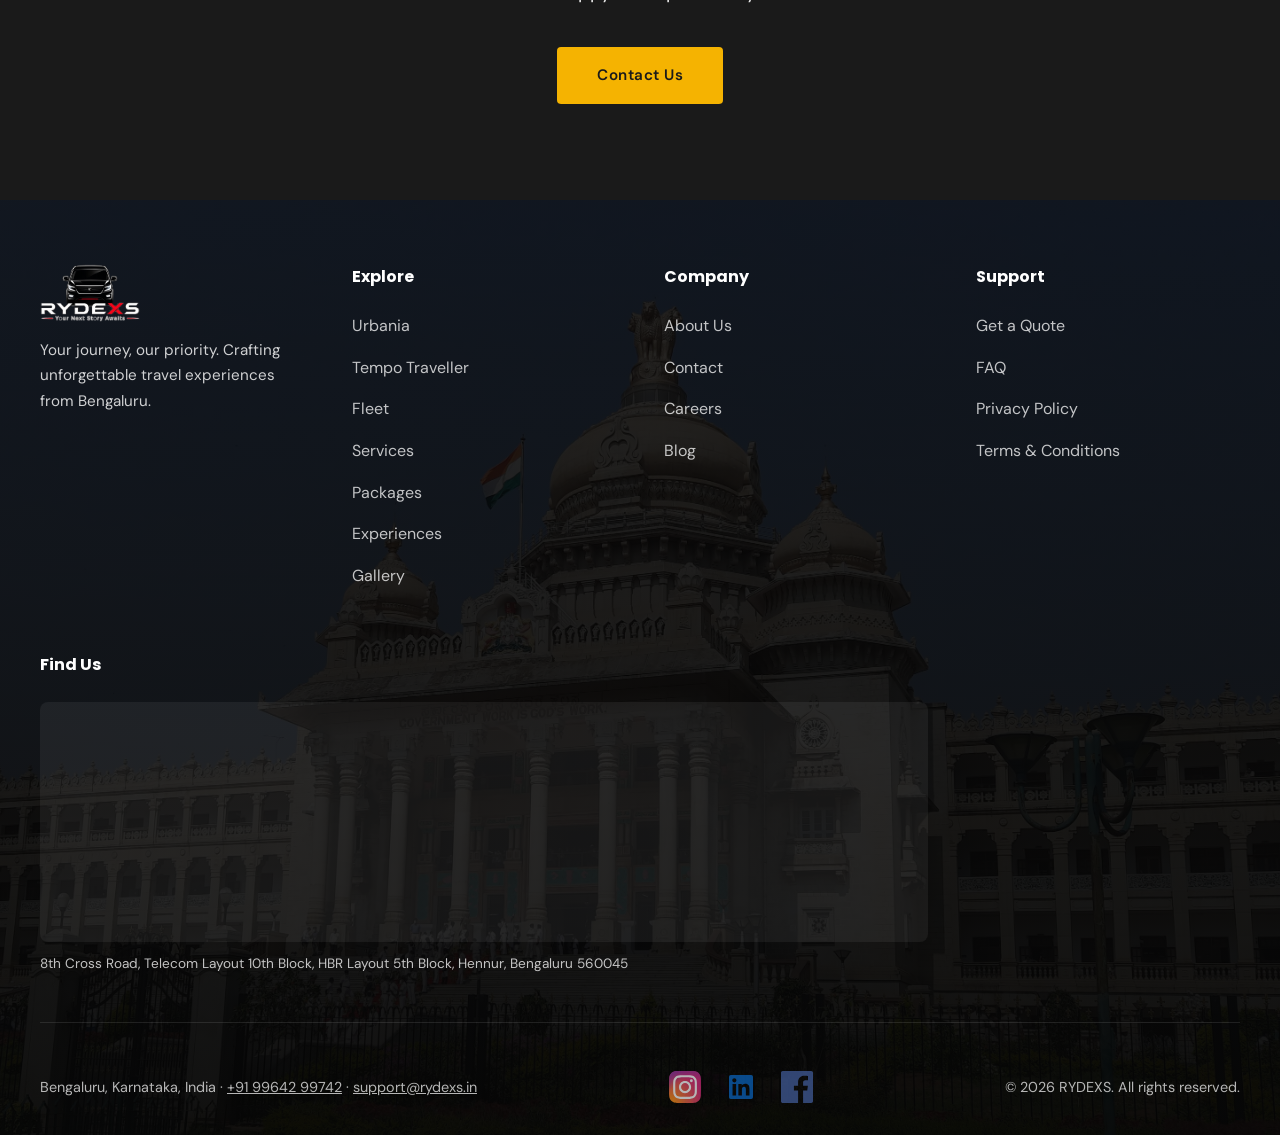
<file: frontend/terms.html>
<!DOCTYPE html><html lang="en"><head>
<!-- Google tag (gtag.js) -->
<script async src="https://www.googletagmanager.com/gtag/js?id=G-KVVBDQ8B1Z"></script>
<script>
  window.dataLayer = window.dataLayer || [];
  function gtag(){dataLayer.push(arguments);}
  gtag('js', new Date());

  gtag('config', 'G-KVVBDQ8B1Z');
</script>
<meta charset="UTF-8"><meta name="viewport" content="width=device-width, initial-scale=1.0"><meta name="description" content="Terms & Conditions for booking travel with RYDEXS: bookings, payments, cancellations and liability."><title>Terms & Conditions | RYDEXS</title><link href="https://fonts.googleapis.com/css2?family=DM+Sans:wght@400;500;600;700&family=Poppins:wght@600;700;800&display=swap" rel="stylesheet"><link rel="stylesheet" href="css/base.css">
  <link rel="stylesheet" href="css/home.css">
  <script src="js/supabase.js"></script>
  <script src="js/site.js"></script>
</head><body><script>RYDEXS.header();</script><main>
<section class="page-hero"><div class="page-hero-content"><div class="section-label">LEGAL</div><h1>Terms &amp; Conditions</h1><p>Please read these terms carefully before booking a trip with RYDEXS. By making a booking, you agree to the terms set out below.</p></div></section>
<section class="light-bg"><div style="max-width:1200px;margin:0 auto;"><div class="legal-content">
<p class="legal-updated">Last updated: 19 September 2026</p>

<div class="legal-section"><h3>1. Acceptance of Terms</h3><p>These Terms &amp; Conditions govern the use of the RYDEXS website and the booking of any vehicle, driver, or travel service offered by RYDEXS ("we", "us", "our"). By submitting an enquiry, making a booking, or using our services, you ("customer", "you") agree to be bound by these terms.</p></div>

<div class="legal-section"><h3>2. Bookings &amp; Reservations</h3><p>Bookings can be made through our website, WhatsApp, phone, or in-person enquiry. A booking is confirmed only once RYDEXS has verified the trip details (vehicle, dates, route, and traveller count) and shared confirmation with the customer.</p><p>Trip details (destination, dates, traveller count, and trip type) must be accurate at the time of booking. Any changes should be communicated to us as early as possible so we can accommodate them where feasible.</p></div>

<div class="legal-section"><h3>3. Payments &amp; Pricing</h3><p>Quoted prices cover the vehicle, driver, and the itinerary discussed at the time of booking. Additional charges may apply for extra hours, extra kilometres, driver bata (allowance), toll, parking, and interstate permits, unless stated otherwise in writing.</p><p>An advance payment may be required to confirm certain bookings. The balance is payable as agreed at the time of booking, typically before or at the start of the trip.</p></div>

<div class="legal-section"><h3>4. Cancellations &amp; Refunds</h3><ul><li>Cancellations made well in advance of the travel date are eligible for a full or partial refund of any advance paid, depending on how close to the travel date the cancellation is made.</li><li>Cancellations made close to the travel date, or no-shows, may not be eligible for a refund of the advance amount, as vehicles and drivers are blocked in advance for confirmed trips.</li><li>Refunds, where applicable, are processed to the original mode of payment within a reasonable timeframe.</li></ul><p>For a cancellation or refund request, please contact our team with your booking details.</p></div>

<div class="legal-section"><h3>5. Vehicle, Driver &amp; Conduct</h3><p>RYDEXS provides well-maintained vehicles operated by experienced, verified drivers. While we take reasonable care to ensure punctuality and vehicle condition, travel times may be affected by traffic, weather, road conditions, or circumstances beyond our control.</p><p>Passengers are expected to treat the vehicle and driver with respect. Smoking, consumption of alcohol or prohibited substances, and any damage to the vehicle caused by a passenger may result in additional charges and, where necessary, the trip being discontinued.</p></div>

<div class="legal-section"><h3>6. Passenger Responsibilities</h3><p>Passengers are responsible for carrying valid identification where required, adhering to seating capacity limits, and following reasonable safety instructions from the driver. RYDEXS is not responsible for personal belongings left in the vehicle; please check the vehicle before disembarking.</p></div>

<div class="legal-section"><h3>7. Liability</h3><p>RYDEXS takes reasonable precautions to ensure a safe and comfortable journey. However, RYDEXS shall not be liable for delays, losses, or damages arising from circumstances beyond our reasonable control, including but not limited to traffic disruptions, natural events, government restrictions, or third-party actions.</p></div>

<div class="legal-section"><h3>8. Changes to These Terms</h3><p>RYDEXS may update these Terms &amp; Conditions from time to time to reflect changes in our services or applicable law. The updated terms will be posted on this page with a revised "last updated" date.</p></div>

<div class="legal-section"><h3>9. Governing Law</h3><p>These terms are governed by the laws of India, and any disputes shall be subject to the jurisdiction of the courts in Bengaluru, Karnataka.</p></div>

<div class="legal-section"><h3>10. Contact Us</h3><p>For any questions about these Terms &amp; Conditions, reach out to us at <a href="tel:+919964299742">+91 99642 99742</a>, email <a href="mailto:support@rydexs.in">support@rydexs.in</a>, or visit our <a href="contact.html">Contact page</a>.</p><p>RYDEXS &middot; 8th Cross Road, Telecom Layout 10th Block, HBR Layout 5th Block, Hennur, Bengaluru 560045</p></div>

</div></div></section>
<section class="dark-bg" style="padding:6rem 2rem;text-align:center;"><div style="max-width:700px;margin:0 auto;"><h2 class="section-heading" style="color:white;">HAVE A QUESTION?</h2><p style="color:rgba(255,255,255,.9);font-size:1.2rem;margin-bottom:2.5rem;">Our team is happy to help before you book.</p><a href="contact.html" class="btn btn-primary">Contact Us</a></div></section></main><script>RYDEXS.footer();</script>
</body></html>
</file>
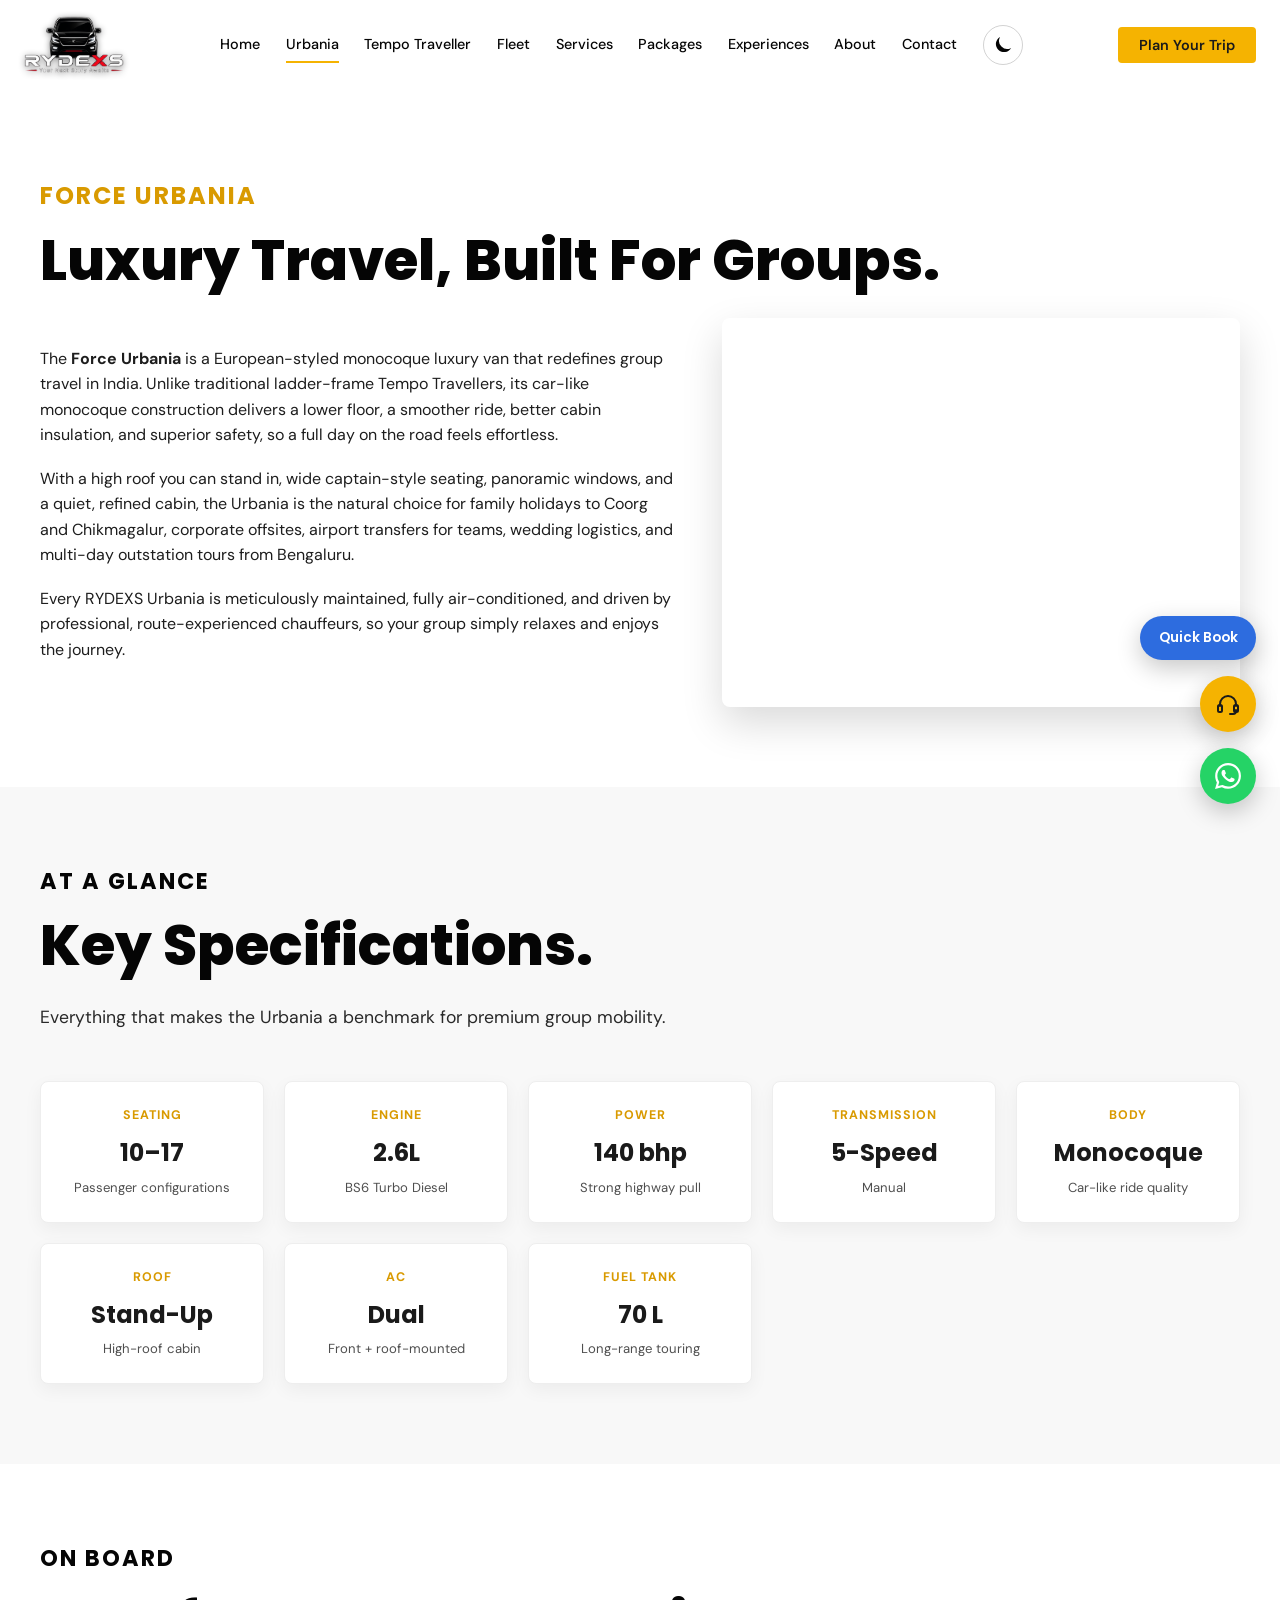
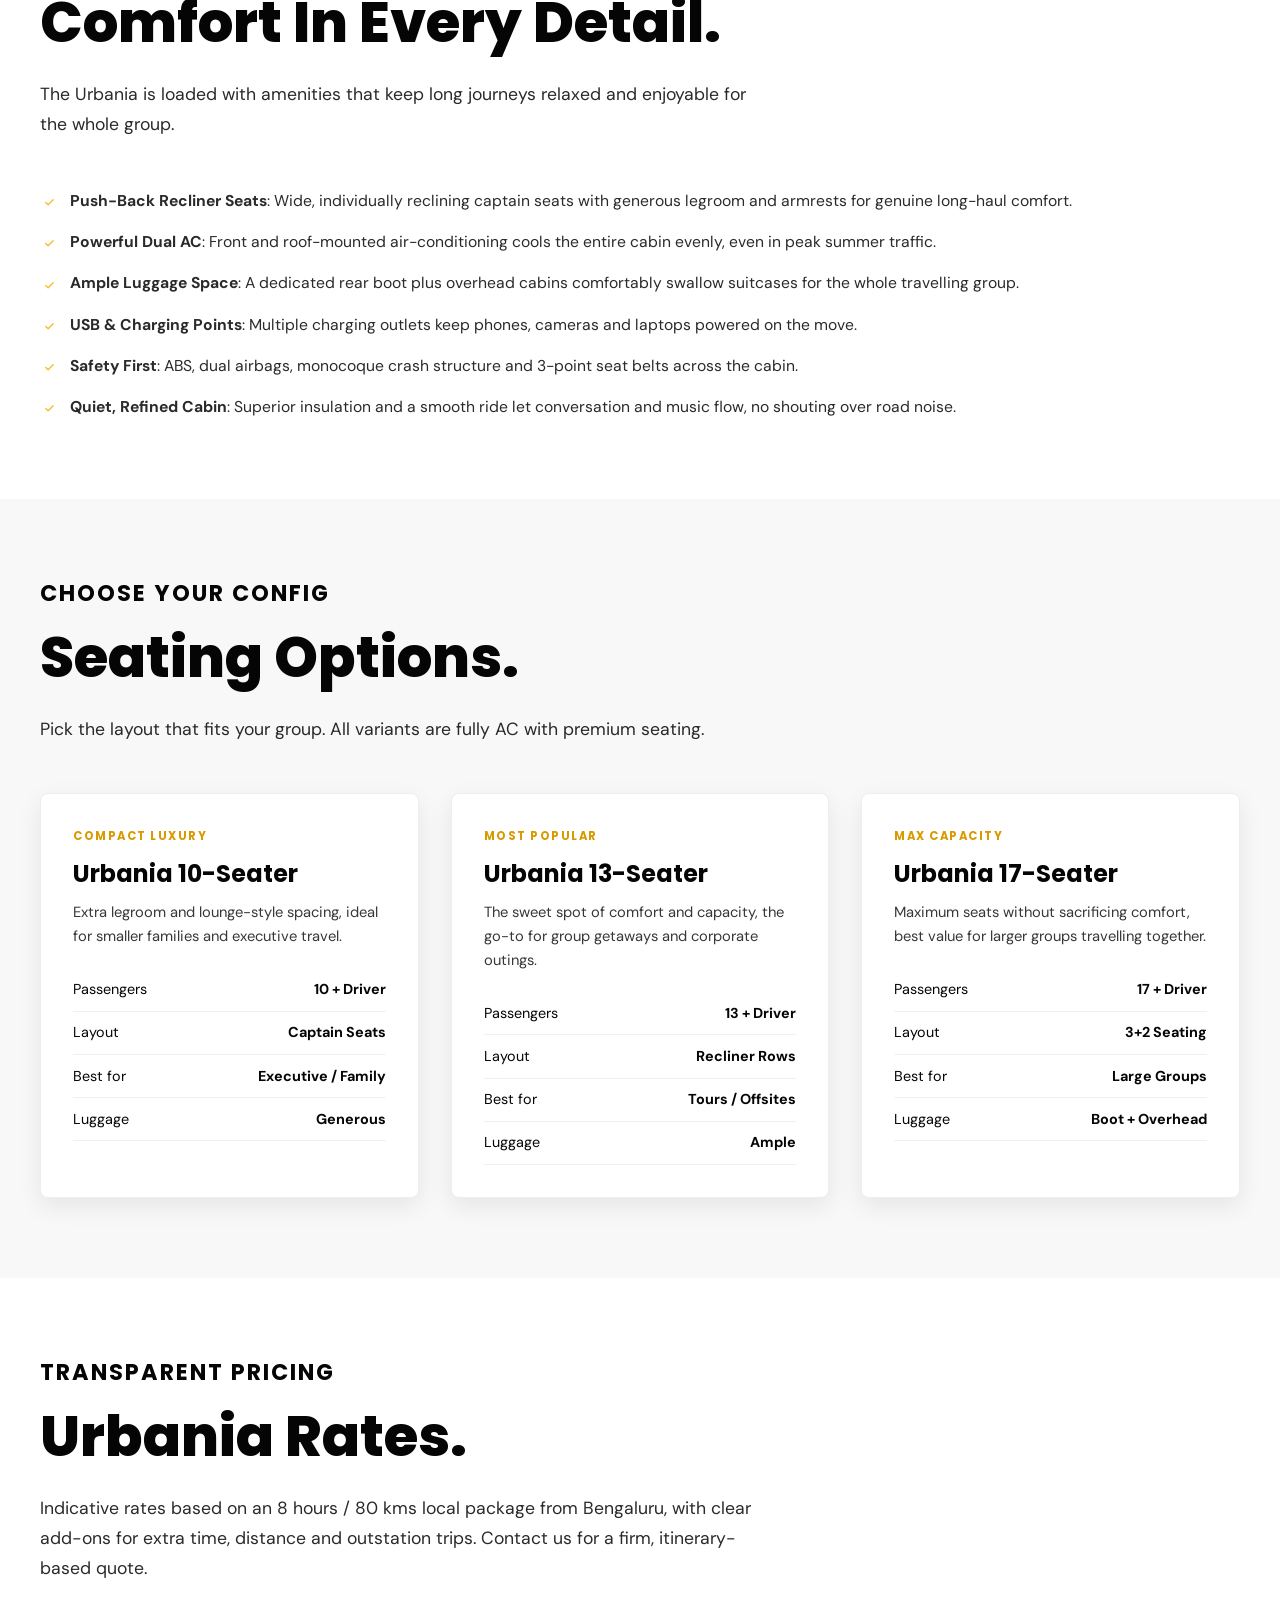
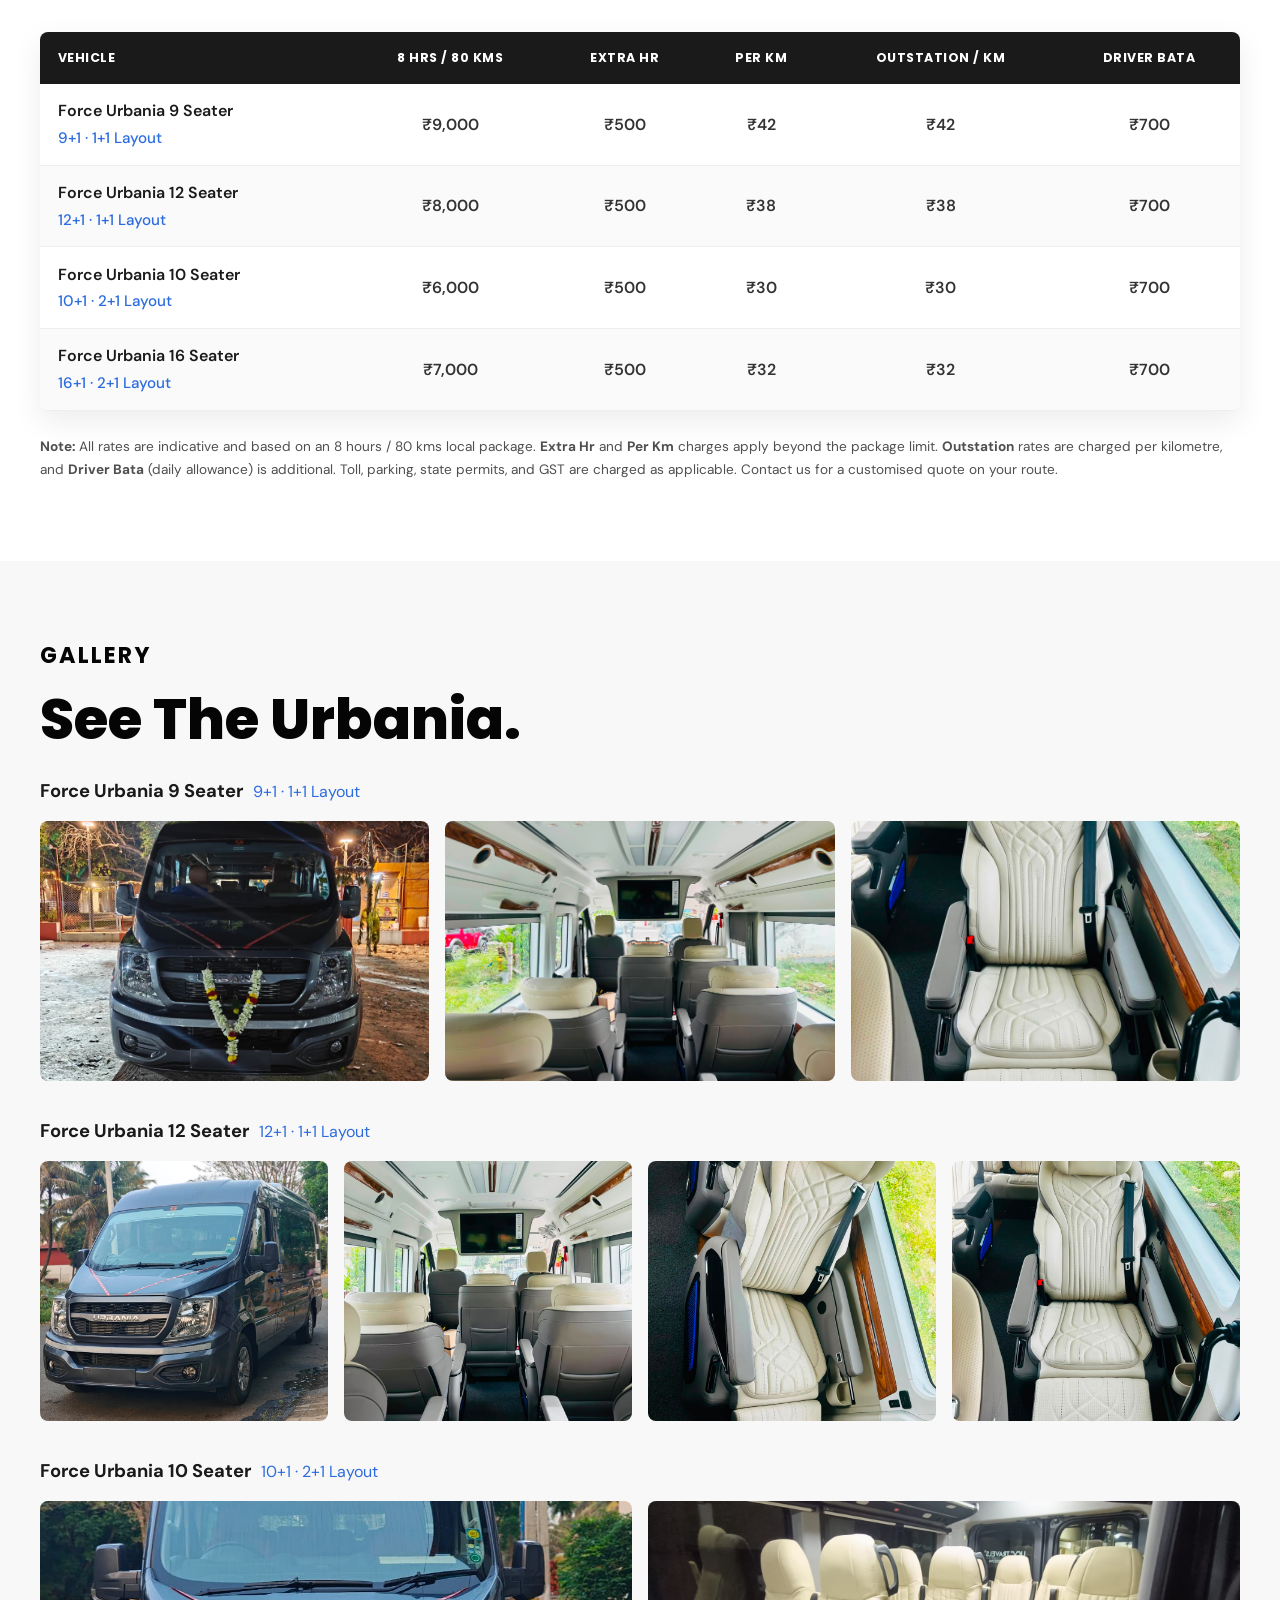
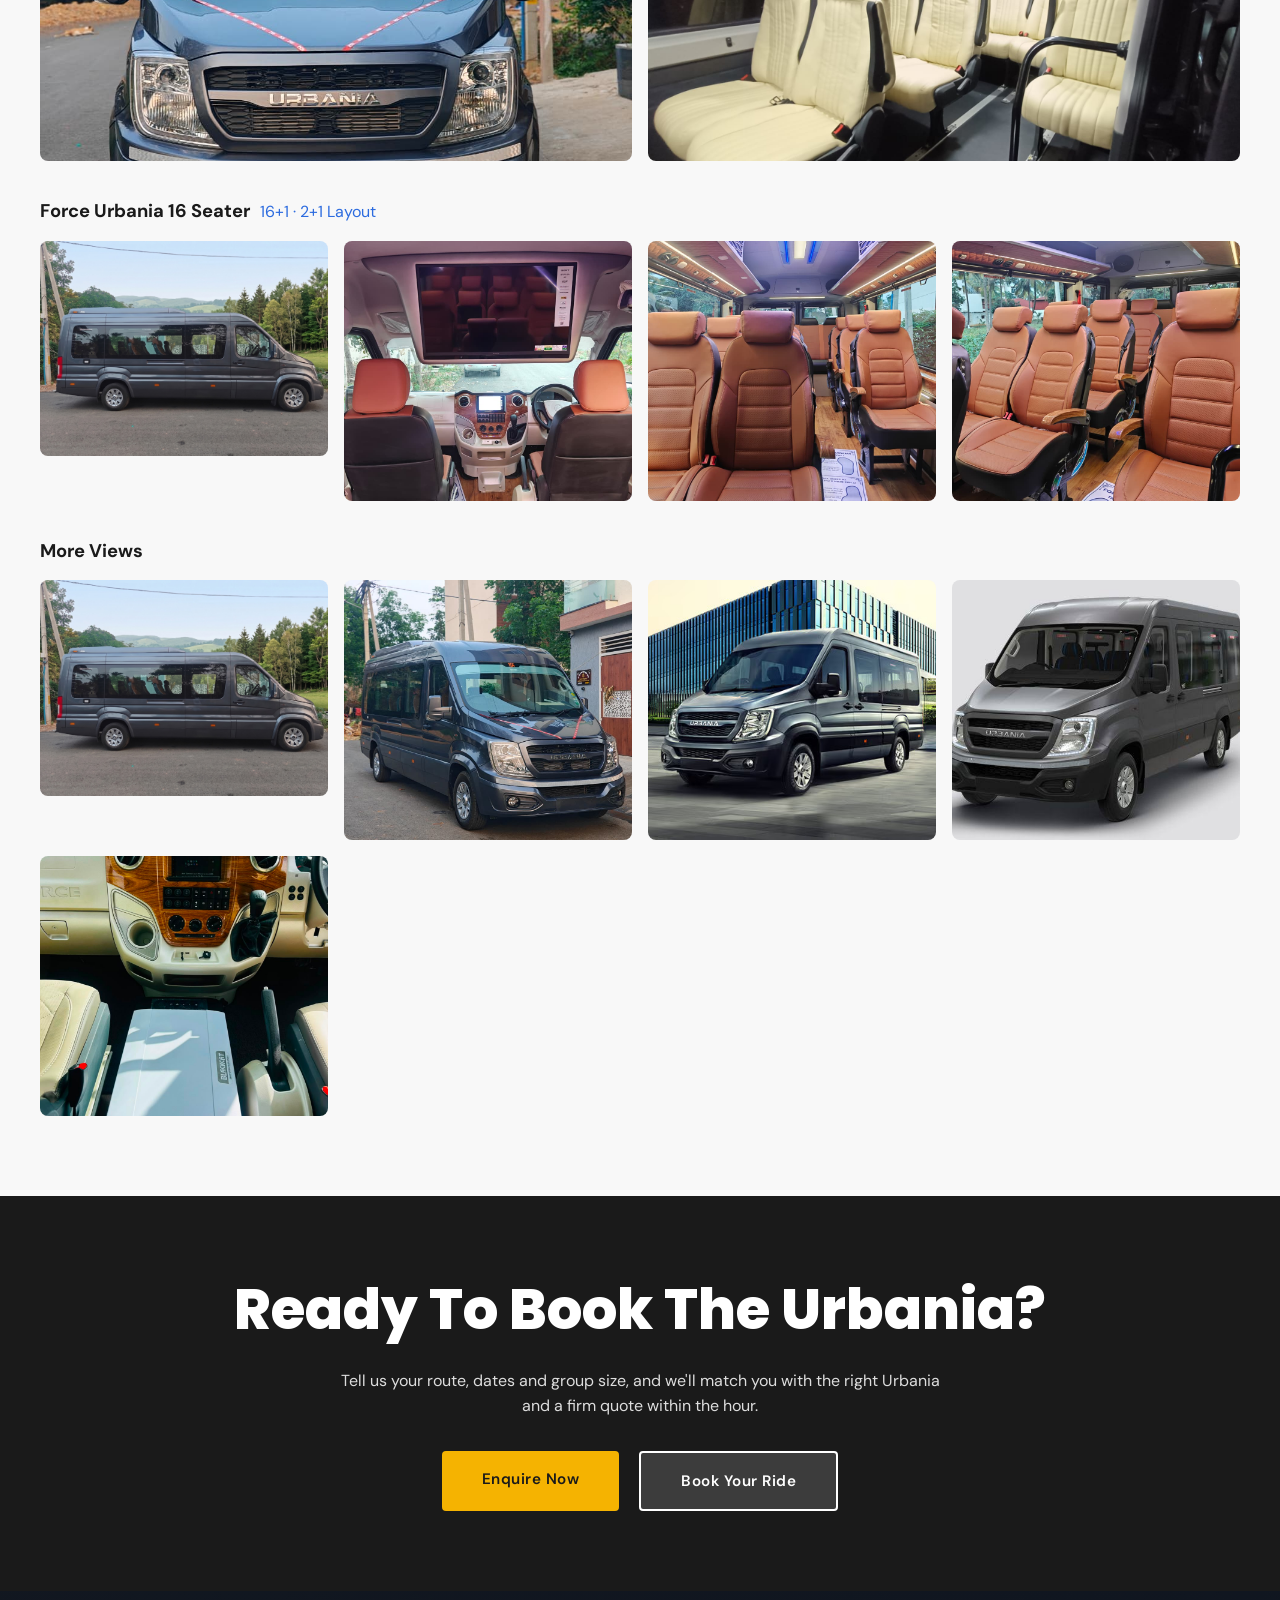
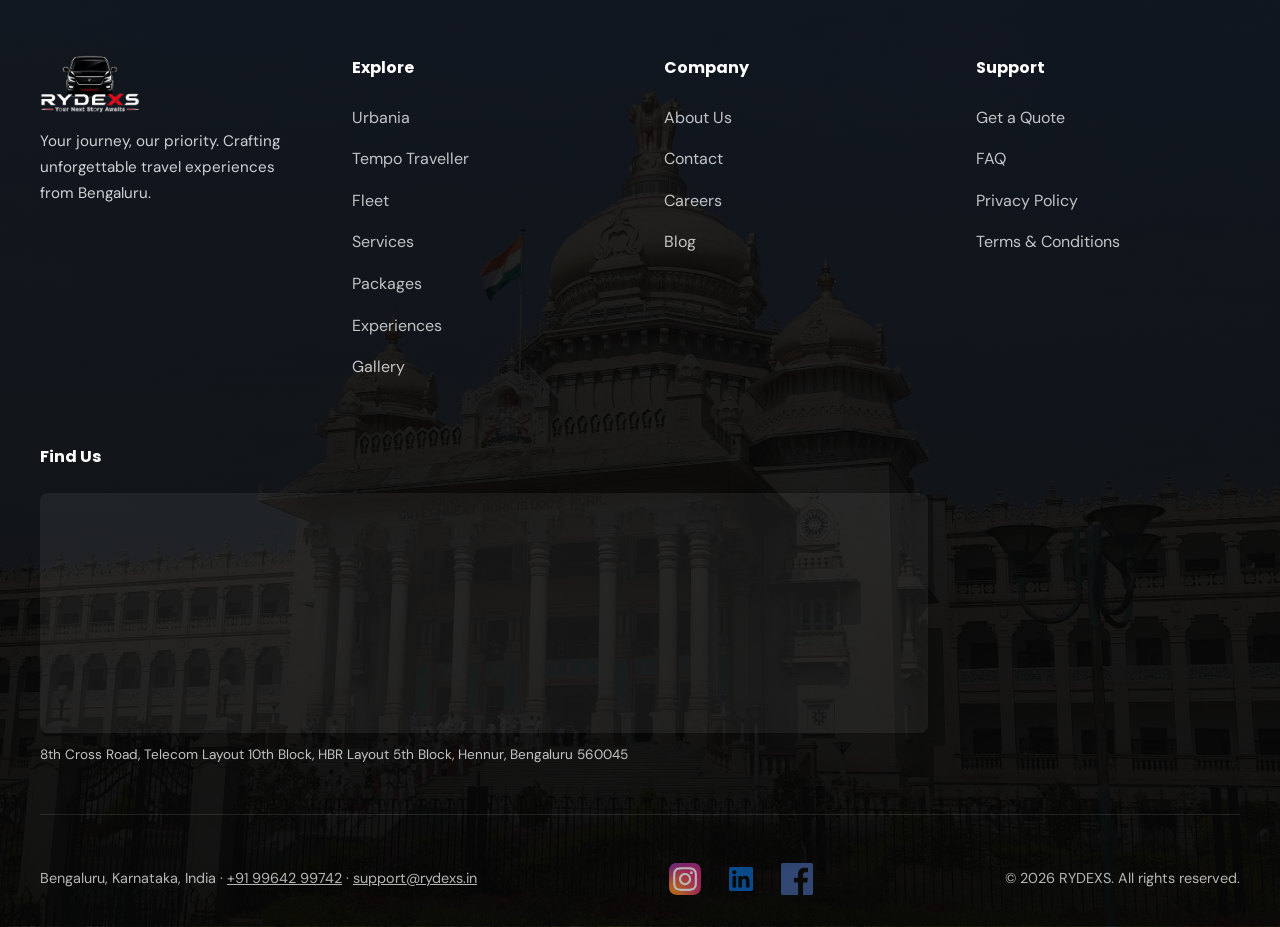
<file: frontend/urbania.html>
<!DOCTYPE html>
<html lang="en">
<head>
<!-- Google tag (gtag.js) -->
<script async src="https://www.googletagmanager.com/gtag/js?id=G-KVVBDQ8B1Z"></script>
<script>
  window.dataLayer = window.dataLayer || [];
  function gtag(){dataLayer.push(arguments);}
  gtag('js', new Date());

  gtag('config', 'G-KVVBDQ8B1Z');
</script>

  <meta charset="UTF-8">
  <meta name="viewport" content="width=device-width, initial-scale=1.0">
  <meta name="description" content="Force Urbania premium van hire in Bengaluru: seating options, specifications and rates from RYDEXS.">
  <title>Force Urbania | RYDEXS Premium Fleet</title>
  <link href="https://fonts.googleapis.com/css2?family=DM+Sans:wght@400;500;600;700&family=Poppins:wght@600;700;800&display=swap" rel="stylesheet">
  <link rel="stylesheet" href="css/base.css">
  <link rel="stylesheet" href="css/vehicle.css">
  <script src="js/supabase.js"></script>
  <script src="js/site.js"></script>
</head>
<body>
  <!-- NAVBAR -->
  <script>RYDEXS.header();</script>

  <main class="vehicle-page">
  <!-- OVERVIEW -->
  <section id="overview">
    <div class="section-inner">
      <h1 class="section-label">Force Urbania</h1>
      <h2 class="section-heading">Luxury Travel, Built For Groups.</h2>
      <div class="overview-grid">
        <div class="overview-copy">
          <p>The <strong>Force Urbania</strong> is a European-styled monocoque luxury van that redefines group travel in India. Unlike traditional ladder-frame Tempo Travellers, its car-like monocoque construction delivers a lower floor, a smoother ride, better cabin insulation, and superior safety, so a full day on the road feels effortless.</p>
          <p>With a high roof you can stand in, wide captain-style seating, panoramic windows, and a quiet, refined cabin, the Urbania is the natural choice for family holidays to Coorg and Chikmagalur, corporate offsites, airport transfers for teams, wedding logistics, and multi-day outstation tours from Bengaluru.</p>
          <p>Every RYDEXS Urbania is meticulously maintained, fully air-conditioned, and driven by professional, route-experienced chauffeurs, so your group simply relaxes and enjoys the journey.</p>
        </div>
        <div class="overview-media overview-slideshow">
          <img class="slide" src="images/rydexs-urbania-hero.jpg" alt="RYDEXS Force Urbania" style="animation-delay:0s;">
          <img class="slide" src="urbania.jpeg" alt="Force Urbania studio render" style="animation-delay:2s;">
          <img class="slide" src="urbania-3.jpg" alt="Force Urbania dashboard and onboard cooler" style="animation-delay:4s;">
          <img class="slide" src="urbania-4.jpg" alt="Force Urbania front three-quarter, palm-lined street" style="animation-delay:6s;">
          <img class="slide" src="urbania-6.jpg" alt="Force Urbania rear cabin with overhead entertainment screen" style="animation-delay:8s;">
          <img class="slide" src="urbania-7.jpg" alt="Force Urbania premium cabin with ambient lighting" style="animation-delay:10s;">
          <img class="slide" src="urbania-8.jpg" alt="Force Urbania captain seats, rear view" style="animation-delay:12s;">
          <img class="slide" src="urbania-9.jpg" alt="Force Urbania front view" style="animation-delay:14s;">
          <img class="slide" src="urbania-10.jpg" alt="Force Urbania cabin with ambient lighting and entertainment screen" style="animation-delay:16s;">
          <img class="slide" src="urbania-12.jpg" alt="Force Urbania exterior side profile" style="animation-delay:18s;">
          <img class="slide" src="urbania-13.jpg" alt="Force Urbania front view, decorated" style="animation-delay:20s;">
          <img class="slide" src="urbania-14.jpg" alt="Force Urbania dashboard with overhead entertainment screen" style="animation-delay:22s;">
          <img class="slide" src="urbania-15.jpg" alt="Force Urbania premium leather seat detail" style="animation-delay:24s;">
          <img class="slide" src="urbania-16.jpg" alt="Force Urbania interior detail" style="animation-delay:26s;">
        </div>
      </div>
    </div>
  </section>

  <!-- KEY SPECS -->
  <section class="light-bg" id="specs">
    <div class="section-inner">
      <div class="section-label">AT A GLANCE</div>
      <h2 class="section-heading">Key Specifications.</h2>
      <p class="section-subtitle">Everything that makes the Urbania a benchmark for premium group mobility.</p>
      <div class="spec-grid">
        <div class="spec-card"><div class="spec-label">Seating</div><div class="spec-value">10–17</div><div class="spec-sub">Passenger configurations</div></div>
        <div class="spec-card"><div class="spec-label">Engine</div><div class="spec-value">2.6L</div><div class="spec-sub">BS6 Turbo Diesel</div></div>
        <div class="spec-card"><div class="spec-label">Power</div><div class="spec-value">140 bhp</div><div class="spec-sub">Strong highway pull</div></div>
        <div class="spec-card"><div class="spec-label">Transmission</div><div class="spec-value">5-Speed</div><div class="spec-sub">Manual</div></div>
        <div class="spec-card"><div class="spec-label">Body</div><div class="spec-value">Monocoque</div><div class="spec-sub">Car-like ride quality</div></div>
        <div class="spec-card"><div class="spec-label">Roof</div><div class="spec-value">Stand-Up</div><div class="spec-sub">High-roof cabin</div></div>
        <div class="spec-card"><div class="spec-label">AC</div><div class="spec-value">Dual</div><div class="spec-sub">Front + roof-mounted</div></div>
        <div class="spec-card"><div class="spec-label">Fuel Tank</div><div class="spec-value">70 L</div><div class="spec-sub">Long-range touring</div></div>
      </div>
    </div>
  </section>

  <!-- FEATURES -->
  <section id="features">
    <div class="section-inner">
      <div class="section-label">ON BOARD</div>
      <h2 class="section-heading">Comfort In Every Detail.</h2>
      <p class="section-subtitle">The Urbania is loaded with amenities that keep long journeys relaxed and enjoyable for the whole group.</p>
      <ul class="feature-list">
        <li><strong>Push-Back Recliner Seats</strong>: Wide, individually reclining captain seats with generous legroom and armrests for genuine long-haul comfort.</li>
        <li><strong>Powerful Dual AC</strong>: Front and roof-mounted air-conditioning cools the entire cabin evenly, even in peak summer traffic.</li>
        <li><strong>Ample Luggage Space</strong>: A dedicated rear boot plus overhead cabins comfortably swallow suitcases for the whole travelling group.</li>
        <li><strong>USB & Charging Points</strong>: Multiple charging outlets keep phones, cameras and laptops powered on the move.</li>
        <li><strong>Safety First</strong>: ABS, dual airbags, monocoque crash structure and 3-point seat belts across the cabin.</li>
        <li><strong>Quiet, Refined Cabin</strong>: Superior insulation and a smooth ride let conversation and music flow, no shouting over road noise.</li>
      </ul>
    </div>
  </section>

  <!-- VARIANTS -->
  <section class="light-bg" id="variants">
    <div class="section-inner">
      <div class="section-label">CHOOSE YOUR CONFIG</div>
      <h2 class="section-heading">Seating Options.</h2>
      <p class="section-subtitle">Pick the layout that fits your group. All variants are fully AC with premium seating.</p>
      <div class="variant-grid">
        <div class="variant-card">
          <div class="variant-top"><span class="variant-tag">Compact Luxury</span><h4>Urbania 10-Seater</h4></div>
          <p>Extra legroom and lounge-style spacing, ideal for smaller families and executive travel.</p>
          <ul class="variant-specs">
            <li><span>Passengers</span><span>10 + Driver</span></li>
            <li><span>Layout</span><span>Captain Seats</span></li>
            <li><span>Best for</span><span>Executive / Family</span></li>
            <li><span>Luggage</span><span>Generous</span></li>
          </ul>
        </div>
        <div class="variant-card">
          <div class="variant-top"><span class="variant-tag">Most Popular</span><h4>Urbania 13-Seater</h4></div>
          <p>The sweet spot of comfort and capacity, the go-to for group getaways and corporate outings.</p>
          <ul class="variant-specs">
            <li><span>Passengers</span><span>13 + Driver</span></li>
            <li><span>Layout</span><span>Recliner Rows</span></li>
            <li><span>Best for</span><span>Tours / Offsites</span></li>
            <li><span>Luggage</span><span>Ample</span></li>
          </ul>
        </div>
        <div class="variant-card">
          <div class="variant-top"><span class="variant-tag">Max Capacity</span><h4>Urbania 17-Seater</h4></div>
          <p>Maximum seats without sacrificing comfort, best value for larger groups travelling together.</p>
          <ul class="variant-specs">
            <li><span>Passengers</span><span>17 + Driver</span></li>
            <li><span>Layout</span><span>3+2 Seating</span></li>
            <li><span>Best for</span><span>Large Groups</span></li>
            <li><span>Luggage</span><span>Boot + Overhead</span></li>
          </ul>
        </div>
      </div>
    </div>
  </section>

  <!-- RATES -->
  <section id="rates">
    <div class="section-inner">
      <div class="section-label">TRANSPARENT PRICING</div>
      <h2 class="section-heading">Urbania Rates.</h2>
      <p class="section-subtitle">Indicative rates based on an 8 hours / 80 kms local package from Bengaluru, with clear add-ons for extra time, distance and outstation trips. Contact us for a firm, itinerary-based quote.</p>
      <p class="rate-scroll-hint">← Swipe to see all columns →</p>
      <div class="rate-card">
        <div class="rate-wrap">
          <table class="rate-table">
            <thead>
              <tr>
                <th>Vehicle</th>
                <th>8 Hrs / 80 Kms</th>
                <th>Extra Hr</th>
                <th>Per Km</th>
                <th>Outstation / Km</th>
                <th>Driver Bata</th>
              </tr>
            </thead>
            <tbody>
              <tr class="rate-row-link" data-target="veh-9-seater" tabindex="0" role="link" aria-label="View Force Urbania 9 Seater photo"><td><span class="veh-name">Force Urbania 9 Seater</span><span class="veh-seat">9+1 · 1+1 Layout</span></td><td>₹9,000</td><td>₹500</td><td>₹42</td><td>₹42</td><td>₹700</td></tr>
              <tr class="rate-row-link" data-target="veh-12-seater" tabindex="0" role="link" aria-label="View Force Urbania 12 Seater photo"><td><span class="veh-name">Force Urbania 12 Seater</span><span class="veh-seat">12+1 · 1+1 Layout</span></td><td>₹8,000</td><td>₹500</td><td>₹38</td><td>₹38</td><td>₹700</td></tr>
              <tr class="rate-row-link" data-target="veh-10-seater" tabindex="0" role="link" aria-label="View Force Urbania 10 Seater photo"><td><span class="veh-name">Force Urbania 10 Seater</span><span class="veh-seat">10+1 · 2+1 Layout</span></td><td>₹6,000</td><td>₹500</td><td>₹30</td><td>₹30</td><td>₹700</td></tr>
              <tr class="rate-row-link" data-target="veh-16-seater" tabindex="0" role="link" aria-label="View Force Urbania 16 Seater photo"><td><span class="veh-name">Force Urbania 16 Seater</span><span class="veh-seat">16+1 · 2+1 Layout</span></td><td>₹7,000</td><td>₹500</td><td>₹32</td><td>₹32</td><td>₹700</td></tr>
            </tbody>
          </table>
        </div>
      </div>
      <p class="rate-note"><strong>Note:</strong> All rates are indicative and based on an 8 hours / 80 kms local package. <strong>Extra Hr</strong> and <strong>Per Km</strong> charges apply beyond the package limit. <strong>Outstation</strong> rates are charged per kilometre, and <strong>Driver Bata</strong> (daily allowance) is additional. Toll, parking, state permits, and GST are charged as applicable. Contact us for a customised quote on your route.</p>
    </div>
  </section>

  <!-- GALLERY -->
  <section class="light-bg" id="gallery">
    <div class="section-inner">
      <div class="section-label">GALLERY</div>
      <h2 class="section-heading">See The Urbania.</h2>
      <div class="gallery-groups">
        <div class="gallery-group" id="veh-9-seater">
          <div class="gallery-group-title"><span class="veh-name">Force Urbania 9 Seater</span><span class="veh-seat">9+1 · 1+1 Layout</span></div>
          <div class="gallery-grid">
            <div class="g-item"><img src="urbania-13.jpg" alt="Force Urbania 9 Seater front view, decorated" loading="lazy"></div>
            <div class="g-item"><img src="urbania-15.jpg" alt="Force Urbania 9 Seater rear cabin with overhead entertainment screen" loading="lazy"></div>
            <div class="g-item"><img src="urbania-19.jpg" alt="Force Urbania 9 Seater reclining leather captain seat" loading="lazy"></div>
          </div>
        </div>
        <div class="gallery-group" id="veh-12-seater">
          <div class="gallery-group-title"><span class="veh-name">Force Urbania 12 Seater</span><span class="veh-seat">12+1 · 1+1 Layout</span></div>
          <div class="gallery-grid">
            <div class="g-item"><img src="urbania-4.jpg" alt="Force Urbania 12 Seater front three-quarter, palm-lined street" loading="lazy"></div>
            <div class="g-item"><img src="urbania-6.jpg" alt="Force Urbania 12 Seater rear cabin with overhead entertainment screen" loading="lazy"></div>
            <div class="g-item"><img src="urbania-16.jpg" alt="Force Urbania 12 Seater premium leather seat detail" loading="lazy"></div>
            <div class="g-item"><img src="urbania-19.jpg" alt="Force Urbania 12 Seater reclining leather captain seat" loading="lazy"></div>
          </div>
        </div>
        <div class="gallery-group" id="veh-10-seater">
          <div class="gallery-group-title"><span class="veh-name">Force Urbania 10 Seater</span><span class="veh-seat">10+1 · 2+1 Layout</span></div>
          <div class="gallery-grid">
            <div class="g-item"><img src="urbania-9.jpg" alt="Force Urbania 10 Seater front view" loading="lazy"></div>
            <div class="g-item"><img src="urbania-18.jpg" alt="Force Urbania 10 Seater cream leather cabin, rear seating" loading="lazy"></div>
          </div>
        </div>
        <div class="gallery-group" id="veh-16-seater">
          <div class="gallery-group-title"><span class="veh-name">Force Urbania 16 Seater</span><span class="veh-seat">16+1 · 2+1 Layout</span></div>
          <div class="gallery-grid">
            <div class="g-item g-item--contain"><img src="urbania-17.jpg" alt="Force Urbania 16 Seater exterior side profile, hillside backdrop" loading="lazy"></div>
            <div class="g-item"><img src="urbania-14.jpg" alt="Force Urbania 16 Seater dashboard with entertainment screen" loading="lazy"></div>
            <div class="g-item"><img src="urbania-7.jpg" alt="Force Urbania 16 Seater cabin, rear captain seats" loading="lazy"></div>
            <div class="g-item"><img src="urbania-8.jpg" alt="Force Urbania 16 Seater cabin, rear seats angle" loading="lazy"></div>
          </div>
        </div>
        <div class="gallery-group">
          <div class="gallery-group-title"><span class="veh-name">More Views</span></div>
          <div class="gallery-grid">
            <div class="g-item g-item--contain"><img src="urbania-17.jpg" alt="Force Urbania exterior side profile, hillside backdrop" loading="lazy"></div>
            <div class="g-item"><img src="urbania-2.jpg" alt="Force Urbania front three-quarter view" loading="lazy"></div>
            <div class="g-item"><img src="force-urbania.jpg" alt="Force Urbania on the road" loading="lazy"></div>
            <div class="g-item"><img src="urbania.jpeg" alt="Force Urbania studio render" loading="lazy"></div>
            <div class="g-item"><img src="urbania-3.jpg" alt="Force Urbania dashboard and onboard cooler" loading="lazy"></div>
          </div>
        </div>
      </div>
    </div>
  </section>

  <!-- CTA -->
  <section class="cta-band" id="contact">
    <div class="section-inner">
      <h2 class="section-heading">Ready To Book The Urbania?</h2>
      <p>Tell us your route, dates and group size, and we'll match you with the right Urbania and a firm quote within the hour.</p>
      <div class="button-row">
        <a href="https://wa.me/919964299742" target="_blank" rel="noopener" class="btn btn-primary">Enquire Now</a>
        <a href="contact.html#planner" class="btn btn-secondary">Book Your Ride</a>
      </div>
    </div>
  </section>
  </main>

  <!-- FOOTER -->
  <script>RYDEXS.footer();</script>

  <!-- Rate table -> gallery photo linking -->
  <script>
    document.querySelectorAll('.rate-row-link').forEach(function (row) {
      var target = document.getElementById(row.dataset.target);
      if (!target) return;
      var go = function () {
        target.scrollIntoView({ behavior: 'smooth', block: 'center' });
        target.classList.add('g-item--flash');
        setTimeout(function () { target.classList.remove('g-item--flash'); }, 1600);
      };
      row.addEventListener('click', go);
      row.addEventListener('keydown', function (e) {
        if (e.key === 'Enter' || e.key === ' ') { e.preventDefault(); go(); }
      });
    });
  </script>
</body>
</html>
</file>
<file: frontend/css/base.css>
/* RYDEXS — shared on every page: reset, dark mode, navbar, footer, floating buttons, booking-assistance popup
   Generated from the old inline <style> blocks; edit this file directly from now on. */

* {
  margin: 0;
  padding: 0;
  box-sizing: border-box;
}

html {
  scroll-behavior: smooth;
}

body {
  font-family: 'DM Sans', sans-serif;
  background: #ffffff;
  color: #050505;
  line-height: 1.6;
  /* clip (not hidden) — `hidden` makes body a scroll container and breaks position:sticky */
  overflow-x: clip;
}

/* ===== Dark theme ===== */
html[data-theme="dark"] body { background: #14161A; color: #F0F2F5; }

html[data-theme="dark"] { color: #F0F2F5; }

.theme-toggle {
  display: inline-flex;
  align-items: center;
  justify-content: center;
  gap: 0.6rem;
  width: 40px; height: 40px; padding: 0;
  background: transparent;
  border: 1px solid rgba(255,255,255,0.35);
  color: inherit;
  border-radius: 50%;
  cursor: pointer;
  font-family: inherit;
  font-size: 0.95rem;
  font-weight: 500;
  transition: background 0.2s ease, border-color 0.2s ease;
  flex-shrink: 0;
}

.theme-toggle-label { display: none; }

.theme-toggle:hover { background: rgba(255,255,255,0.1); }

html[data-theme="dark"] .nav-cta { color: #1a1a1a; }

.theme-toggle-icon {
  width: 20px; height: 20px; flex-shrink: 0;
  background-color: currentColor;
  -webkit-mask: center / contain no-repeat;
  mask: center / contain no-repeat;
  -webkit-mask-image: url("data:image/svg+xml,%3Csvg xmlns='http://www.w3.org/2000/svg' viewBox='0 0 24 24'%3E%3Cpath fill='black' d='M21.75 15.5A9.75 9.75 0 0 1 8.5 2.25 9.75 9.75 0 1 0 21.75 15.5Z'/%3E%3C/svg%3E");
  mask-image: url("data:image/svg+xml,%3Csvg xmlns='http://www.w3.org/2000/svg' viewBox='0 0 24 24'%3E%3Cpath fill='black' d='M21.75 15.5A9.75 9.75 0 0 1 8.5 2.25 9.75 9.75 0 1 0 21.75 15.5Z'/%3E%3C/svg%3E");
}

html[data-theme="dark"] .theme-toggle-icon {
  -webkit-mask-image: url("data:image/svg+xml,%3Csvg xmlns='http://www.w3.org/2000/svg' viewBox='0 0 24 24'%3E%3Cg fill='black'%3E%3Ccircle cx='12' cy='12' r='5'/%3E%3Cg stroke='black' stroke-width='2' stroke-linecap='round'%3E%3Cline x1='12' y1='1' x2='12' y2='3'/%3E%3Cline x1='12' y1='21' x2='12' y2='23'/%3E%3Cline x1='4.2' y1='4.2' x2='5.6' y2='5.6'/%3E%3Cline x1='18.4' y1='18.4' x2='19.8' y2='19.8'/%3E%3Cline x1='1' y1='12' x2='3' y2='12'/%3E%3Cline x1='21' y1='12' x2='23' y2='12'/%3E%3Cline x1='4.2' y1='19.8' x2='5.6' y2='18.4'/%3E%3Cline x1='18.4' y1='5.6' x2='19.8' y2='4.2'/%3E%3C/g%3E%3C/g%3E%3C/svg%3E");
  mask-image: url("data:image/svg+xml,%3Csvg xmlns='http://www.w3.org/2000/svg' viewBox='0 0 24 24'%3E%3Cg fill='black'%3E%3Ccircle cx='12' cy='12' r='5'/%3E%3Cg stroke='black' stroke-width='2' stroke-linecap='round'%3E%3Cline x1='12' y1='1' x2='12' y2='3'/%3E%3Cline x1='12' y1='21' x2='12' y2='23'/%3E%3Cline x1='4.2' y1='4.2' x2='5.6' y2='5.6'/%3E%3Cline x1='18.4' y1='18.4' x2='19.8' y2='19.8'/%3E%3Cline x1='1' y1='12' x2='3' y2='12'/%3E%3Cline x1='21' y1='12' x2='23' y2='12'/%3E%3Cline x1='4.2' y1='19.8' x2='5.6' y2='18.4'/%3E%3Cline x1='18.4' y1='5.6' x2='19.8' y2='4.2'/%3E%3C/g%3E%3C/g%3E%3C/svg%3E");
}

/* Footer keeps its original dark-image look regardless of theme */
html[data-theme="dark"] footer { color: white; }

/* Prefers reduced motion */
@media (prefers-reduced-motion: reduce) {
  * {
    animation-duration: 0.01ms !important;
    animation-iteration-count: 1 !important;
    transition-duration: 0.01ms !important;
  }
}

/* ==================== NAVBAR ==================== */
nav {
  position: fixed;
  top: 0;
  width: 100%;
  z-index: 1000;
  padding: 1rem 2rem;
  display: flex;
  justify-content: space-between;
  align-items: center;
  /* Solid bar (after scrolling, or with the mobile menu open): dark grey, light text */
  background: #2B2F36;
  color: #F2F4F7;
  border-bottom: 1px solid rgba(255, 255, 255, 0.06);
  transition: padding 0.3s ease, box-shadow 0.3s ease, background-color 0.3s ease, border-color 0.3s ease, color 0.3s ease;
}

nav.scrolled {
  box-shadow: 0 2px 14px rgba(0, 0, 0, 0.25);
  padding: 0.7rem 2rem;
}

/* Transparent at the top of every page (backdrop per page is set in js/site.js);
   turns dark grey once the page scrolls or the mobile menu opens */
nav#navbar.nav-transparent:not(.scrolled):not(.menu-open) {
  background: transparent;
  border-bottom-color: transparent;
}

/* The logo's white lettering needs a soft shadow to read over a light photo */
nav#navbar.nav-transparent:not(.scrolled):not(.menu-open) .logo img {
  filter: drop-shadow(0 1px 3px rgba(0, 0, 0, 0.45));
}

/* Over a photo (Home, About, Contact) the white menu text gets a soft shadow */
@media (min-width: 1181px) {
  nav#navbar.nav-on-dark:not(.scrolled) .nav-links a:not(.nav-menu-cta) {
    text-shadow: 0 1px 3px rgba(0, 0, 0, 0.35);
  }
}

/* Over the plain white page (Fleet, Services in light mode) the transparent bar needs dark text */
html:not([data-theme="dark"]) nav#navbar.nav-on-page:not(.scrolled):not(.menu-open) {
  color: #050505;
}

html:not([data-theme="dark"]) nav#navbar.nav-on-page:not(.scrolled):not(.menu-open) .theme-toggle {
  border-color: rgba(5, 5, 5, 0.18);
}

html:not([data-theme="dark"]) nav#navbar.nav-on-page:not(.scrolled):not(.menu-open) .theme-toggle:hover {
  background: rgba(0, 0, 0, 0.05);
}

.logo {
  height: 58px;
  width: auto;
  display: flex;
  align-items: center;
  opacity: 1;
}

.logo img {
  height: 100%;
  width: auto;
}

.nav-links {
  display: flex;
  gap: 2.5rem;
  align-items: center;
}

.nav-links a {
  text-decoration: none;
  white-space: nowrap;
  color: inherit;
  font-size: 0.95rem;
  font-weight: 500;
  position: relative;
  transition: color 0.3s ease;
}

.nav-links a::after {
  content: '';
  position: absolute;
  bottom: -6px;
  left: 0;
  width: 0;
  height: 2px;
  background: #F5B301;
  transition: width 0.3s ease;
}

.nav-links a:hover::after {
  width: 100%;
}

.nav-cta {
  background: #F5B301;
  color: #1a1a1a;
  padding: 0.7rem 1.8rem;
  border-radius: 4px;
  text-decoration: none;
  font-weight: 600;
  font-size: 0.9rem;
  transition: all 0.3s ease;
  cursor: pointer;
  border: none;
  white-space: nowrap;
  flex-shrink: 0;
  line-height: 1;
}

.nav-cta:hover {
  background: #d99a00;
  transform: translateY(-2px);
}

/* Medium desktops: tighter menu so all nine links fit beside the logo and button */
@media (min-width: 1181px) and (max-width: 1500px) {
  .nav-links { gap: 1.6rem; }
  .nav-links a { font-size: 0.9rem; }
  nav, nav.scrolled { padding-left: 1.5rem; padding-right: 1.5rem; }
  .nav-cta { padding: 0.7rem 1.3rem; }
}

.hamburger {
  display: none;
  flex-direction: column;
  cursor: pointer;
  gap: 6px;
  /* it's a <button>: take the navbar's text colour, no default button box */
  color: inherit;
  background: transparent;
  border: 0;
  padding: 6px 2px;
}

/* Only shown inside the mobile dropdown menu */
.nav-menu-cta {
  display: none;
}

.hamburger span {
  width: 24px;
  height: 2px;
  background: currentColor;
  transition: all 0.3s ease;
}

/* Switch to the hamburger menu below 1180px: nine menu links plus the logo and
   "Plan Your Trip" button no longer fit in one row there. */
@media (max-width: 1180px) {
  .nav-links {
    display: none;
    position: fixed;
    top: 70px;
    left: 0;
    right: 0;
    flex-direction: column;
    background: #2B2F36;
    padding: 2rem;
    gap: 1rem;
    box-shadow: 0 10px 18px rgba(0, 0, 0, 0.3);
  }
  .theme-toggle {
    width: 100%; height: auto; border-radius: 8px;
    padding: 0.75rem 1rem; justify-content: flex-start; margin-top: 0.25rem;
  }
  .theme-toggle-label { display: inline; }
  .nav-links.active {
    display: flex;
  }
  .hamburger {
    display: flex;
  }
  /* Header CTA moves into the dropdown menu */
  .nav-cta {
    display: none;
  }
  .nav-menu-cta {
    display: block;
    background: #F5B301;
    color: #1a1a1a !important;
    text-align: center;
    padding: 0.85rem 1.5rem;
    border-radius: 6px;
    font-weight: 700;
    margin-top: 0.5rem;
  }
}

/* ==================== FOOTER ==================== */
footer {
  background:
  linear-gradient(rgba(5, 5, 5, 0.86), rgba(5, 5, 5, 0.94)),
  url('../vidhana soudha.webp');
  background-size: cover;
  background-position: center;
  background-repeat: no-repeat;
  color: white;
  padding: 4rem 2rem 2rem;
}

.footer-content {
  max-width: 1200px;
  margin: 0 auto;
  display: grid;
  grid-template-columns: repeat(auto-fit, minmax(250px, 1fr));
  gap: 3rem;
  margin-bottom: 3rem;
  border-bottom: 1px solid rgba(255, 255, 255, 0.1);
  padding-bottom: 3rem;
}

.footer-logo {
  height: 58px;
  width: auto;
  display: block;
  margin: 0 0 1rem 0;
}

.footer-tagline {
  font-size: 0.95rem;
  opacity: 0.8;
  line-height: 1.7;
}

.footer-section h4 {
  font-family: 'Poppins', sans-serif;
  font-weight: 700;
  margin-bottom: 1.5rem;
}

.footer-section ul {
  list-style: none;
}

.footer-section ul li {
  margin-bottom: 1rem;
}

.footer-section ul li a {
  color: rgba(255, 255, 255, 0.75);
  text-decoration: none;
  transition: all 0.3s ease;
}

.footer-section ul li a:hover {
  color: #F5B301;
}

.footer-map {
  position: relative;
  display: flex;
  align-items: center;
  justify-content: center;
  width: 100%;
  height: 160px;
  border-radius: 8px;
  margin-bottom: 0.75rem;
  overflow: hidden;
  background: rgba(255, 255, 255, 0.06);
  color: rgba(255, 255, 255, 0.35);
}

.footer-map-pin {
  display: flex;
}

.footer-map iframe {
  width: 100%;
  height: 100%;
  display: block;
  border: 0;
  filter: grayscale(0.2) contrast(1.05);
}

.footer-address {
  font-size: 0.85rem;
  line-height: 1.5;
  opacity: 0.75;
}

/* On wider screens the map is alone on its own grid row (only 4 tracks fit
   at the 1200px footer max-width), so let it claim the extra space instead
   of staying pinned to a single narrow column. */
@media (min-width: 700px) {
  .footer-map-section {
    grid-column: span 2;
  }
  .footer-map {
    height: 200px;
  }
}

@media (min-width: 1100px) {
  .footer-map-section {
    grid-column: span 3;
  }
  .footer-map {
    height: 240px;
  }
}

.footer-bottom {
  max-width: 1200px;
  margin: 0 auto;
  display: flex;
  justify-content: space-between;
  align-items: center;
  flex-wrap: wrap;
  gap: 2rem;
  font-size: 0.9rem;
  opacity: 0.7;
}

.footer-social {
  display: flex;
  gap: 1.5rem;
}

.footer-social a {
  display: flex;
  align-items: center;
  justify-content: center;
  text-decoration: none;
  transition: transform 0.3s ease;
}

.footer-social a img {
  width: 32px;
  height: 32px;
}

.footer-social a:hover {
  transform: translateY(-3px);
}

@media (max-width: 768px) {
  nav {
    padding: 1rem;
  }
  .nav-links {
    display: none;
    position: fixed;
    top: 70px;
    left: 0;
    right: 0;
    flex-direction: column;
    background: #2B2F36;
    padding: 2rem;
    gap: 1rem;
    box-shadow: 0 10px 18px rgba(0, 0, 0, 0.3);
  }
  .nav-links.active {
    display: flex;
  }
  .hamburger {
    display: flex;
  }
  /* Free up header space on small screens; the CTA lives in the menu instead */
  .nav-cta {
    display: none;
  }
  .logo {
    height: 58px;
  }
  .nav-menu-cta {
    display: block;
    background: #F5B301;
    color: #1a1a1a !important;
    text-align: center;
    padding: 0.85rem 1.5rem;
    border-radius: 6px;
    font-weight: 700;
    margin-top: 0.5rem;
  }
  .footer-bottom {
    flex-direction: column;
    justify-content: center;
    text-align: center;
  }
  .footer-social {
    order: -1;
  }
  /* Keep the footer logo's left edge lined up with the nav logo above it */
  footer {
    padding-left: 1rem;
    padding-right: 1rem;
  }
}

@media (max-width: 480px) {
  nav {
    padding: 0.8rem;
  }
  .logo {
    height: 58px;
  }
  footer {
    padding-left: 0.8rem;
    padding-right: 0.8rem;
  }
}

/* ==================== FLOATING ACTION BUTTONS ==================== */
.fab-stack {
  position: fixed;
  right: 1.5rem;
  bottom: 1.5rem;
  z-index: 900;
  display: flex;
  flex-direction: column;
  align-items: flex-end;
  gap: 1rem;
}

.fab {
  display: inline-flex;
  align-items: center;
  height: 56px;
  border-radius: 28px;
  white-space: nowrap;
  border: none;
  cursor: pointer;
  text-decoration: none;
  box-shadow: 0 8px 24px rgba(0, 0, 0, 0.22);
  transition: box-shadow 0.3s ease, transform 0.3s ease;
  font-family: 'Poppins', sans-serif;
}

.fab:hover {
  transform: translateY(-2px);
  box-shadow: 0 12px 30px rgba(0, 0, 0, 0.3);
}

.fab-icon {
  width: 56px;
  height: 56px;
  flex: 0 0 auto;
  display: grid;
  place-items: center;
}

.fab-label {
  max-width: 0;
  overflow: hidden;
  opacity: 0;
  font-weight: 600;
  font-size: 0.95rem;
  transition: max-width 0.35s ease, opacity 0.25s ease, padding 0.35s ease;
}

.fab:hover .fab-label,
.fab:focus-visible .fab-label {
  max-width: 200px;
  opacity: 1;
  padding-right: 1.4rem;
}

.fab-book {
  background: #2D6CDF;
  color: #ffffff;
  height: 44px;
  padding: 0 1.15rem;
}

.fab-book .fab-label {
  max-width: none;
  opacity: 1;
  padding-right: 0;
  font-size: 0.85rem;
}

.fab-assistant {
  background: #F5B301;
  color: #1a1a1a;
}

.fab-whatsapp {
  background: #25D366;
  color: #ffffff;
}

.fab-top {
  background: #1a1a1a;
  color: #ffffff;
  width: 56px;
  opacity: 0;
  visibility: hidden;
  transform: translateY(12px);
  transition: opacity 0.3s ease, transform 0.3s ease, box-shadow 0.3s ease;
}

.fab-top.visible {
  opacity: 1;
  visibility: visible;
  transform: translateY(0);
}

@media (max-width: 768px) {
  .fab-stack {
    right: 1rem;
    bottom: 1rem;
    gap: 0.75rem;
  }
  .fab { height: 50px; border-radius: 25px; }
  .fab-icon { width: 50px; height: 50px; }
}

/* ==================== ASSISTANT MODAL ==================== */
.assist-overlay {
  position: fixed;
  inset: 0;
  z-index: 1100;
  background: rgba(15, 15, 15, 0.5);
  backdrop-filter: blur(6px);
  -webkit-backdrop-filter: blur(6px);
  display: flex;
  align-items: center;
  justify-content: center;
  padding: 1.5rem;
  overflow-y: auto;
  opacity: 0;
  visibility: hidden;
  transition: opacity 0.3s ease, visibility 0.3s ease;
}

.assist-overlay.open {
  opacity: 1;
  visibility: visible;
}

.assist-modal {
  position: relative;
  background: #ffffff;
  color: #1a1a1a;
  border-radius: 20px;
  max-width: 860px;
  width: 100%;
  max-height: calc(100vh - 3rem);
  overflow-y: auto;
  padding: 2.5rem;
  box-shadow: 0 30px 80px rgba(0, 0, 0, 0.35);
  transform: translateY(18px) scale(0.98);
  transition: transform 0.3s ease;
  font-family: 'DM Sans', sans-serif;
}

.assist-overlay.open .assist-modal {
  transform: none;
}

.assist-close {
  position: absolute;
  top: 1rem;
  right: 1rem;
  width: 42px;
  height: 42px;
  border-radius: 50%;
  background: #f2f2f2;
  border: none;
  cursor: pointer;
  display: grid;
  place-items: center;
  color: #333;
  transition: background 0.25s ease;
}

.assist-close:hover {
  background: #e4e4e4;
}

.assist-header {
  display: flex;
  align-items: center;
  gap: 1.25rem;
  flex-wrap: wrap;
  padding-right: 2.5rem;
}

.assist-title {
  font-family: 'Poppins', sans-serif;
  font-size: clamp(1.3rem, 3vw, 1.9rem);
  font-weight: 700;
  line-height: 1.25;
  flex: 1;
  min-width: 220px;
}

.assist-title span {
  display: block;
}

.assist-agent {
  background: #FFF8E6;
  border-radius: 12px;
  padding: 0.9rem 1.25rem;
  display: flex;
  align-items: center;
  gap: 0.75rem;
}

.assist-agent-icon {
  color: #F5B301;
  display: grid;
  place-items: center;
}

.assist-agent small {
  display: block;
  font-size: 0.8rem;
  opacity: 0.7;
}

.assist-agent strong {
  font-size: 1.1rem;
  font-family: 'Poppins', sans-serif;
}

.assist-panel {
  margin-top: 1.75rem;
  background: #f7f7f7;
  border-radius: 14px;
  padding: 1.5rem;
}

.assist-benefits {
  display: flex;
  flex-wrap: wrap;
  gap: 1rem 2.5rem;
  margin-bottom: 1.25rem;
}

.assist-benefit {
  display: flex;
  align-items: center;
  gap: 0.6rem;
  font-weight: 500;
}

.assist-benefit svg {
  color: #F5B301;
  flex: 0 0 auto;
}

.assist-form {
  display: flex;
  gap: 1rem;
  flex-wrap: wrap;
}

.assist-input-wrap {
  flex: 1;
  min-width: 240px;
  display: flex;
  align-items: center;
  background: #fff;
  border: 1px solid #e2e2e2;
  border-radius: 10px;
  overflow: hidden;
}

.assist-input-wrap:focus-within {
  border-color: #F5B301;
  box-shadow: 0 0 0 3px rgba(245, 179, 1, 0.15);
}

.assist-cc {
  padding: 0 1rem;
  height: 58px;
  display: flex;
  align-items: center;
  border-right: 1px solid #e2e2e2;
  font-weight: 600;
  color: #333;
}

.assist-input-wrap input {
  flex: 1;
  border: none;
  outline: none;
  padding: 1rem;
  font-size: 1rem;
  font-family: inherit;
  min-width: 0;
}

.assist-submit {
  background: #1a9e4b;
  color: #ffffff;
  border: none;
  border-radius: 10px;
  padding: 0 2rem;
  height: 60px;
  font-weight: 700;
  font-size: 1rem;
  cursor: pointer;
  font-family: 'Poppins', sans-serif;
  transition: background 0.3s ease;
}

.assist-submit:hover {
  background: #16813d;
}

.assist-confirm {
  margin-top: 1rem;
  color: #1a9e4b;
  font-weight: 600;
  display: none;
}

.assist-confirm.show {
  display: block;
}

@media (max-width: 640px) {
  .assist-modal { padding: 1.75rem 1.25rem; }
  .assist-header { padding-right: 2rem; }
  .assist-agent { width: 100%; }
}

.nav-links a.nav-active::after{width:100%;}

.logo a { display: flex; align-items: center; height: 100%; text-decoration: none; }
</file>
<file: frontend/css/home.css>
/* RYDEXS — content styles for Home, About and Contact
   Generated from the old inline <style> blocks; edit this file directly from now on. */

html[data-theme="dark"] section,
html[data-theme="dark"] .section { background: #14161A; }

html[data-theme="dark"] [style*="background: #fff"],
html[data-theme="dark"] [style*="background:#fff"] { background: #1E222A !important; }

html[data-theme="dark"] .card,
html[data-theme="dark"] .service-card,
html[data-theme="dark"] .testimonial,
html[data-theme="dark"] .stat-card,
html[data-theme="dark"] .feature-card,
html[data-theme="dark"] .value-card,
html[data-theme="dark"] .contact-card { background: #1E222A !important; border-color: #333A45 !important; color: #F0F2F5; }

/* ---- Contact page ---- */
html[data-theme="dark"] .contact-item { border-bottom-color: #333A45; }

html[data-theme="dark"] .contact-note { background: rgba(245, 179, 1, 0.12); color: #F0F2F5; }

/* Image-backed cards keep their inline photo; just adjust border/text in dark */
html[data-theme="dark"] .destination-card,
html[data-theme="dark"] .package-card,
html[data-theme="dark"] .experience-card { background-color: #1E222A; border: 1px solid #333A45; box-shadow: 0 8px 24px rgba(0,0,0,0.4); }

/* Fleet cards: frosted-glass content panel below the photo */
html[data-theme="dark"] .fleet-card { box-shadow: 0 8px 24px rgba(0, 0, 0, 0.4); }

html[data-theme="dark"] .fleet-content {
  background: rgba(30, 34, 42, 0.55);
  backdrop-filter: blur(16px) saturate(150%);
  -webkit-backdrop-filter: blur(16px) saturate(150%);
}

html[data-theme="dark"] .fleet-name { color: #F0F2F5; }

html[data-theme="dark"] .fleet-desc { color: #C7CDD6; }

html[data-theme="dark"] .fleet-specs span { color: #B4BAC4; }

html[data-theme="dark"] .faq-item { border-bottom-color: #2A2F38 !important; }

/* ---- Corporate cards ---- */
html[data-theme="dark"] .corporate-card { background: #1E222A; border: 1px solid #333A45; box-shadow: 0 4px 16px rgba(0,0,0,0.4); }

html[data-theme="dark"] .corporate-card h4 { color: #F0F2F5; }

html[data-theme="dark"] .corporate-card p { color: #C7CDD6; opacity: 1; }

/* ---- Curated Journey / package cards: frosted-glass content panel ---- */
html[data-theme="dark"] .journey-card { border: 1px solid #333A45; }

html[data-theme="dark"] .journey-body {
  background: rgba(30, 34, 42, 0.55);
  backdrop-filter: blur(16px) saturate(150%);
  -webkit-backdrop-filter: blur(16px) saturate(150%);
}

html[data-theme="dark"] .journey-title { color: #F0F2F5; }

html[data-theme="dark"] .journey-price { color: #C7CDD6; }

html[data-theme="dark"] .journey-desc,
html[data-theme="dark"] .journey-card p { color: #C7CDD6; }

/* ---- Inline light CTA box (Ready to Plan...) ---- */
html[data-theme="dark"] .corp-cta-box { background: #1E222A !important; }

html[data-theme="dark"] .corp-cta-box h3 { color: #F0F2F5; }

html[data-theme="dark"] .corp-cta-box p { color: #C7CDD6 !important; opacity: 1 !important; }

/* Headings, labels, paragraphs and table text that were hardcoded dark */
html[data-theme="dark"] h1,
html[data-theme="dark"] h2,
html[data-theme="dark"] h3,
html[data-theme="dark"] h4,
html[data-theme="dark"] h5,
html[data-theme="dark"] h6,
html[data-theme="dark"] p,
html[data-theme="dark"] li,
html[data-theme="dark"] .section-title,
html[data-theme="dark"] .fleet-name,
html[data-theme="dark"] .fleet-specs,
html[data-theme="dark"] .fleet-specs span,
html[data-theme="dark"] .veh-name,
html[data-theme="dark"] .rate-table,
html[data-theme="dark"] .rate-table td { color: #F0F2F5; }

html[data-theme="dark"] .journey-link { color: #ffffff; }

/* Small eyebrow labels/tabs keep the brand yellow so they stay visible */
html[data-theme="dark"] .section-label { color: var(--yellow, #F5B301); }

/* Keep text inside yellow buttons dark for contrast */
html[data-theme="dark"] .btn-primary,
html[data-theme="dark"] .planner-cta,
html[data-theme="dark"] .book-btn { color: #1a1a1a; }

/* Hero upper section - the brand travels along this axis */
.hero-upper {
  flex: 1;
  display: flex;
  align-items: center;
  justify-content: center;
  padding: 90px 2rem 0 2rem;
  position: relative;
  z-index: 3;
}

.brand-lockup {
  display: flex;
  flex-direction: column;
  align-items: center;
  pointer-events: none;
  max-width: 100%;
}

/* Light that converges where the vehicle is heading. Sells the
   vanishing point regardless of what the background photo does. */
.road-glow {
  position: absolute;
  left: 50%;
  top: 34%;
  width: 70vw;
  max-width: 900px;
  aspect-ratio: 3 / 2;
  transform: translate(-50%, -50%);
  background: radial-gradient(
  ellipse at center,
  rgba(255, 214, 170, 0.5) 0%,
  rgba(255, 160, 110, 0.18) 32%,
  rgba(245, 179, 1, 0.06) 55%,
  rgba(0, 0, 0, 0) 72%
  );
  opacity: 0;
  pointer-events: none;
  z-index: -1;
  will-change: opacity;
}

/* Vehicle - recedes toward the vanishing point */
.vehicle-element {
  will-change: transform, opacity;
  transform-origin: center center;
  display: block;
  backface-visibility: hidden;
}

.vehicle-image {
  display: block;
  width: 300px;
  max-width: 62vw;
  height: auto;
  filter: drop-shadow(0 18px 32px rgba(0, 0, 0, 0.55));
}

/* Wordmark + tagline - fade out in place, never move sideways */
.wordmark-element {
  will-change: opacity, transform;
  transform-origin: center top;
  display: block;
  margin-top: 0.25rem;
}

.wordmark-image {
  display: block;
  /* 1248/716 keeps the original logo lockup proportions against the van */
  width: 523px;
  max-width: 108vw;
  height: auto;
}

/* Hero lower section - main content, never touched by the animation */
.hero-lower {
  flex: 1;
  display: flex;
  align-items: center;
  justify-content: center;
  position: relative;
  z-index: 2;
  padding: 0 2rem 4rem;
}

.hero-content {
  text-align: center;
  max-width: 800px;
}

@media (max-width: 1024px) {
  .vehicle-image { width: 240px; }
  .wordmark-image { width: 418px; }
}

@media (max-width: 768px) {
  .hero-lower {
    flex: 1.1;
    padding: 0 1.5rem 3rem;
  }
  .vehicle-image { width: 190px; }
  .wordmark-image { width: 331px; }
  .road-glow { top: 32%; width: 100vw; }
}

@media (max-width: 480px) {
  .hero-upper {
    flex: 0.85;
    padding: 68px 1rem 0 1rem;
  }
  .hero-lower {
    flex: 1.15;
    padding: 0 1rem 2.5rem;
  }
  .vehicle-image { width: 148px; }
  .wordmark-image { width: 258px; }
}

/* Landscape tablets/phones: very little vertical room, so compress the stage */
@media (max-height: 620px) and (orientation: landscape) {
  .hero-upper {
    flex: 0.75;
    padding-top: 70px;
  }
  .vehicle-image { width: 160px; }
  .wordmark-image { width: 279px; }
}

/* Scroll region is taller than the viewport; the hero sticks to the top while
   the extra height scrolls past. That travel distance is what drives the
   brand animation, so the vehicle stays on screen while it plays. */
.hero-scroll-region {
  position: relative;
}

.hero {
  position: relative;
  height: 100vh;
  overflow: hidden;
  color: white;
  margin-top: 0;
  display: flex;
  flex-direction: column;
}

.hero::before {
  content: '';
  position: absolute;
  inset: 0;
  /* Keeps the upper stage clear for the vehicle, darkens the lower
     half so the heading holds contrast against any photo. */
  /* darker at the very top so the white navbar text reads over the video */
  background: linear-gradient(180deg,
  rgba(5, 5, 5, 0.55) 0%,
  rgba(5, 5, 5, 0.12) 20%,
  rgba(5, 5, 5, 0.42) 60%,
  rgba(5, 5, 5, 0.80) 100%);
  z-index: 2;
}

.hero-bg {
  position: absolute;
  inset: 0;
  /* Light grey studio backdrop matching the video, so its edges and the loop fade blend in */
  background-color: #d1d1d1;
  z-index: 1;
}

/* White RYDEXS-branded Urbania video (images/white-urbania-hd.mp4, 1920x1080, 16:9) filling the hero.
   Made from IMG_1009.MOV: rotated upright, black opening frames trimmed, lightly sharpened, H.264. */
.hero-video {
  position: absolute;
  inset: 0;
  width: 100%;
  height: 100%;
  object-fit: cover;
  object-position: center;
  transition: opacity 0.35s ease;
  /* background video: taps go to the page, never to the video */
  pointer-events: none;
}

/* Hide the play button / controls iPhones and some Android browsers draw over the video */
.hero-video::-webkit-media-controls,
.hero-video::-webkit-media-controls-panel,
.hero-video::-webkit-media-controls-overlay-play-button,
.hero-video::-webkit-media-controls-start-playback-button,
.hero-video::-webkit-media-controls-play-button {
  display: none !important;
  -webkit-appearance: none;
  appearance: none;
  opacity: 0 !important;
}

/* Brief fade to the backdrop while the video jumps from its last frame back to the first */
.hero-video.is-looping {
  opacity: 0;
}

@keyframes heroZoom {
  from {
    transform: scale(1.1);
  }
  to {
    transform: scale(1);
  }
}

.hero-content {
  position: relative;
  z-index: 5;
  text-align: center;
  max-width: 800px;
  margin-top: 3rem;
}

/* Short screens (phones held sideways): let the hero grow so the buttons aren't cut off */
@media (max-height: 560px) {
  .hero {
    height: auto;
    min-height: 100vh;
  }
  .hero-lower {
    padding-top: 110px;
  }
}

/* Phones and portrait tablets: stack the van above the text instead of hiding it behind
   the heading. --van-top is just below the navbar; --van-h is the video's height. */
@media (max-width: 768px) {
  .hero {
    --van-top: 84px;
    --van-w: 118vw;
    --van-h: calc(var(--van-w) * 9 / 16);
    height: auto;
    min-height: 100vh;
    min-height: 100svh;
  }
  /* whole 16:9 frame, slightly wider than the screen, with soft top/bottom edges */
  .hero-video {
    inset: auto;
    top: var(--van-top);
    left: 50%;
    width: var(--van-w);
    height: auto;
    aspect-ratio: 16 / 9;
    transform: translateX(-50%);
    -webkit-mask-image: linear-gradient(transparent, #000 10%, #000 88%, transparent);
    mask-image: linear-gradient(transparent, #000 10%, #000 88%, transparent);
  }
  /* text starts right under the van */
  .hero-lower {
    align-items: flex-start;
    padding-top: calc(var(--van-top) + var(--van-h) - 1rem);
  }
  .hero-content {
    margin-top: 0;
  }
  /* shade only the navbar strip and the text area; keep the van itself bright */
  .hero::before {
    background: linear-gradient(180deg,
      rgba(5, 5, 5, 0.6) 0,
      rgba(5, 5, 5, 0) 96px,
      rgba(5, 5, 5, 0) calc(var(--van-top) + var(--van-h) * 0.7),
      rgba(5, 5, 5, 0.78) calc(var(--van-top) + var(--van-h) + 3rem),
      rgba(5, 5, 5, 0.92) 100%);
  }
}

@keyframes fadeInUp {
  from {
    opacity: 0;
    transform: translateY(30px);
  }
  to {
    opacity: 1;
    transform: translateY(0);
  }
}

.hero-eyebrow {
  font-size: 0.85rem;
  letter-spacing: 2px;
  text-transform: uppercase;
  font-weight: 600;
  margin-bottom: 1.5rem;
  opacity: 0.9;
  animation: fadeInUp 1s ease-out 0.5s forwards;
  opacity: 0;
}

.hero h1 {
  font-family: 'Poppins', sans-serif;
  font-size: clamp(2.5rem, 8vw, 4.5rem);
  font-weight: 800;
  line-height: 1.2;
  margin-bottom: 1.5rem;
  color: #ffffff;
  /* Thin yellow outline so the white letters stay legible over the
     light parts of the hero photo. */
  -webkit-text-stroke: 1.4px var(--yellow, #F5B301);
  text-stroke: 1.4px var(--yellow, #F5B301);
  paint-order: stroke fill;
  text-shadow:
  0 0 2px rgba(245, 179, 1, 0.55),
  0 2px 10px rgba(0, 0, 0, 0.35);
}

.hero p {
  font-size: 1.15rem;
  margin-bottom: 1rem;
  opacity: 0.95;
  line-height: 1.7;
}

.hero-tagline {
  font-size: 1rem;
  font-weight: 600;
  letter-spacing: 0.3px;
  margin: 0 auto 2.25rem;
  max-width: 640px;
  color: #ffffff;
  opacity: 0.96;
  line-height: 1.6;
}

.hero-tagline .hl-accent {
  color: var(--yellow, #F5B301);
  font-weight: 700;
}

@media (max-width: 480px) {
  .hero-tagline { font-size: 0.9rem; margin-bottom: 1.75rem; }
}

.hero-buttons {
  display: flex;
  gap: 1.5rem;
  justify-content: center;
  flex-wrap: wrap;
}

.hero h1 .hl {
  display: block;
}

.hero-reveal {
  opacity: 0;
  transform: translateY(20px);
  animation: heroCarry 0.7s cubic-bezier(0.22, 0.61, 0.36, 1) forwards;
}

@keyframes heroCarry {
  to { opacity: 1; transform: none; }
}

@media (prefers-reduced-motion: reduce) {
  .hero-reveal { opacity: 1; transform: none; animation: none; }
}

.btn {
  padding: 1rem 2.5rem;
  font-size: 0.95rem;
  font-weight: 600;
  border-radius: 4px;
  border: none;
  cursor: pointer;
  transition: all 0.3s ease;
  text-decoration: none;
  display: inline-block;
  letter-spacing: 0.5px;
}

.btn-primary {
  background: #F5B301;
  color: #1a1a1a;
}

.btn-primary:hover {
  background: #d99a00;
  transform: translateY(-3px);
  box-shadow: 0 8px 24px rgba(245, 179, 1, 0.3);
}

.btn-secondary {
  background: rgba(255, 255, 255, 0.2);
  color: white;
  border: 2px solid white;
}

.btn-secondary:hover {
  background: white;
  color: #050505;
  transform: translateY(-3px);
}

/* ==================== TRIP PLANNER CARD ==================== */
.planner-container {
  position: relative;
  z-index: 10;
  display: flex;
  justify-content: center;
  padding: 4rem 2rem 5rem;
  animation: planeCardIn 1s ease-out 0.7s forwards;
  opacity: 0;
}

@keyframes planeCardIn {
  from {
    opacity: 0;
    transform: translateY(40px);
  }
  to {
    opacity: 1;
    transform: translateY(0);
  }
}

.planner-card {
  background: white;
  border-radius: 8px;
  padding: 2.5rem;
  max-width: 600px;
  width: 100%;
  box-shadow: 0 20px 60px rgba(0, 0, 0, 0.12);
  transition: all 0.3s ease;
}

.planner-card:hover {
  box-shadow: 0 30px 80px rgba(0, 0, 0, 0.15);
  transform: translateY(-8px);
}

.planner-card h3 {
  font-family: 'Poppins', sans-serif;
  font-size: 1.8rem;
  margin-bottom: 1.25rem;
  font-weight: 700;
}

/* ----- Trip planner (js/planner.js): tabs, round trip / one way, fields with icons ----- */
.trip-planner [hidden] {
  display: none !important;
}

.visually-hidden {
  position: absolute;
  width: 1px;
  height: 1px;
  overflow: hidden;
  clip: rect(0 0 0 0);
  white-space: nowrap;
}

.trip-tabs {
  display: grid;
  grid-template-columns: repeat(3, 1fr);
  border-bottom: 1px solid #e6e6e6;
  margin-bottom: 1.5rem;
}

.trip-tab {
  position: relative;
  display: flex;
  flex-direction: column;
  align-items: center;
  gap: 0.35rem;
  padding: 0.5rem 0.25rem 0.9rem;
  background: none;
  border: 0;
  font-family: 'DM Sans', sans-serif;
  font-size: 0.95rem;
  font-weight: 600;
  color: #6b6b6b;
  cursor: pointer;
  transition: color 0.2s ease;
}

.trip-tab::after {
  content: '';
  position: absolute;
  left: 0;
  right: 0;
  bottom: -1px;
  height: 3px;
  border-radius: 3px 3px 0 0;
  background: transparent;
  transition: background 0.2s ease;
}

.trip-tab:hover {
  color: #1a1a1a;
}

.trip-tab[aria-selected="true"] {
  color: #1a1a1a;
}

.trip-tab[aria-selected="true"] svg {
  color: #d99a00;
}

.trip-tab[aria-selected="true"]::after {
  background: #F5B301;
}

.trip-panel {
  border: 0;
  padding: 0;
  margin: 0;
  min-width: 0;
}

.planner-grid {
  display: grid;
  grid-template-columns: 1fr 1fr;
  gap: 1.1rem 1.25rem;
  margin-bottom: 1.1rem;
}

.planner-grid .full {
  grid-column: 1 / -1;
}

.trip-toggle {
  justify-self: center;
  display: inline-flex;
  gap: 4px;
  padding: 4px;
  border: 1px solid #e0e0e0;
  border-radius: 999px;
}

.trip-toggle button {
  display: inline-flex;
  align-items: center;
  gap: 0.45rem;
  padding: 0.55rem 1.3rem;
  border: 0;
  border-radius: 999px;
  background: none;
  font-family: 'DM Sans', sans-serif;
  font-size: 0.95rem;
  font-weight: 600;
  color: #555;
  cursor: pointer;
  transition: background 0.2s ease, color 0.2s ease;
}

.trip-toggle button[aria-pressed="true"] {
  background: #2B2F36;
  color: #ffffff;
}

.trip-toggle button[aria-pressed="true"] svg {
  color: #F5B301;
}

.trip-field {
  display: flex;
  flex-direction: column;
  min-width: 0;
}

.trip-field label {
  margin-bottom: 0.45rem;
  font-size: 0.85rem;
  font-weight: 600;
  color: #333;
}

.trip-input {
  position: relative;
}

/* iOS/Safari renders datetime-local's formatted value at an intrinsic width that
   ignores width:100%, overflowing the field on narrow screens; clip it to the field. */
.trip-input:has(input[type="datetime-local"]) {
  overflow: hidden;
}

.trip-input svg {
  position: absolute;
  left: 0.85rem;
  top: 50%;
  transform: translateY(-50%);
  color: #9a9a9a;
  pointer-events: none;
}

.trip-input input,
.trip-input select {
  width: 100%;
  min-width: 0;
  padding: 0.9rem 0.9rem;
  border: 1px solid #e0e0e0;
  border-radius: 6px;
  background: #ffffff;
  color: #1a1a1a;
  font-family: 'DM Sans', sans-serif;
  font-size: 0.95rem;
  transition: border-color 0.2s ease, box-shadow 0.2s ease;
}

.trip-input svg + input,
.trip-input svg + select {
  padding-left: 2.6rem;
}

.trip-input input:focus,
.trip-input select:focus {
  outline: none;
  border-color: #F5B301;
  box-shadow: 0 0 0 3px rgba(245, 179, 1, 0.15);
}

.trip-input input:focus + svg,
.trip-input:focus-within svg {
  color: #d99a00;
}

.trip-input input::placeholder {
  color: #999;
}

.planner-cta {
  width: 100%;
  margin-top: 0.4rem;
  padding: 1rem;
  background: #F5B301;
  color: #1a1a1a;
  border: none;
  border-radius: 6px;
  font-weight: 700;
  letter-spacing: 0.3px;
  cursor: pointer;
  transition: all 0.3s ease;
  font-size: 1rem;
}

.planner-cta:hover {
  background: #d99a00;
  transform: translateY(-2px);
}

.planner-confirm {
  margin-top: 0.9rem;
  color: #1a9e4b;
  font-weight: 600;
  text-align: center;
}

/* Dark mode */
html[data-theme="dark"] .planner-card { background: #1E222A; box-shadow: 0 20px 60px rgba(0, 0, 0, 0.45); }
html[data-theme="dark"] .trip-tabs { border-bottom-color: #333A45; }
html[data-theme="dark"] .trip-tab { color: #9aa2ad; }
html[data-theme="dark"] .trip-tab:hover,
html[data-theme="dark"] .trip-tab[aria-selected="true"] { color: #F0F2F5; }
html[data-theme="dark"] .trip-toggle { border-color: #333A45; }
html[data-theme="dark"] .trip-toggle button { color: #C7CDD6; }
html[data-theme="dark"] .trip-toggle button[aria-pressed="true"] { background: #F5B301; color: #1a1a1a; }
html[data-theme="dark"] .trip-toggle button[aria-pressed="true"] svg { color: #1a1a1a; }
html[data-theme="dark"] .trip-field label { color: #C7CDD6; }
html[data-theme="dark"] .trip-input input,
html[data-theme="dark"] .trip-input select { background: #14161A; border-color: #333A45; color: #F0F2F5; color-scheme: dark; }
html[data-theme="dark"] .planner-confirm { color: #7be3a3; }

/* Narrow cards: one column, compact tabs */
@media (max-width: 560px) {
  .planner-grid { grid-template-columns: 1fr; }
  .trip-tab { font-size: 0.85rem; }
  .trip-toggle button { padding: 0.5rem 1rem; font-size: 0.9rem; }
  .trip-input input[type="datetime-local"] { font-size: 0.8rem; }
}

/* ==================== SECTION SPACING ==================== */
section {
  padding: 5rem 2rem;
}

section.dark-bg {
  background: #1a1a1a;
  color: white;
}

section.light-bg {
  background: #f8f8f8;
}

.section-label {
  font-family: 'Poppins', sans-serif;
  font-size: clamp(1rem, 2.2vw, 1.4rem);
  letter-spacing: 2px;
  text-transform: uppercase;
  font-weight: 700;
  line-height: 1.3;
  color: #050505;
  margin-bottom: 1rem;
}

.section-heading {
  font-family: 'Poppins', sans-serif;
  font-size: clamp(2rem, 5vw, 3.5rem);
  font-weight: 800;
  line-height: 1.3;
  margin-bottom: 1.5rem;
}

.section-subtitle {
  font-size: 1.1rem;
  line-height: 1.7;
  max-width: 600px;
  opacity: 0.85;
  margin-bottom: 3rem;
}

/* ==================== POPULAR DESTINATIONS ==================== */
.destinations-grid {
  display: grid;
  grid-template-columns: repeat(auto-fit, minmax(300px, 1fr));
  gap: 2rem;
  margin-top: 3rem;
}

.destination-card {
  position: relative;
  aspect-ratio: 4 / 3;
  border-radius: 6px;
  overflow: hidden;
  cursor: pointer;
  background-size: cover;
  background-position: center center;
  background-repeat: no-repeat;
  background-color: #11141a;
  transition: transform 0.5s ease;
}

.destination-card:hover {
  transform: scale(1.02);
}

.destination-card-img {
  position: absolute;
  inset: 0;
  background: center/cover no-repeat;
  transition: transform 0.5s ease;
}

.destination-card:hover .destination-card-img {
  transform: scale(1.08);
}

.destination-card::before {
  content: '';
  position: absolute;
  inset: 0;
  background: linear-gradient(180deg, rgba(0, 0, 0, 0) 0%, rgba(0, 0, 0, 0.6) 100%);
  z-index: 2;
  transition: all 0.4s ease;
}

.destination-card:hover::before {
  background: linear-gradient(180deg, rgba(0, 0, 0, 0.2) 0%, rgba(0, 0, 0, 0.7) 100%);
}

.destination-content {
  position: absolute;
  bottom: 0;
  left: 0;
  right: 0;
  padding: 2rem;
  z-index: 3;
  color: white;
}

.destination-name {
  font-family: 'Poppins', sans-serif;
  font-size: 1.8rem;
  font-weight: 700;
  margin-bottom: 0.5rem;
}

.destination-desc {
  font-size: 0.9rem;
  opacity: 0.9;
  margin-bottom: 1rem;
  line-height: 1.6;
}

.destination-link {
  display: inline-flex;
  align-items: center;
  gap: 0.5rem;
  color: #F5B301;
  text-decoration: none;
  font-weight: 600;
  transition: gap 0.3s ease;
}

.destination-link:hover {
  gap: 1rem;
}

/* ==================== OUR FLEET & RATES ==================== */
.fleet-grid {
  display: grid;
  grid-template-columns: repeat(auto-fit, minmax(300px, 1fr));
  gap: 2rem;
  margin-top: 3rem;
  margin-bottom: 3.5rem;
}

.fleet-card {
  position: relative;
  border-radius: 6px;
  overflow: hidden;
  box-shadow: 0 8px 24px rgba(0, 0, 0, 0.08);
  transition: transform 0.4s ease, box-shadow 0.4s ease;
}

.fleet-card:hover {
  transform: translateY(-6px);
  box-shadow: 0 16px 36px rgba(0, 0, 0, 0.15);
}

.fleet-card-img {
  height: 220px;
  background-size: cover;
  background-position: center;
  background-repeat: no-repeat;
  background-color: #ececec;
  transition: transform 0.5s ease;
}

.fleet-card:hover .fleet-card-img {
  transform: scale(1.06);
}

/* Crossfading photo slideshow inside a fleet card image area */
.fleet-card-slider {
  position: relative;
  height: 220px;
  overflow: hidden;
  background-color: #ececec;
}

.fleet-card-slider .slide {
  position: absolute;
  inset: 0;
  background-size: cover;
  background-position: center;
  background-repeat: no-repeat;
  opacity: 0;
  transition: opacity 1s ease, transform 0.5s ease;
}

.fleet-card-slider .slide.active {
  opacity: 1;
}

.fleet-card:hover .fleet-card-slider .slide.active {
  transform: scale(1.06);
}

.fleet-content {
  position: relative;
  padding: 1.75rem 2rem 2rem;
  background: rgba(255, 255, 255, 0.6);
  backdrop-filter: blur(16px) saturate(150%);
  -webkit-backdrop-filter: blur(16px) saturate(150%);
}

.fleet-tag {
  display: inline-block;
  font-family: 'Poppins', sans-serif;
  font-size: 0.72rem;
  letter-spacing: 1.5px;
  text-transform: uppercase;
  font-weight: 700;
  color: #F5B301;
  margin-bottom: 0.75rem;
}

.fleet-name {
  font-family: 'Poppins', sans-serif;
  font-size: 1.5rem;
  font-weight: 700;
  margin-bottom: 0.5rem;
  color: #1a1a1a;
}

.fleet-desc {
  font-size: 0.92rem;
  line-height: 1.6;
  opacity: 0.8;
  margin-bottom: 1.25rem;
}

.fleet-specs {
  display: flex;
  flex-wrap: wrap;
  gap: 1.25rem;
  font-size: 0.85rem;
  font-weight: 600;
  color: #333;
}

.fleet-specs span {
  display: inline-flex;
  align-items: center;
  gap: 0.4rem;
}

@media (max-width: 768px) {
  .fleet-grid {
    grid-template-columns: 1fr;
    margin-bottom: 2.5rem;
  }
  .fleet-card-img,
  .fleet-card-slider {
    height: 200px;
  }
}

@media (max-width: 480px) {
  .fleet-content {
    padding: 1.4rem 1.4rem 1.6rem;
  }
  .fleet-name {
    font-size: 1.3rem;
  }
  .fleet-specs {
    gap: 0.9rem;
    font-size: 0.8rem;
  }
}

/* ==================== WHY RYDEXS ==================== */
.benefits {
  display: grid;
  grid-template-columns: repeat(auto-fit, minmax(250px, 1fr));
  gap: 3rem;
  margin-top: 3rem;
}

.benefit {
  text-align: left;
  opacity: 0;
  animation: fadeInUp 0.8s ease-out forwards;
}

.benefit:nth-child(1) { animation-delay: 0s; }

.benefit:nth-child(2) { animation-delay: 0.1s; }

.benefit:nth-child(3) { animation-delay: 0.2s; }

.benefit:nth-child(4) { animation-delay: 0.3s; }

.benefit:nth-child(5) { animation-delay: 0.4s; }

.benefit:nth-child(6) { animation-delay: 0.5s; }

.benefit-icon {
  width: 50px;
  height: 50px;
  background: #F5B301;
  border-radius: 6px;
  display: flex;
  align-items: center;
  justify-content: center;
  margin-bottom: 1.5rem;
  font-size: 1.8rem;
  transition: all 0.3s ease;
}

.benefit:hover .benefit-icon {
  transform: translateY(-6px);
  box-shadow: 0 8px 20px rgba(245, 179, 1, 0.3);
}

.benefit h4 {
  font-family: 'Poppins', sans-serif;
  font-size: 1.2rem;
  font-weight: 700;
  margin-bottom: 0.8rem;
}

.benefit p {
  font-size: 0.95rem;
  line-height: 1.7;
  opacity: 0.8;
}

/* ==================== FEATURED JOURNEYS ==================== */
.journeys-grid {
  display: grid;
  grid-template-columns: repeat(auto-fit, minmax(280px, 1fr));
  gap: 2rem;
  margin-top: 3rem;
}

.journey-card {
  position: relative;
  border-radius: 6px;
  overflow: hidden;
  box-shadow: 0 4px 16px rgba(0, 0, 0, 0.08);
  transition: all 0.4s ease;
  cursor: pointer;
}

.journey-card:hover {
  box-shadow: 0 16px 40px rgba(0, 0, 0, 0.15);
  transform: translateY(-8px);
}

.journey-img {
  height: 250px;
  background: center/cover no-repeat;
  transition: transform 0.5s ease;
}

.journey-card:hover .journey-img {
  transform: scale(1.05);
}

.journey-body {
  position: relative;
  padding: 2rem;
  background: rgba(255, 255, 255, 0.6);
  backdrop-filter: blur(16px) saturate(150%);
  -webkit-backdrop-filter: blur(16px) saturate(150%);
}

.journey-meta {
  font-size: 0.85rem;
  color: #F5B301;
  font-weight: 600;
  margin-bottom: 0.5rem;
  letter-spacing: 1px;
}

.journey-title {
  font-family: 'Poppins', sans-serif;
  font-size: 1.4rem;
  font-weight: 700;
  margin-bottom: 1rem;
}

.journey-desc {
  font-size: 0.9rem;
  line-height: 1.6;
  opacity: 0.8;
  margin-bottom: 1.5rem;
}

.journey-price {
  color: #1a9e4b;
  font-weight: 600;
  margin-bottom: 1.5rem;
}

.journey-link {
  display: inline-flex;
  align-items: center;
  gap: 0.5rem;
  color: #ffffff;
  background: #25D366;
  padding: 0.7rem 1.3rem;
  border-radius: 999px;
  text-decoration: none;
  font-weight: 600;
  transition: all 0.3s ease;
}

.journey-link:hover {
  background: #1eb959;
  color: #ffffff;
  gap: 1rem;
}

/* ==================== TRAVEL EXPERIENCES ==================== */
.experiences-grid {
  display: grid;
  grid-template-columns: repeat(6, 1fr);
  gap: 1.5rem;
  margin-top: 3rem;
}

.experience-card {
  position: relative;
  height: 300px;
  border-radius: 6px;
  overflow: hidden;
  cursor: pointer;
  background: center/cover no-repeat;
}

.experience-card:nth-child(1),
.experience-card:nth-child(2) {
  grid-column: span 3;
}

.experience-card:nth-child(3),
.experience-card:nth-child(4) {
  grid-column: span 2;
}

.experience-card:nth-child(5),
.experience-card:nth-child(6) {
  grid-column: span 3;
}

.experience-card::before {
  content: '';
  position: absolute;
  inset: 0;
  background: linear-gradient(135deg, rgba(0, 0, 0, 0) 0%, rgba(0, 0, 0, 0.5) 100%);
  transition: all 0.4s ease;
  z-index: 2;
}

.experience-card:hover::before {
  background: linear-gradient(135deg, rgba(0, 0, 0, 0.3) 0%, rgba(0, 0, 0, 0.7) 100%);
}

.experience-label {
  position: absolute;
  bottom: 2rem;
  left: 2rem;
  color: white;
  font-family: 'Poppins', sans-serif;
  font-size: 1.3rem;
  font-weight: 700;
  z-index: 3;
  transition: transform 0.3s ease;
}

.experience-card:hover .experience-label {
  transform: translateY(-8px);
}

/* ==================== CORPORATE TRAVEL ==================== */
.corporate-card {
  background: white;
  padding: 2rem;
  border-radius: 8px;
  box-shadow: 0 4px 16px rgba(0, 0, 0, 0.06);
  text-align: center;
}

.corporate-icon {
  font-size: 2.5rem;
  margin-bottom: 1rem;
  display: inline-block;
}

.corporate-card h4 {
  font-family: 'Poppins', sans-serif;
  font-size: 1.2rem;
  font-weight: 700;
  margin-bottom: 0.8rem;
  color: #050505;
}

.corporate-card p {
  font-size: 0.95rem;
  line-height: 1.7;
  opacity: 0.8;
}

/* ==================== CUSTOM TRIP CTA ==================== */
.custom-cta {
  position: relative;
  text-align: center;
  padding: 6rem 2rem;
  color: white;
  overflow: hidden;
}

.custom-cta::before {
  content: '';
  position: absolute;
  inset: 0;
  background: url('https://images.unsplash.com/photo-1506905925346-21bda4d32df4?w=1600&h=1200&fit=crop') center/cover no-repeat;
  opacity: 0.3;
  z-index: 1;
}

.custom-cta::after {
  content: '';
  position: absolute;
  inset: 0;
  background: rgba(5, 5, 5, 0.6);
  z-index: 2;
}

.custom-cta-content {
  position: relative;
  z-index: 3;
  max-width: 700px;
  margin: 0 auto;
}

.custom-cta h2 {
  font-family: 'Poppins', sans-serif;
  font-size: clamp(2rem, 5vw, 3.5rem);
  font-weight: 800;
  line-height: 1.3;
  margin-bottom: 1.5rem;
}

.custom-cta p {
  font-size: 1.2rem;
  opacity: 0.95;
  margin-bottom: 2.5rem;
  line-height: 1.8;
}

/* ==================== TESTIMONIALS ==================== */
.testimonials-grid {
  display: grid;
  grid-template-columns: repeat(auto-fit, minmax(320px, 1fr));
  gap: 2rem;
  margin-top: 3rem;
}

.testimonial {
  background: white;
  padding: 2.5rem;
  border-radius: 6px;
  box-shadow: 0 4px 16px rgba(0, 0, 0, 0.06);
  transition: all 0.3s ease;
}

.testimonial:hover {
  box-shadow: 0 12px 32px rgba(0, 0, 0, 0.12);
}

.testimonial-rating {
  color: #F5B301;
  font-size: 1rem;
  margin-bottom: 1.5rem;
  letter-spacing: 2px;
}

.testimonial-text {
  font-size: 1rem;
  line-height: 1.8;
  margin-bottom: 2rem;
  opacity: 0.9;
}

.testimonial-author {
  font-weight: 600;
  font-family: 'Poppins', sans-serif;
  margin-bottom: 0.3rem;
}

.testimonial-role {
  font-size: 0.9rem;
  opacity: 0.7;
}

/* ==================== GALLERY ==================== */
.gallery-grid {
  display: grid;
  grid-template-columns: repeat(auto-fill, minmax(200px, 1fr));
  gap: 1.5rem;
  margin-top: 3rem;
}

.gallery-item {
  position: relative;
  aspect-ratio: 1;
  border-radius: 6px;
  overflow: hidden;
  cursor: pointer;
  background: center/cover no-repeat;
}

.gallery-item:nth-child(2),
.gallery-item:nth-child(5) {
  aspect-ratio: 2;
}

.gallery-item:nth-child(3) {
  aspect-ratio: 0.8;
}

.gallery-item::before {
  content: '';
  position: absolute;
  inset: 0;
  background: rgba(0, 0, 0, 0);
  transition: all 0.3s ease;
  z-index: 2;
}

.gallery-item:hover::before {
  background: rgba(0, 0, 0, 0.4);
}

.gallery-icon {
  position: absolute;
  inset: 0;
  display: flex;
  align-items: center;
  justify-content: center;
  font-size: 2rem;
  z-index: 3;
  opacity: 0;
  transition: opacity 0.3s ease;
}

.gallery-item:hover .gallery-icon {
  opacity: 1;
}

/* ==================== RESPONSIVE ==================== */
@media (max-width: 768px) {
  .hero h1 {
    font-size: 2rem;
  }
  .hero p {
    font-size: 1rem;
  }
  .hero-buttons {
    flex-direction: column;
    gap: 1rem;
  }
  .destinations-grid {
    grid-template-columns: 1fr;
  }
  .destination-card {
    height: auto;
    aspect-ratio: 4 / 3;
    min-height: 240px;
    background-size: cover;
    background-position: center center;
  }
  .experiences-grid {
    grid-template-columns: 1fr;
  }
  .experience-card {
    grid-column: span 1 !important;
  }
  .gallery-grid {
    grid-template-columns: repeat(2, 1fr);
  }
  .gallery-item:nth-child(2),
  .gallery-item:nth-child(5) {
    aspect-ratio: 1;
  }
  section {
    padding: 3rem 1rem;
  }
  .section-heading {
    font-size: 1.8rem;
  }
}

@media (max-width: 480px) {
  .hero-buttons {
    gap: 0.8rem;
  }
  .btn {
    padding: 0.8rem 1.5rem;
    font-size: 0.85rem;
  }
  .planner-card {
    padding: 1.5rem;
  }
  .planner-card h3 {
    font-size: 1.4rem;
  }
  .benefit-icon {
    width: 40px;
    height: 40px;
    font-size: 1.5rem;
  }
}

/* ==================== ABOUT & CONTACT PAGES ==================== */

.page-hero{min-height:68vh;display:flex;align-items:center;position:relative;padding:9rem 2rem 5rem;background:linear-gradient(90deg,rgba(5,5,5,.88) 0%,rgba(5,5,5,.62) 48%,rgba(5,5,5,.30) 100%),url('../vidhana soudha.webp') center/cover no-repeat;color:#fff}

.page-hero-content{width:min(1200px,100%);margin:0 auto}

.page-hero .section-label{color:#F5B301}

.page-hero h1{font-family:'Poppins',sans-serif;font-size:clamp(3rem,8vw,6rem);font-weight:800;line-height:1.02;max-width:950px;margin-bottom:1.5rem}

.page-hero p{max-width:650px;font-size:1.12rem;line-height:1.8;color:rgba(255,255,255,.9)}

/* ==================== LEGAL PAGES ==================== */
.legal-content{max-width:820px;margin:0 auto}
.legal-updated{font-size:.9rem;opacity:.6;margin-bottom:3rem}
.legal-section{margin-bottom:3rem}
.legal-section:last-child{margin-bottom:0}
.legal-section h3{font-family:'Poppins',sans-serif;font-size:1.4rem;font-weight:700;margin-bottom:1rem}
.legal-section p{font-size:1rem;line-height:1.8;opacity:.85;margin-bottom:1rem}
.legal-section p:last-child{margin-bottom:0}
.legal-section ul{margin:0 0 1rem 1.25rem}
.legal-section ul li{font-size:1rem;line-height:1.8;opacity:.85;margin-bottom:.5rem}
.legal-section a{color:inherit;font-weight:600;text-decoration:underline}

.about-intro{display:grid;grid-template-columns:minmax(0,1.15fr) minmax(300px,.85fr);gap:4rem;align-items:center}

.about-copy p{margin-bottom:1.25rem;font-size:1.02rem;line-height:1.8;opacity:.88}

.about-panel{background:#050505;color:#fff;border-radius:8px;padding:2.5rem;box-shadow:0 20px 60px rgba(0,0,0,.12)}

.about-panel .panel-label{color:#F5B301;font-family:'Poppins',sans-serif;text-transform:uppercase;letter-spacing:2px;font-weight:700;font-size:.9rem;margin-bottom:1rem}

.about-panel h3{font-family:'Poppins',sans-serif;font-size:2rem;line-height:1.25;margin-bottom:1rem}

.about-panel p{opacity:.82;line-height:1.75}

.values-grid{display:grid;grid-template-columns:repeat(3,1fr);gap:1.5rem}

.value-card{background:#fff;border-radius:8px;padding:2rem;box-shadow:0 12px 35px rgba(0,0,0,.08);transition:transform .3s ease,box-shadow .3s ease}

.value-card:hover{transform:translateY(-6px);box-shadow:0 20px 45px rgba(0,0,0,.12)}

.value-number{color:#F5B301;font-family:'Poppins',sans-serif;font-size:.9rem;font-weight:700;letter-spacing:2px;margin-bottom:1rem}

.value-card h4{font-family:'Poppins',sans-serif;font-size:1.2rem;margin-bottom:.8rem}

.value-card p{font-size:.95rem;line-height:1.7;opacity:.8}

.contact-grid{display:grid;grid-template-columns:.9fr 1.1fr;gap:3rem;align-items:start}

.contact-card{background:#fff;border-radius:8px;padding:2.5rem;box-shadow:0 12px 35px rgba(0,0,0,.08)}

.contact-card h3{font-family:'Poppins',sans-serif;font-size:1.6rem;margin-bottom:1.25rem}

.contact-item{display:flex;gap:1rem;align-items:flex-start;padding:1.25rem 0;border-bottom:1px solid #ececec}

.contact-item:last-child{border-bottom:0}

.contact-icon{width:46px;height:46px;flex:0 0 auto;display:grid;place-items:center;border-radius:6px;background:#F5B301;color:#050505;font-weight:800}

.contact-item strong{display:block;font-family:'Poppins',sans-serif;margin-bottom:.2rem}

.contact-item span,.contact-item a{color:inherit;opacity:.78;text-decoration:none}

.contact-note{margin-top:1.25rem;padding:1rem 1.25rem;background:#FFF8E6;border-radius:8px;line-height:1.65;font-size:.92rem}

.contact-form-card{background:#1A1A1A;color:#fff;border-radius:8px;padding:2.5rem}

.contact-form{display:grid;grid-template-columns:1fr 1fr;gap:1.25rem}

.contact-form .full{grid-column:1/-1}

.contact-form label{display:block;margin-bottom:.45rem;font-size:.84rem;font-weight:600}

.contact-form input,.contact-form select,.contact-form textarea{width:100%;box-sizing:border-box;padding:1rem;border:1px solid rgba(255,255,255,.14);border-radius:4px;background:#fff;color:#050505;font:inherit}

.contact-form textarea{min-height:150px;resize:vertical}

.contact-form input:focus,.contact-form select:focus,.contact-form textarea:focus{outline:none;border-color:#F5B301;box-shadow:0 0 0 3px rgba(245,179,1,.12)}

.contact-submit{grid-column:1/-1;padding:1rem;background:#F5B301;color:#1a1a1a;border:0;border-radius:4px;font-weight:700;font-family:'Poppins',sans-serif;cursor:pointer;transition:all .3s ease}

.contact-submit:hover{background:#D99A00;transform:translateY(-2px)}

.form-confirm{display:none;margin-top:1rem;color:#7be3a3;font-weight:600}

.form-confirm.show{display:block}

.contact-planner-wrap{margin-top:-1.5rem;position:relative;z-index:5}

@media(max-width:900px) {
  .about-intro,.contact-grid{grid-template-columns:1fr}
  .values-grid{grid-template-columns:1fr}
  .page-hero{min-height:58vh}
}

@media(max-width:640px) {
  .page-hero{padding:8rem 1rem 4rem}
  .page-hero h1{font-size:clamp(2.6rem,14vw,4rem)}
  .about-panel,.contact-card,.contact-form-card{padding:1.5rem}
  .contact-form{grid-template-columns:1fr}
  .contact-form .full,.contact-submit{grid-column:1}
}

/* Dark mode: keep the About/Contact hero text and form confirmation colours */
html[data-theme="dark"] .page-hero h1 { color: #fff; }
html[data-theme="dark"] .page-hero p { color: rgba(255,255,255,.9); }
html[data-theme="dark"] .form-confirm { color: #7be3a3; }
</file>
<file: frontend/css/fleet-services.css>
/* RYDEXS — content styles for Fleet and Services
   Generated from the old inline <style> blocks; edit this file directly from now on. */

:root {
  --yellow: #F5B301;
  --yellow-hover: #D99A00;
  --black: #050505;
  --dark: #1A1A1A;
  --white: #FFFFFF;
  --light: #F8F8F8;
  --card: #F7F7F7;
  --border: #E0E0E0;
  --border-light: #E2E2E2;
  --text: #050505;
  --secondary: #666666;
  --muted: #888888;
  --success: #1A9E4B;
  --whatsapp: #25D366;
  --radius-sm: 4px;
  --radius-md: 6px;
  --radius-lg: 8px;
  --container: 1200px;
  --wide-container: 1400px;
  --section-padding: 5rem;
}

/* Dark mode swaps the colour variables above */
html[data-theme="dark"] {
  --black: #F5F5F5;
  --dark: #EDEDED;
  --white: #14161A;
  --light: #1B1E24;
  --card: #1E222A;
  --border: #333A45;
  --border-light: #2A2F38;
  --text: #F0F2F5;
  --secondary: #B4BAC4;
  --muted: #8A929E;
}

html[data-theme="dark"] .showcase-media,
html[data-theme="dark"] .occasion-card,
html[data-theme="dark"] .service-card { background: var(--card); border-color: var(--border); }

/* Fleet cards: frosted-glass content panel below the photo */
html[data-theme="dark"] .fleet-content {
  background: rgba(30, 34, 42, 0.55);
  backdrop-filter: blur(16px) saturate(150%);
  -webkit-backdrop-filter: blur(16px) saturate(150%);
}

h1, h2, h3, h4 { font-family: 'Poppins', sans-serif; margin: 0; }

p { margin: 0; }

a { text-decoration: none; color: inherit; }

ul { list-style: none; margin: 0; padding: 0; }

img, svg { display: block; max-width: 100%; }

button { font-family: inherit; cursor: pointer; }

.container { width: min(var(--container), calc(100% - 4rem)); margin-inline: auto; }

.wide-container { width: min(var(--wide-container), calc(100% - 4rem)); margin-inline: auto; }

a:focus-visible,
button:focus-visible {
  outline: 2px solid var(--yellow);
  outline-offset: 3px;
}

/* ---------- Section basics ---------- */
.section { padding: var(--section-padding) 2rem; }

/* First section sits below the fixed navbar once the hero is removed */
.page-top-offset { padding-top: calc(var(--section-padding) + 104px); }

.section-label {
  font-family: 'Poppins', sans-serif;
  text-transform: uppercase;
  letter-spacing: 2px;
  font-size: .8rem;
  font-weight: 700;
  color: var(--yellow);
  display: block;
  margin-bottom: 1rem;
}

.section-heading {
  font-size: clamp(2rem, 4vw, 2.75rem);
  font-weight: 800;
  line-height: 1.2;
  margin-bottom: 1.25rem;
}

.section-subtitle {
  max-width: 600px;
  color: var(--secondary);
  font-size: 1.05rem;
}

.reveal { opacity: 0; transform: translateY(30px); transition: opacity .7s ease, transform .7s ease; }

.reveal.in-view { opacity: 1; transform: translateY(0); }

/* ---------- Hero ---------- */
.page-hero {
  position: relative;
  min-height: 82vh;
  display: flex;
  align-items: flex-end;
  background:
  linear-gradient(180deg, rgba(5,5,5,.30), rgba(5,5,5,.82)),
  repeating-linear-gradient(115deg, #1a1a1a 0px, #1a1a1a 2px, #050505 2px, #050505 90px),
  radial-gradient(circle at 25% 20%, rgba(245,179,1,.10), transparent 55%);
  padding-top: 120px;
}

.hero-content {
  color: var(--white);
  padding: 0 2rem 4.5rem;
  max-width: 780px;
}

.hero-eyebrow {
  font-family: 'Poppins', sans-serif;
  text-transform: uppercase;
  letter-spacing: 3px;
  font-size: .85rem;
  font-weight: 700;
  color: var(--yellow);
  display: block;
  margin-bottom: 1.25rem;
}

.hero-content h1 {
  font-size: clamp(2.4rem, 6vw, 4rem);
  font-weight: 800;
  line-height: 1.1;
  margin-bottom: 1.5rem;
}

.hero-content p {
  color: rgba(255,255,255,.82);
  font-size: 1.1rem;
  max-width: 540px;
  margin-bottom: 2.25rem;
}

.hero-actions { display: flex; gap: 1rem; flex-wrap: wrap; }

.btn-primary, .btn-outline {
  display: inline-block;
  padding: .95rem 2rem;
  border-radius: var(--radius-sm);
  font-family: 'Poppins', sans-serif;
  font-weight: 600;
  font-size: .9rem;
  letter-spacing: .3px;
  transition: background .25s ease, transform .25s ease, border-color .25s ease;
  border: 2px solid transparent;
}

.btn-primary { background: var(--yellow); color: var(--dark); }

.btn-primary:hover { background: var(--yellow-hover); transform: translateY(-3px); }

.btn-outline { border-color: rgba(255,255,255,.5); color: var(--white); }

.btn-outline:hover { border-color: var(--yellow); color: var(--yellow); transform: translateY(-3px); }

/* ---------- Fleet intro ---------- */
.fleet-intro { text-align: left; }

/* ---------- Filter tabs ---------- */
.fleet-filters {
  display: flex;
  gap: .75rem;
  padding: 0 2rem 3rem;
  overflow-x: auto;
  scrollbar-width: none;
}

.fleet-filters::-webkit-scrollbar { display: none; }

.fleet-tab {
  font-family: 'Poppins', sans-serif;
  font-size: .9rem;
  font-weight: 600;
  padding: .7rem 1.6rem;
  border: 2px solid var(--border-light);
  border-radius: 999px;
  background: #fff;
  color: #555;
  white-space: nowrap;
  transition: all .25s ease;
}

.fleet-tab:hover { border-color: var(--yellow); color: var(--dark); }

.fleet-tab.active { background: var(--dark); border-color: var(--dark); color: #fff; }

/* ---------- Fleet grid ---------- */
.fleet-grid {
  padding: 0 2rem 2rem;
  display: grid;
  grid-template-columns: repeat(3, 1fr);
  gap: 2rem;
  max-width: var(--container);
  margin-inline: auto;
}

.fleet-card {
  border-radius: var(--radius-md);
  overflow: hidden;
  box-shadow: 0 8px 24px rgba(0,0,0,.08);
  transition: transform .4s ease, box-shadow .4s ease;
  display: flex;
  flex-direction: column;
}

.fleet-card:hover { transform: translateY(-6px); box-shadow: 0 16px 36px rgba(0,0,0,.15); }

.fleet-card[hidden] { display: none; }

.fleet-card-image {
  position: relative;
  height: 220px;
  overflow: hidden;
  background: linear-gradient(135deg, #f2f2f2, #e6e6e6);
}

.vehicle-media {
  position: absolute;
  inset: 0;
  display: flex;
  align-items: center;
  justify-content: center;
  transition: transform .5s ease;
}

.fleet-card:hover .vehicle-media { transform: scale(1.06); }

.vehicle-media svg { width: 46%; opacity: .9; }

.vehicle-media img { width: 100%; height: 100%; object-fit: cover; object-position: center 60%; }

.showcase-media .vehicle-media img { object-position: center center; }

.media-01 { background: linear-gradient(135deg, #1a1a1a, #050505); }

.media-02 { background: linear-gradient(135deg, #232323, #0a0a0a); }

.media-03 { background: linear-gradient(135deg, #1a1a1a, #2b2b2b); }

.media-04 { background: linear-gradient(135deg, #050505, #1f1f1f); }

.media-05 { background: linear-gradient(135deg, #1c1c1c, #050505); }

.media-06 { background: linear-gradient(135deg, #101010, #262626); }

/* Rate block on each card */
.fleet-rate {
  display: flex;
  align-items: baseline;
  gap: .4rem;
  margin-top: .25rem;
}

.fleet-rate .amount {
  font-family: 'Poppins', sans-serif;
  font-size: 1.35rem;
  font-weight: 700;
  color: var(--dark);
}

.fleet-rate .unit { font-size: .8rem; color: var(--muted); font-weight: 500; }

.fleet-meta {
  display: grid;
  grid-template-columns: 1fr 1fr;
  gap: .35rem .75rem;
  font-size: .8rem;
  color: #555;
  padding-top: .6rem;
  margin-top: .1rem;
  border-top: 1px solid var(--border-light);
}

.fleet-meta span { display: flex; justify-content: space-between; gap: .5rem; }

.fleet-meta span b { color: var(--dark); font-weight: 600; }

.fleet-book {
  display: inline-block;
  margin-top: .9rem;
  text-align: center;
  background: var(--whatsapp);
  color: #ffffff;
  font-family: 'Poppins', sans-serif;
  font-weight: 600;
  font-size: .85rem;
  padding: .7rem 1rem;
  border-radius: var(--radius-sm);
  transition: background .25s ease, transform .25s ease;
}

.fleet-book:hover { background: #1eb959; transform: translateY(-2px); }

.fleet-content {
  position: relative;
  padding: 1.5rem;
  flex: 1;
  display: flex;
  flex-direction: column;
  gap: .6rem;
  background: rgba(255, 255, 255, 0.6);
  backdrop-filter: blur(16px) saturate(150%);
  -webkit-backdrop-filter: blur(16px) saturate(150%);
}

.fleet-tag {
  font-family: 'Poppins', sans-serif;
  font-size: .72rem;
  letter-spacing: 1.5px;
  text-transform: uppercase;
  font-weight: 700;
  color: var(--yellow);
}

.fleet-name { font-family: 'Poppins', sans-serif; font-size: 1.4rem; font-weight: 700; color: var(--dark); }

.fleet-desc { font-size: .92rem; line-height: 1.6; color: #666; flex: 1; }

.fleet-specs {
  display: flex;
  gap: 1.5rem;
  font-size: .85rem;
  font-weight: 600;
  color: #333;
  padding-top: .5rem;
  border-top: 1px solid var(--border-light);
  margin-top: .25rem;
}

.fleet-specs span { display: flex; align-items: center; gap: .4rem; }

.empty-state {
  grid-column: 1 / -1;
  text-align: center;
  padding: 3rem 1rem;
  color: var(--muted);
  display: none;
}

.empty-state.visible { display: block; }

/* ---------- Vehicle showcase ---------- */
.vehicle-showcase {
  display: flex;
  align-items: center;
  gap: 4rem;
  max-width: var(--wide-container);
  margin: 0 auto 5rem;
  padding: 0 2rem;
}

.vehicle-showcase.reverse { flex-direction: row-reverse; }

.showcase-media {
  flex: 1;
  height: 420px;
  border-radius: var(--radius-lg);
  overflow: hidden;
  position: relative;
}

.showcase-media .vehicle-media { position: absolute; inset: 0; transform: none; }

.showcase-media svg { width: 40%; }

.showcase-info { flex: 1; }

.showcase-eyebrow {
  font-family: 'Poppins', sans-serif;
  text-transform: uppercase;
  letter-spacing: 2px;
  font-size: .78rem;
  font-weight: 700;
  color: var(--yellow);
  display: block;
  margin-bottom: .9rem;
}

.showcase-info h3 { font-size: 2rem; font-weight: 700; margin-bottom: 1rem; }

.showcase-info p { color: var(--secondary); margin-bottom: 1.5rem; max-width: 460px; }

.showcase-list { display: flex; flex-direction: column; gap: .65rem; margin-bottom: 2rem; }

.showcase-list li {
  display: flex;
  align-items: center;
  gap: .7rem;
  font-size: .95rem;
  color: var(--dark);
  font-weight: 500;
}

.showcase-list li::before {
  content: "";
  width: 6px;
  height: 6px;
  border-radius: 50%;
  background: var(--yellow);
  flex-shrink: 0;
}

.showcase-cta {
  display: inline-block;
  padding: .85rem 1.9rem;
  border: 2px solid var(--dark);
  border-radius: var(--radius-sm);
  font-family: 'Poppins', sans-serif;
  font-weight: 600;
  font-size: .88rem;
  transition: all .25s ease;
}

.showcase-cta:hover { background: var(--dark); color: #fff; }

@media (max-width: 900px) {
  .vehicle-showcase, .vehicle-showcase.reverse { flex-direction: column; gap: 2rem; }
  .showcase-media { width: 100%; height: 280px; }
}

/* ---------- Features ---------- */
.features-section { background: var(--light); }

.features-grid {
  display: grid;
  grid-template-columns: repeat(4, 1fr);
  gap: 2.5rem;
  max-width: var(--container);
  margin: 3rem auto 0;
}

.feature-card { text-align: left; }

.feature-card h4 { font-size: 1.1rem; font-weight: 700; margin-bottom: .5rem; }

.feature-card p { color: var(--secondary); font-size: .92rem; }

/* ---------- Occasions ---------- */
.occasions-grid {
  display: grid;
  grid-template-columns: repeat(3, 1fr);
  gap: 1.75rem;
  max-width: var(--container);
  margin: 3rem auto 0;
}

.occasion-card {
  position: relative;
  height: 340px;
  border-radius: var(--radius-md);
  overflow: hidden;
  display: flex;
  align-items: flex-end;
  transition: transform .35s ease;
}

.occasion-card:hover { transform: scale(1.02); }

.occasion-bg {
  position: absolute;
  inset: 0;
  background: linear-gradient(150deg, #1c1c1c, #050505) center/cover no-repeat;
  transition: transform .5s ease;
}

.occasion-card:hover .occasion-bg { transform: scale(1.08); }

.occasion-card::after {
  content: "";
  position: absolute;
  inset: 0;
  background: linear-gradient(180deg, rgba(5,5,5,0) 40%, rgba(5,5,5,.85));
}

.occasion-label {
  position: relative;
  z-index: 2;
  color: #fff;
  padding: 1.75rem;
  font-family: 'Poppins', sans-serif;
  font-weight: 700;
  font-size: 1.2rem;
  display: flex;
  align-items: center;
  justify-content: space-between;
  width: 100%;
}

.occasion-label .arrow { color: var(--yellow); transition: transform .25s ease; }

.occasion-card:hover .arrow { transform: translateX(4px); }

/* ---------- Quote CTA ---------- */
.quote-cta {
  position: relative;
  padding: 6rem 2rem;
  text-align: center;
  background:
  linear-gradient(180deg, rgba(5,5,5,.55), rgba(5,5,5,.9)),
  repeating-linear-gradient(115deg, #1a1a1a 0px, #1a1a1a 2px, #050505 2px, #050505 90px);
  color: #fff;
}

.quote-cta .section-label { color: var(--yellow); }

.quote-cta h2 { font-size: clamp(2rem, 4vw, 2.75rem); font-weight: 800; margin-bottom: 1.25rem; }

.quote-cta p { color: rgba(255,255,255,.75); max-width: 480px; margin: 0 auto 2.25rem; }

/* ---------- Responsive ---------- */
@media (max-width: 1024px) {
  .fleet-grid { grid-template-columns: repeat(2, 1fr); }
  .occasions-grid { grid-template-columns: repeat(2, 1fr); }
}

@media (max-width: 900px) {
  .features-grid { grid-template-columns: repeat(2, 1fr); gap: 2rem; }
}

@media (max-width: 768px) {
  :root { --section-padding: 3rem; }
  .section { padding: 3rem 1.5rem; }
  .page-top-offset { padding-top: calc(3rem + 105px); }
  .fleet-grid { grid-template-columns: 1fr; padding: 0 1.5rem 1.5rem; }
  .fleet-filters { padding: 0 1.5rem 2rem; }
  .occasions-grid { grid-template-columns: 1fr; }
}

@media (max-width: 640px) {
  .features-grid { grid-template-columns: 1fr; }
  .hero-content { padding: 0 1.5rem 3rem; }
  .hero-actions { flex-direction: column; }
  .btn-primary, .btn-outline { text-align: center; }
}

/* ---------- Rates table (Cars / Tempo & Vans / Buses), moved from the Home page ---------- */
.rates-section { background: var(--white); }

.rate-tabs {
  display: flex;
  flex-wrap: wrap;
  gap: 0.75rem;
  margin: 0 0 2rem;
}

.rate-tab {
  font-family: 'Poppins', sans-serif;
  font-size: 0.95rem;
  font-weight: 600;
  padding: 0.7rem 1.6rem;
  border: 2px solid var(--border-light);
  border-radius: 999px;
  background: var(--white);
  color: var(--secondary);
  cursor: pointer;
  transition: all 0.25s ease;
}

.rate-tab:hover { border-color: var(--yellow); color: var(--dark); }
.rate-tab.active { background: var(--dark); border-color: var(--dark); color: var(--white); }

.rate-panel { display: none; }
.rate-panel.active { display: block; }

.rate-table-wrap {
  overflow-x: auto;
  border-radius: var(--radius-lg);
  box-shadow: 0 8px 24px rgba(0, 0, 0, 0.06);
  background: #fff;
}

.rate-table {
  width: 100%;
  border-collapse: collapse;
  min-width: 720px;
  font-size: 0.9rem;
}

.rate-table thead th {
  background: #1a1a1a;
  color: #fff;
  font-family: 'Poppins', sans-serif;
  font-weight: 600;
  text-align: left;
  padding: 1rem 1.1rem;
  white-space: nowrap;
  font-size: 0.82rem;
  letter-spacing: 0.3px;
}

.rate-table thead th:not(:first-child) { text-align: center; }
.rate-table tbody td { padding: 0.9rem 1.1rem; border-bottom: 1px solid #eee; color: #333; }
.rate-table tbody td:not(:first-child) { text-align: center; font-weight: 600; }
.rate-table tbody tr:nth-child(even) { background: #fafafa; }
.rate-table tbody tr:hover { background: #fff7e6; }
.rate-table .veh-name { display: block; font-weight: 600; color: #1a1a1a; }
.rate-table .veh-seat { display: block; font-size: 0.78rem; color: #888; font-weight: 500; margin-top: 2px; }

.rate-note { margin-top: 1.5rem; font-size: 0.85rem; line-height: 1.7; color: var(--secondary); }
.rate-note strong { color: var(--text); }

/* hint that the table scrolls sideways on narrow screens */
.rate-scroll-hint { display: none; font-size: 0.8rem; color: var(--muted); margin: 0 0 0.6rem; font-style: italic; }

html[data-theme="dark"] .rate-tab.active { background: var(--yellow); border-color: var(--yellow); color: #1a1a1a; }
html[data-theme="dark"] .rate-table-wrap,
html[data-theme="dark"] .rate-table { background: #1E222A; }
html[data-theme="dark"] .rate-table tbody td { color: #F0F2F5; border-bottom-color: #333A45; }
html[data-theme="dark"] .rate-table tbody tr:nth-child(even) { background: #23272F; }
html[data-theme="dark"] .rate-table tbody tr:hover { background: #2B303A; }
html[data-theme="dark"] .rate-table .veh-name { color: #F0F2F5; }
html[data-theme="dark"] .rate-table .veh-seat { color: #9aa2ad; }

@media (max-width: 768px) {
  .rate-tabs { flex-wrap: nowrap; overflow-x: auto; -webkit-overflow-scrolling: touch; padding-bottom: 0.4rem; }
  .rate-tab { flex: 0 0 auto; font-size: 0.85rem; padding: 0.6rem 1.2rem; }
  .rate-scroll-hint { display: block; }
  .rate-table { min-width: 560px; font-size: 0.82rem; }
  .rate-table thead th { padding: 0.75rem 0.7rem; font-size: 0.72rem; }
  .rate-table tbody td { padding: 0.7rem; }
  .rate-table .veh-seat { font-size: 0.7rem; }
}

@media (max-width: 480px) {
  .rate-table { min-width: 500px; }
}
</file>
<file: frontend/css/vehicle.css>
/* RYDEXS — content styles for the vehicle pages (urbania.html, tempotraveller.html), no hero section.
   Navbar, footer, floating buttons and dark mode basics come from css/base.css. */

section {
  padding: 5rem 2rem;
  /* in-page links (e.g. "View rates") land below the fixed navbar */
  scroll-margin-top: 90px;
}

section.light-bg { background: #f8f8f8; }

/* no photo hero on these pages: the first section starts below the fixed navbar */
.vehicle-page > section:first-child { padding-top: calc(5rem + 100px); }

.section-inner { max-width: 1200px; margin: 0 auto; }

.section-label {
  font-family: 'Poppins', sans-serif;
  font-size: clamp(1rem, 2.2vw, 1.4rem);
  letter-spacing: 2px;
  text-transform: uppercase;
  font-weight: 700;
  line-height: 1.3;
  color: #050505;
  margin-bottom: 1rem;
}

h1.section-label { font-size: clamp(1.1rem, 2.4vw, 1.5rem); color: #d99a00; }

.section-heading {
  font-family: 'Poppins', sans-serif;
  font-size: clamp(2rem, 5vw, 3.5rem);
  font-weight: 800;
  line-height: 1.2;
  margin-bottom: 1.5rem;
}

.section-subtitle {
  font-size: 1.1rem;
  line-height: 1.7;
  max-width: 720px;
  opacity: 0.85;
  margin-bottom: 3rem;
}

/* ==================== BUTTONS ==================== */
.button-row { display: flex; gap: 1.25rem; flex-wrap: wrap; }

.btn {
  padding: 1rem 2.5rem;
  font-size: 0.95rem;
  font-weight: 600;
  border-radius: 4px;
  border: none;
  cursor: pointer;
  transition: all 0.3s ease;
  text-decoration: none;
  display: inline-block;
  letter-spacing: 0.5px;
}

.btn-primary { background: #F5B301; color: #1a1a1a; }
.btn-primary:hover { background: #d99a00; transform: translateY(-3px); box-shadow: 0 8px 24px rgba(245, 179, 1, 0.3); }
.btn-secondary { background: rgba(255, 255, 255, 0.15); color: white; border: 2px solid white; }
.btn-secondary:hover { background: white; color: #050505; transform: translateY(-3px); }

/* ==================== OVERVIEW ==================== */
.overview-grid { display: grid; grid-template-columns: 1.1fr 0.9fr; gap: 3rem; align-items: center; }
.overview-copy p { margin-bottom: 1.1rem; opacity: 0.9; }
.overview-media { border-radius: 8px; overflow: hidden; box-shadow: 0 16px 40px rgba(0,0,0,0.15); }
.overview-media img { width: 100%; display: block; }

.overview-slideshow { position: relative; aspect-ratio: 4 / 3; }
.overview-slideshow .slide {
  position: absolute;
  inset: 0;
  width: 100%;
  height: 100%;
  object-fit: cover;
  opacity: 0;
  animation: urbaniaSlideshow 28s infinite;
}

@keyframes urbaniaSlideshow {
  0% { opacity: 0; }
  1.1% { opacity: 1; }
  6.1% { opacity: 1; }
  7.1% { opacity: 0; }
  100% { opacity: 0; }
}

/* Modifier for a shorter, 4-image slideshow (e.g. pages with fewer photos) */
.overview-slideshow--n4 .slide { animation-name: overviewSlideshow4; animation-duration: 16s; }

@keyframes overviewSlideshow4 {
  0% { opacity: 0; }
  3% { opacity: 1; }
  22% { opacity: 1; }
  25% { opacity: 0; }
  100% { opacity: 0; }
}

@media (prefers-reduced-motion: reduce) {
  .overview-slideshow .slide { animation: none; opacity: 0; }
  .overview-slideshow .slide:first-child { opacity: 1; }
}

/* ==================== SPECS ==================== */
.spec-grid { display: grid; grid-template-columns: repeat(auto-fit, minmax(200px, 1fr)); gap: 1.25rem; margin-top: 1rem; }

.spec-card {
  background: #fff;
  border: 1px solid #eee;
  border-radius: 8px;
  padding: 1.5rem;
  text-align: center;
  box-shadow: 0 6px 18px rgba(0,0,0,0.05);
  transition: transform 0.3s ease, box-shadow 0.3s ease;
}

.spec-card:hover { transform: translateY(-4px); box-shadow: 0 12px 28px rgba(0,0,0,0.1); }
.spec-label { font-size: 0.78rem; letter-spacing: 1px; text-transform: uppercase; font-weight: 700; color: #d99a00; margin-bottom: 0.5rem; }
.spec-value { font-family: 'Poppins', sans-serif; font-size: 1.5rem; font-weight: 700; color: #1a1a1a; }
.spec-sub { font-size: 0.82rem; opacity: 0.7; margin-top: 0.25rem; }

/* ==================== FEATURES ==================== */
.feature-grid { display: grid; grid-template-columns: repeat(auto-fit, minmax(280px, 1fr)); gap: 1.5rem; margin-top: 1rem; }

.feature-card {
  background: #fff;
  border: 1px solid #eee;
  border-radius: 8px;
  padding: 2rem;
  transition: transform 0.3s ease, box-shadow 0.3s ease;
}

.feature-card:hover { transform: translateY(-5px); box-shadow: 0 14px 32px rgba(0,0,0,0.1); }

.feature-icon {
  width: 48px;
  height: 48px;
  border-radius: 12px;
  background: rgba(245,179,1,0.15);
  color: #d99a00;
  display: grid;
  place-items: center;
  margin-bottom: 1rem;
}

.feature-card h4 { font-family: 'Poppins', sans-serif; font-weight: 700; font-size: 1.15rem; margin-bottom: 0.5rem; }
.feature-card p { font-size: 0.92rem; opacity: 0.8; line-height: 1.6; }

.feature-list {
  list-style: none;
  margin-top: 1.5rem;
  padding: 0;
  display: flex;
  flex-direction: column;
  gap: 1rem;
}

.feature-list li {
  position: relative;
  padding-left: 1.9rem;
  font-size: 0.98rem;
  line-height: 1.6;
  opacity: 0.85;
}

.feature-list li::before {
  content: "";
  position: absolute;
  left: 0;
  top: 0.35rem;
  width: 18px;
  height: 18px;
  border-radius: 50%;
  background: #F5B301;
  -webkit-mask: url("data:image/svg+xml,%3Csvg xmlns='http://www.w3.org/2000/svg' viewBox='0 0 24 24' fill='none' stroke='%23000' stroke-width='3' stroke-linecap='round' stroke-linejoin='round'%3E%3Cpolyline points='20 6 9 17 4 12'/%3E%3C/svg%3E") center / 11px no-repeat;
  mask: url("data:image/svg+xml,%3Csvg xmlns='http://www.w3.org/2000/svg' viewBox='0 0 24 24' fill='none' stroke='%23000' stroke-width='3' stroke-linecap='round' stroke-linejoin='round'%3E%3Cpolyline points='20 6 9 17 4 12'/%3E%3C/svg%3E") center / 11px no-repeat;
}

.feature-list li strong { color: inherit; font-weight: 700; }

/* ==================== VARIANTS ==================== */
.variant-grid { display: grid; grid-template-columns: repeat(auto-fit, minmax(300px, 1fr)); gap: 2rem; margin-top: 1rem; }

.variant-card {
  background: #fff;
  border: 1px solid #eee;
  border-radius: 8px;
  overflow: hidden;
  box-shadow: 0 8px 24px rgba(0,0,0,0.08);
  transition: transform 0.4s ease, box-shadow 0.4s ease;
}

.variant-card:hover { transform: translateY(-6px); box-shadow: 0 16px 36px rgba(0,0,0,0.15); }
.variant-top { padding: 1.75rem 2rem 0; }

.variant-tag {
  display: inline-block;
  font-family: 'Poppins', sans-serif;
  font-size: 0.72rem;
  letter-spacing: 1.5px;
  text-transform: uppercase;
  font-weight: 700;
  color: #d99a00;
  margin-bottom: 0.6rem;
}

.variant-card h4 { font-family: 'Poppins', sans-serif; font-size: 1.5rem; font-weight: 700; margin-bottom: 0.5rem; }
.variant-card p { padding: 0 2rem; font-size: 0.92rem; opacity: 0.8; line-height: 1.6; margin-bottom: 1.25rem; }
.variant-specs { list-style: none; padding: 0 2rem 2rem; }
.variant-specs li { display: flex; justify-content: space-between; gap: 1rem; padding: 0.6rem 0; border-bottom: 1px solid #f0f0f0; font-size: 0.9rem; }
.variant-specs li span:last-child { font-weight: 700; text-align: right; }

/* ==================== RATES ==================== */
.rate-card { background: #fff; border-radius: 8px; overflow: hidden; box-shadow: 0 10px 30px rgba(0,0,0,0.08); }
.rate-wrap { overflow-x: auto; -webkit-overflow-scrolling: touch; }
.rate-table { width: 100%; border-collapse: collapse; }

.rate-table thead th {
  background: #1a1a1a;
  color: #fff;
  padding: 1rem 1.1rem;
  text-align: left;
  font-family: 'Poppins', sans-serif;
  font-size: 0.78rem;
  letter-spacing: 0.5px;
  text-transform: uppercase;
}

.rate-table thead th:not(:first-child) { text-align: center; }
.rate-table tbody td { padding: 0.9rem 1.1rem; border-bottom: 1px solid #eee; color: #333; }
.rate-table tbody td:not(:first-child) { text-align: center; font-weight: 600; }
.rate-table tbody tr:nth-child(even) { background: #fafafa; }
.rate-table tbody tr:hover { background: #fff7e6; }
.rate-table .veh-name { display: block; font-weight: 600; color: #1a1a1a; }
.rate-table .veh-seat { display: block; font-size: 0.95rem; color: #2D6CDF; font-weight: 500; margin-top: 2px; }
.rate-note { margin-top: 1.5rem; font-size: 0.85rem; line-height: 1.7; opacity: 0.7; }
.rate-scroll-hint { display: none; font-size: 0.8rem; opacity: 0.6; margin: 0 0 0.6rem; font-style: italic; }

.rate-table tbody tr.rate-row-link { cursor: pointer; }
.rate-table tbody tr.rate-row-link:focus-visible { outline: 2px solid #F5B301; outline-offset: -2px; background: #fff7e6; }

/* ==================== GALLERY ==================== */
.gallery-groups { display: flex; flex-direction: column; gap: 2.25rem; margin-top: 1rem; }
.gallery-group-title { display: flex; align-items: baseline; gap: 0.6rem; margin-bottom: 0.9rem; }
.gallery-group-title .veh-name { font-weight: 700; font-size: 1.15rem; color: #1a1a1a; }
.gallery-group-title .veh-seat { font-size: 1rem; color: #2D6CDF; }
.gallery-grid { display: grid; grid-template-columns: repeat(auto-fit, minmax(260px, 1fr)); gap: 1rem; }
.gallery-grid .g-item { height: 260px; border-radius: 8px; overflow: hidden; background: #e9e9e9; position: relative; }
.gallery-grid .g-item img { width: 100%; height: 100%; object-fit: cover; display: block; transition: transform 0.5s ease; }
.gallery-grid .g-item:hover img { transform: scale(1.06); }

.gallery-grid .g-item.g-item--contain { height: auto; aspect-ratio: 1600 / 1199; }
.gallery-grid .g-item.g-item--contain img { object-fit: cover; }

.gallery-grid .g-item.g-item--placeholder {
  display: grid;
  place-items: center;
  background: #f3f3f3;
  border: 2px dashed #d5d5d5;
  color: #aaa;
  font-size: 0.85rem;
  font-weight: 600;
}

html[data-theme="dark"] .gallery-grid .g-item.g-item--placeholder { background: #1E222A; border-color: #333A45; color: #6b7280; }
html[data-theme="dark"] .gallery-grid .g-item.g-item--contain { background: #1E222A; }

.gallery-group.g-item--flash { animation: gItemFlash 1.6s ease; border-radius: 8px; }
@keyframes gItemFlash {
  0%, 100% { box-shadow: none; }
  15%, 55% { box-shadow: 0 0 0 4px #F5B301; }
}

html[data-theme="dark"] .gallery-group-title .veh-name { color: #F0F2F5; }
html[data-theme="dark"] .gallery-group-title .veh-seat { color: #6EA8FE; }

/* ==================== CTA BAND ==================== */
.cta-band { background: #1a1a1a; color: #fff; text-align: center; }
.cta-band .section-heading { color: #fff; }
.cta-band p { opacity: 0.85; max-width: 600px; margin: 0 auto 2rem; }
.cta-band .button-row { justify-content: center; }

/* ==================== DARK MODE ==================== */
html[data-theme="dark"] section { background: #14161A; }
html[data-theme="dark"] section.light-bg { background: #1A1D23; }
html[data-theme="dark"] .cta-band { background: #0E1013; }
html[data-theme="dark"] .section-label { color: #F0F2F5; }
html[data-theme="dark"] h1.section-label { color: #F5B301; }
html[data-theme="dark"] .spec-card,
html[data-theme="dark"] .feature-card,
html[data-theme="dark"] .variant-card,
html[data-theme="dark"] .rate-card { background: #1E222A; border-color: #333A45; color: #F0F2F5; }
html[data-theme="dark"] .spec-value { color: #F0F2F5; }
html[data-theme="dark"] .feature-card p,
html[data-theme="dark"] .variant-card p { color: #c9cdd3; }
html[data-theme="dark"] .variant-specs li { border-bottom-color: #2A2F38; }
html[data-theme="dark"] .rate-table tbody td { color: #d7dbe0; border-bottom-color: #2A2F38; }
html[data-theme="dark"] .rate-table tbody tr:nth-child(even) { background: #1A1D23; }
html[data-theme="dark"] .rate-table tbody tr:hover { background: #2B303A; }
html[data-theme="dark"] .rate-table .veh-name { color: #F0F2F5; }
html[data-theme="dark"] .rate-table .veh-seat { color: #6EA8FE; }

/* ==================== RESPONSIVE ==================== */
@media (max-width: 860px) {
  .overview-grid { grid-template-columns: 1fr; }
}

@media (max-width: 768px) {
  section { padding: 3.5rem 1.25rem; }
  .vehicle-page > section:first-child { padding-top: calc(3.5rem + 100px); }
  .rate-scroll-hint { display: block; }
  .rate-table { min-width: 620px; font-size: 0.85rem; }
  .btn { padding: 0.9rem 1.8rem; }
}
</file>
